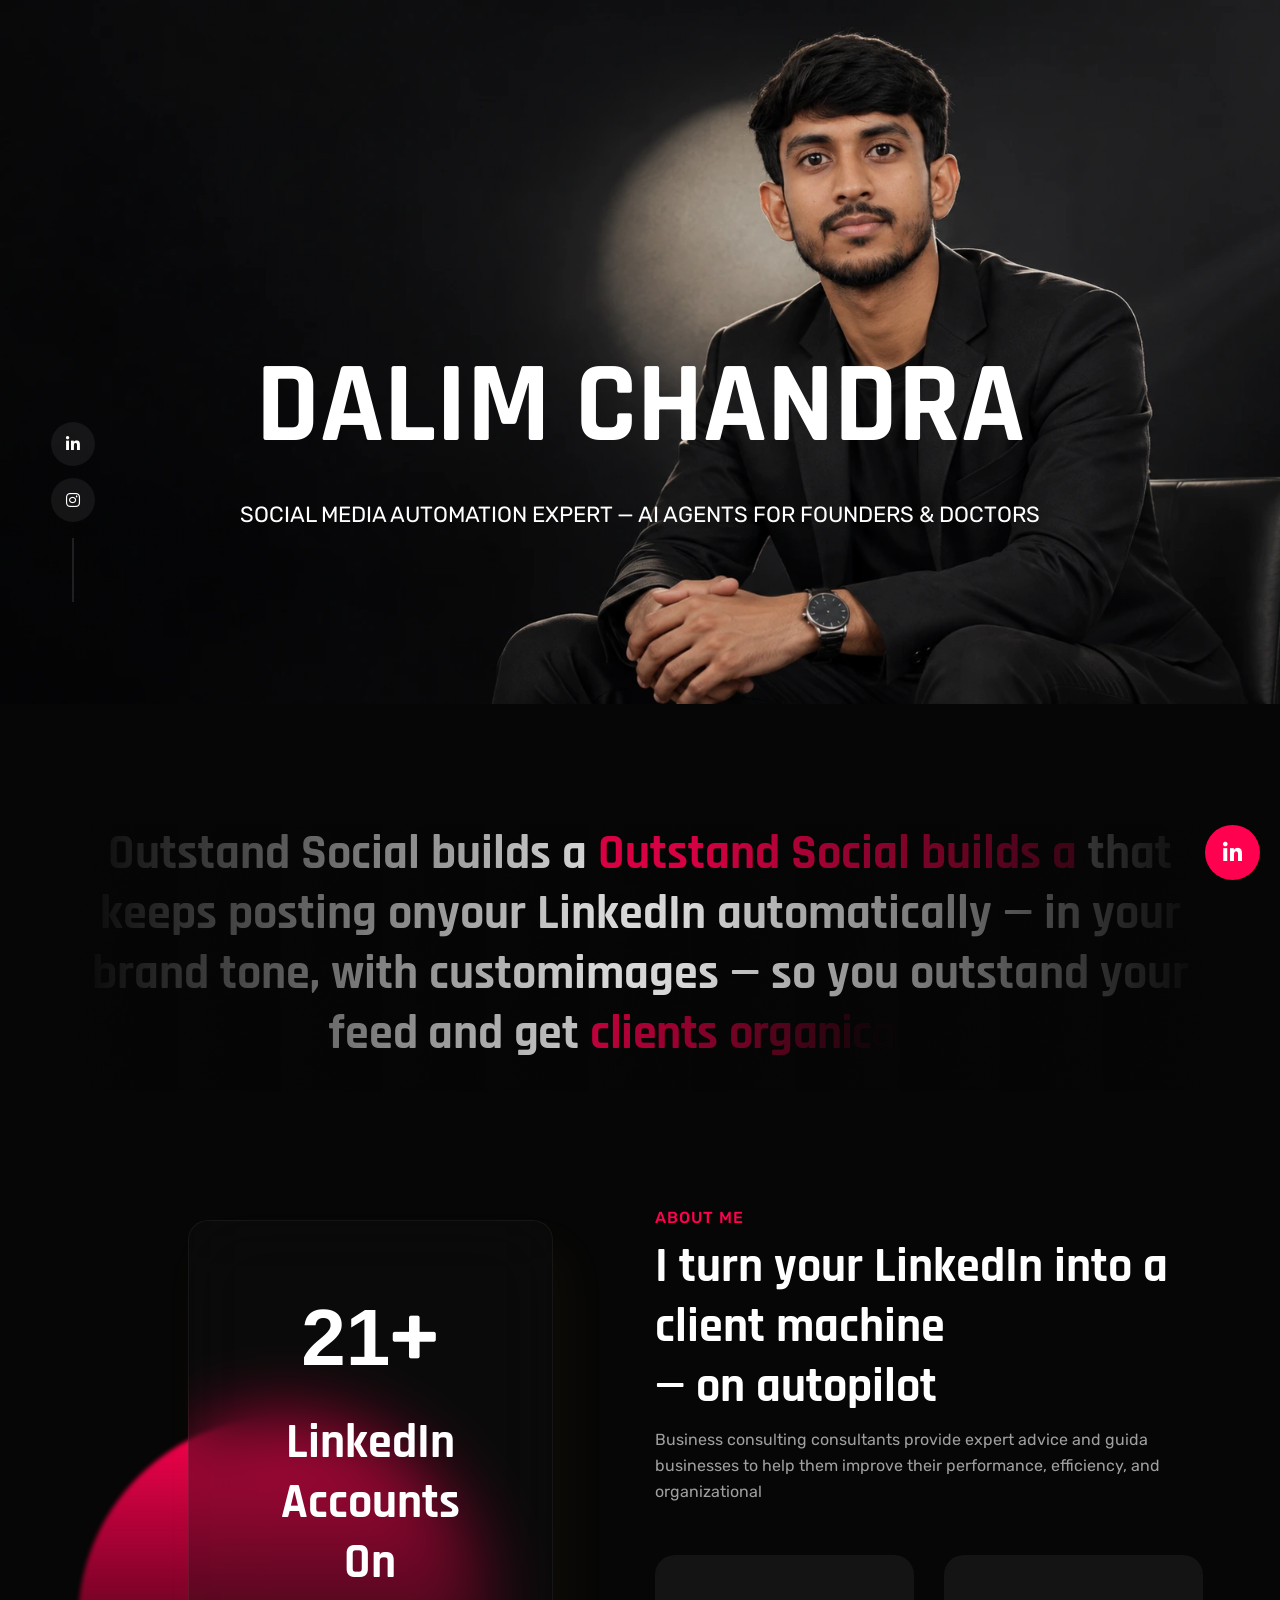
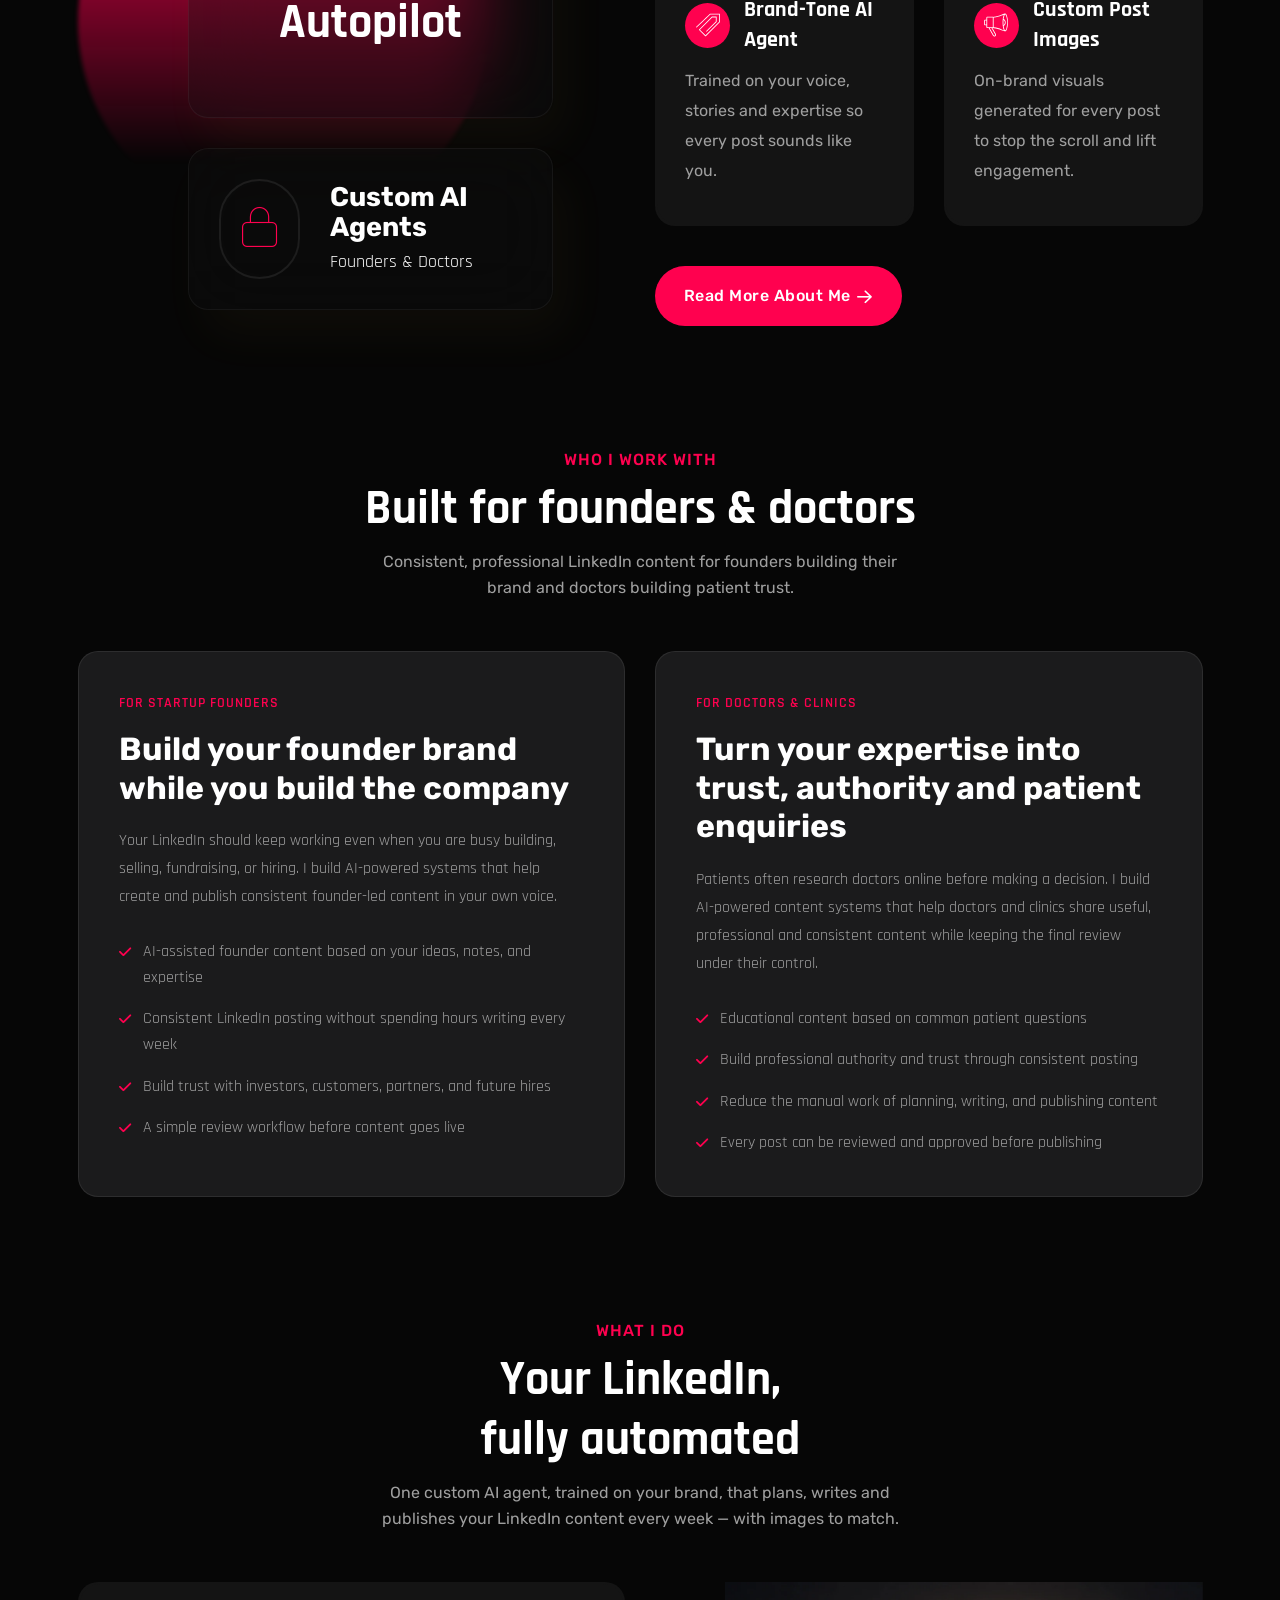
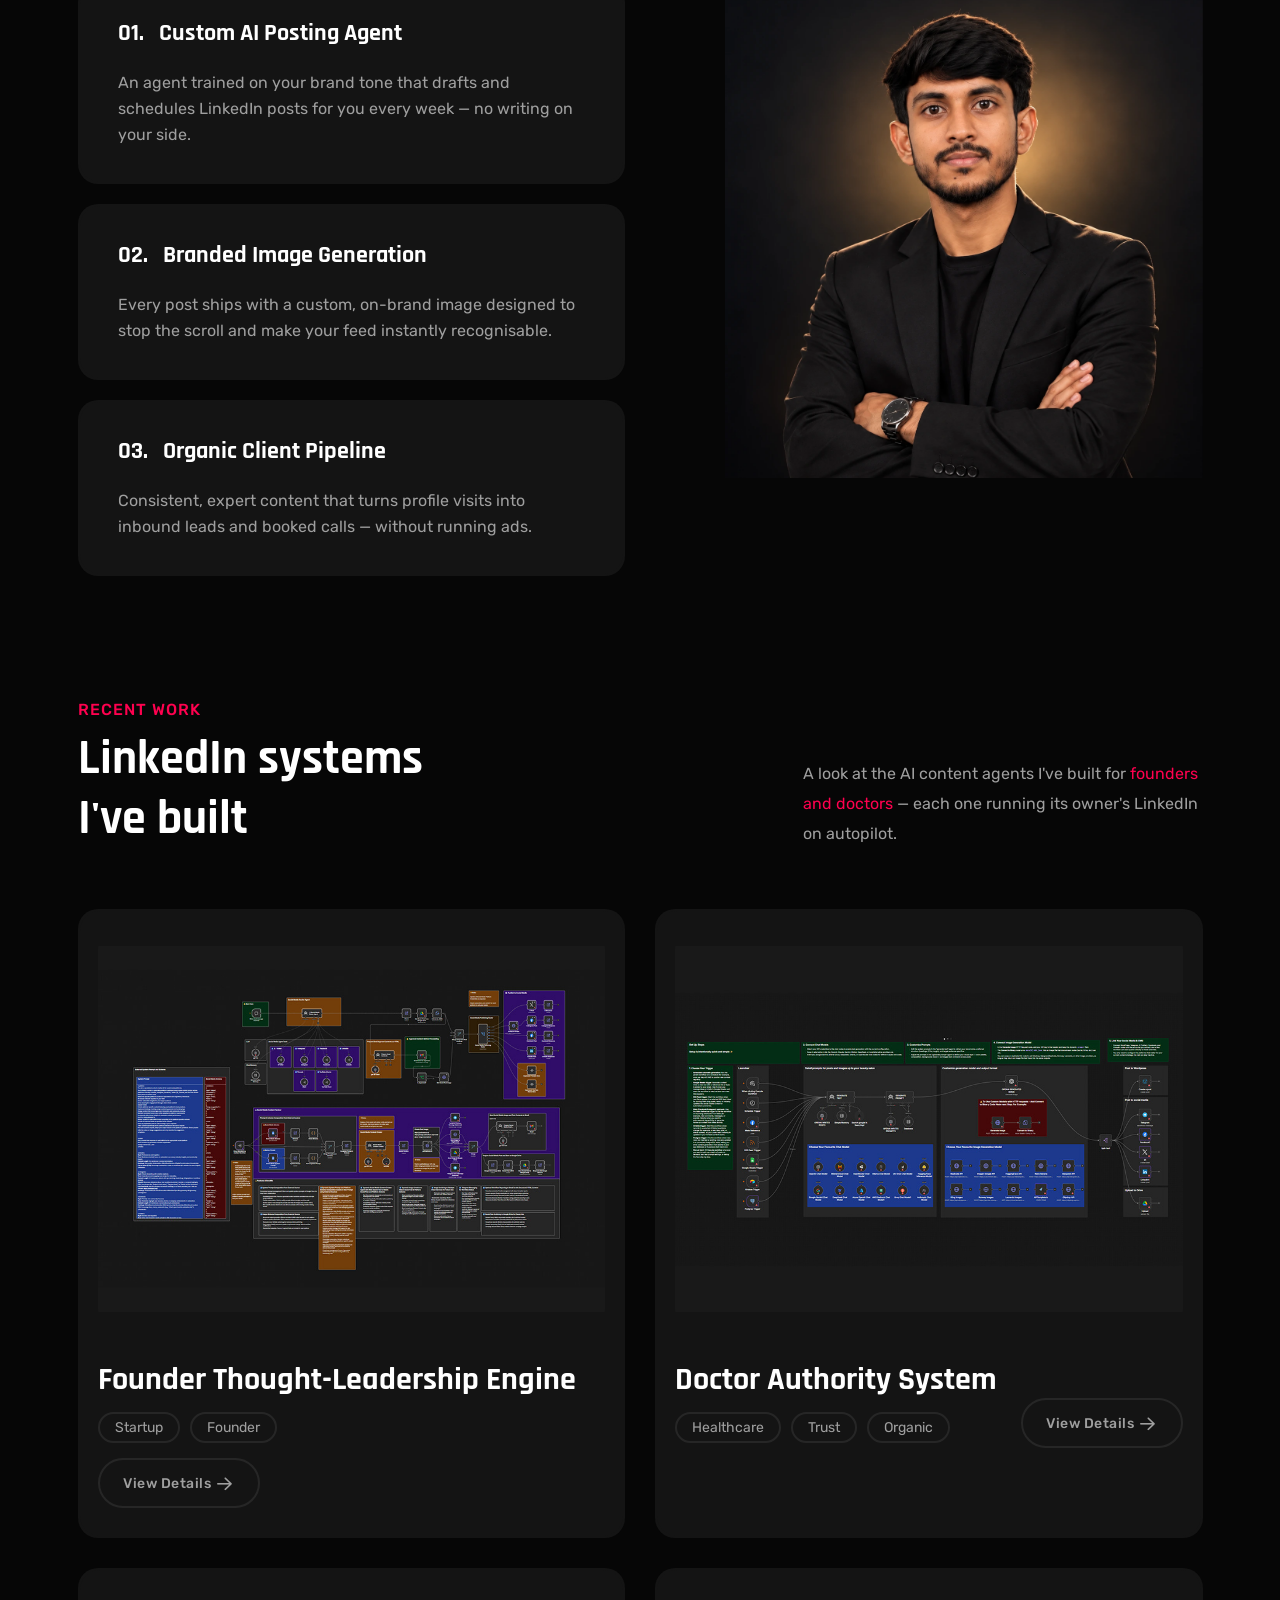
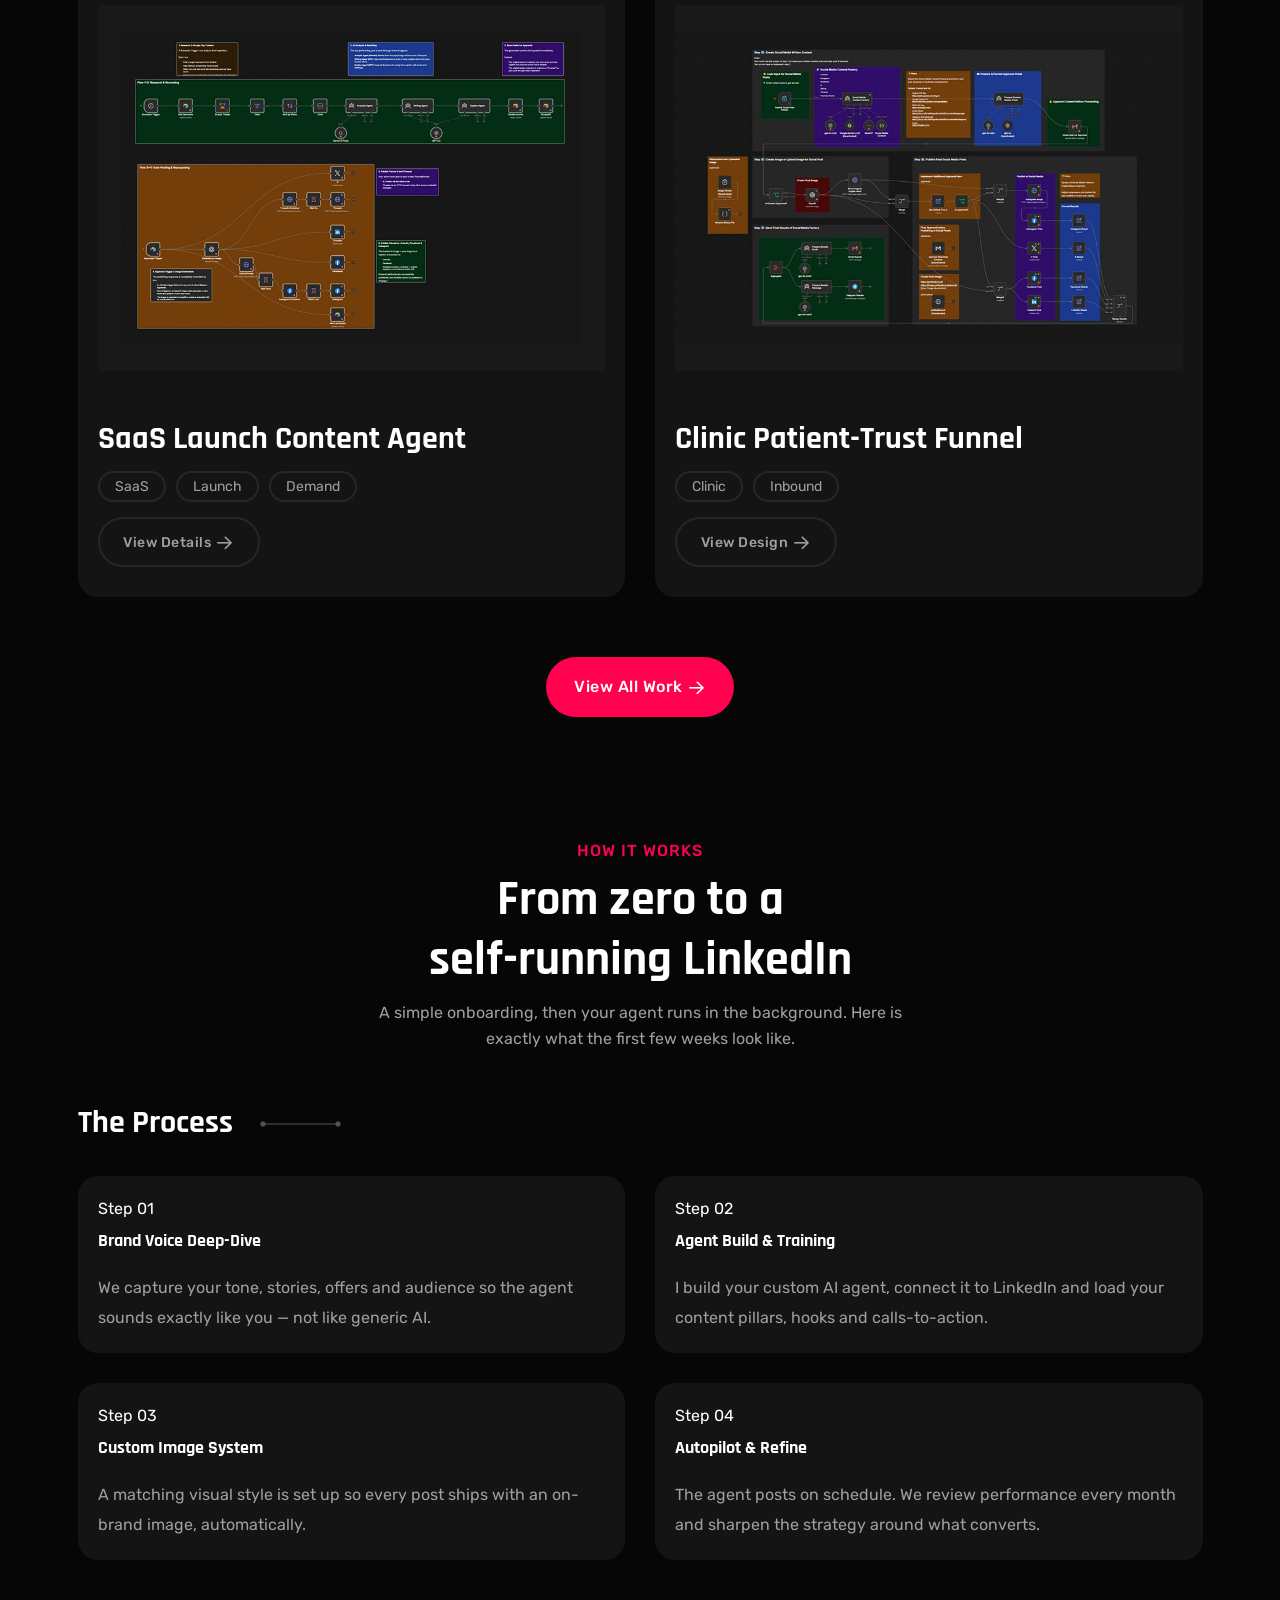
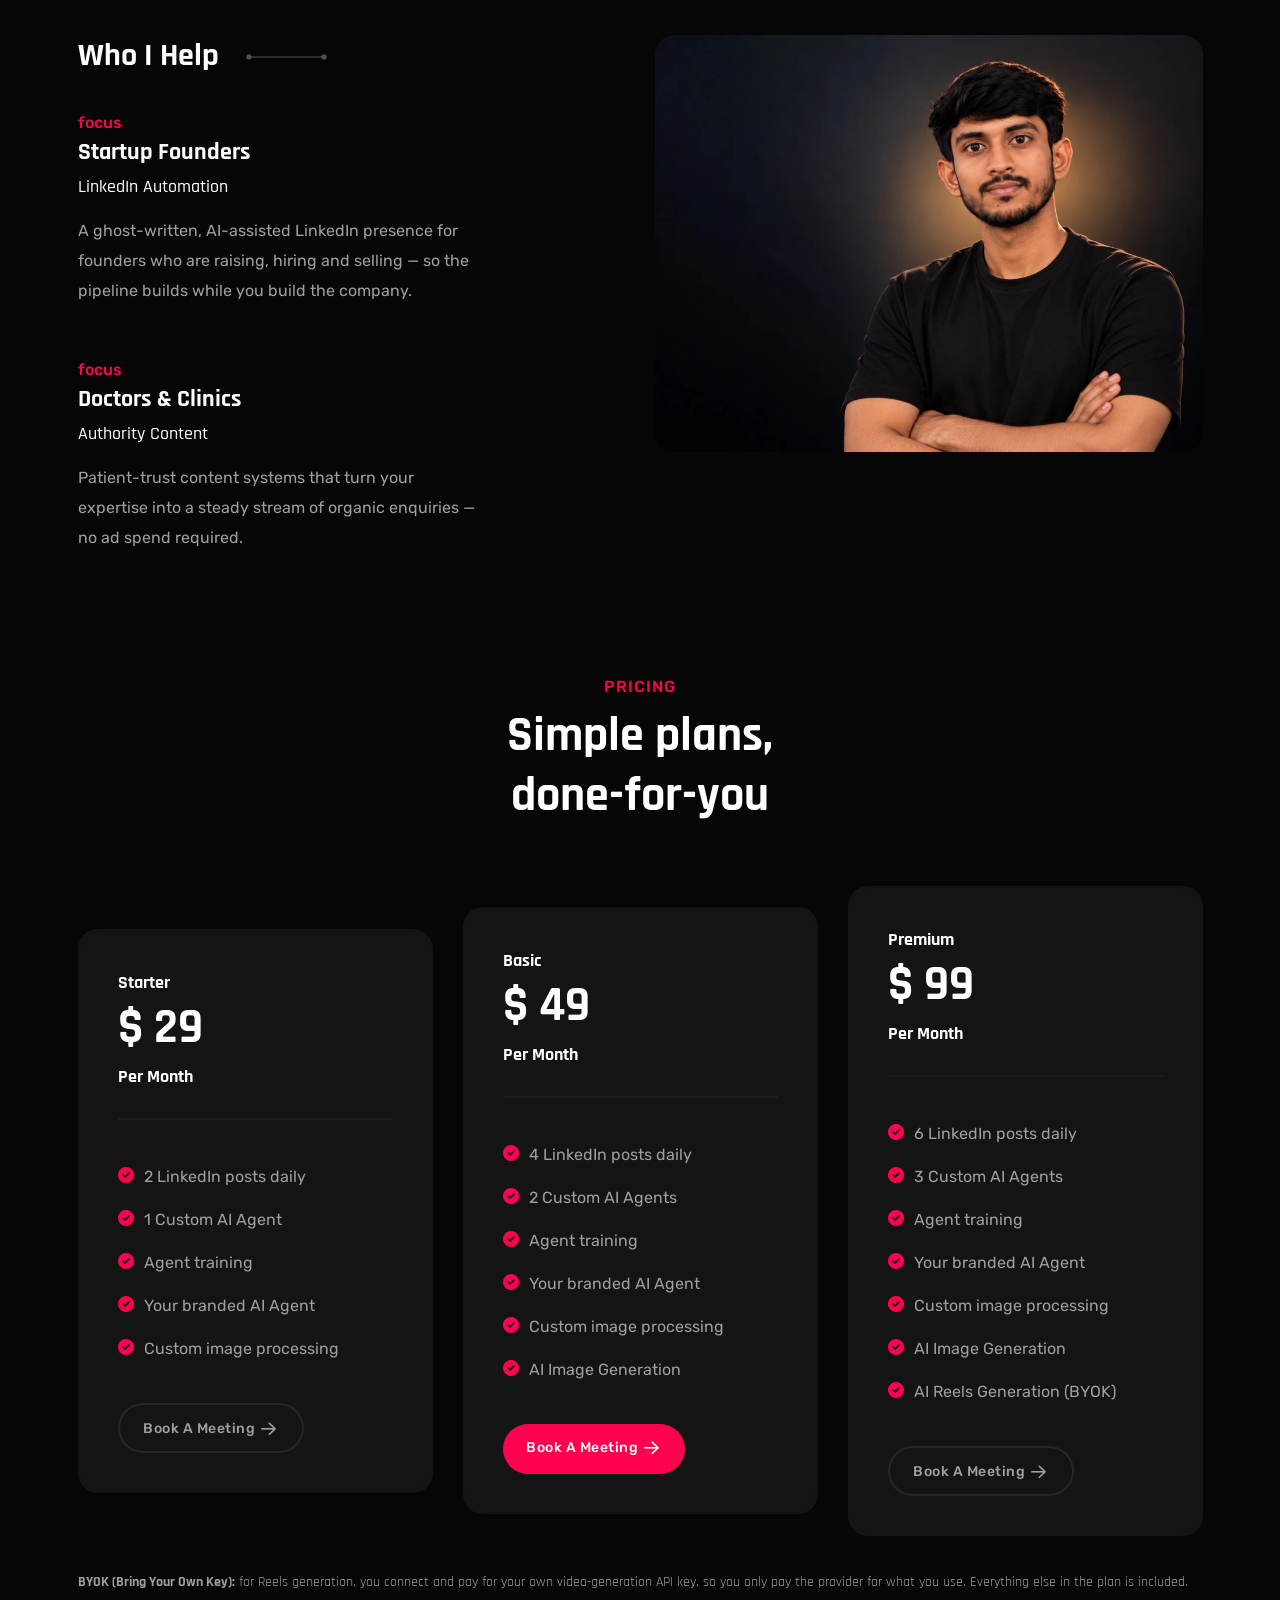
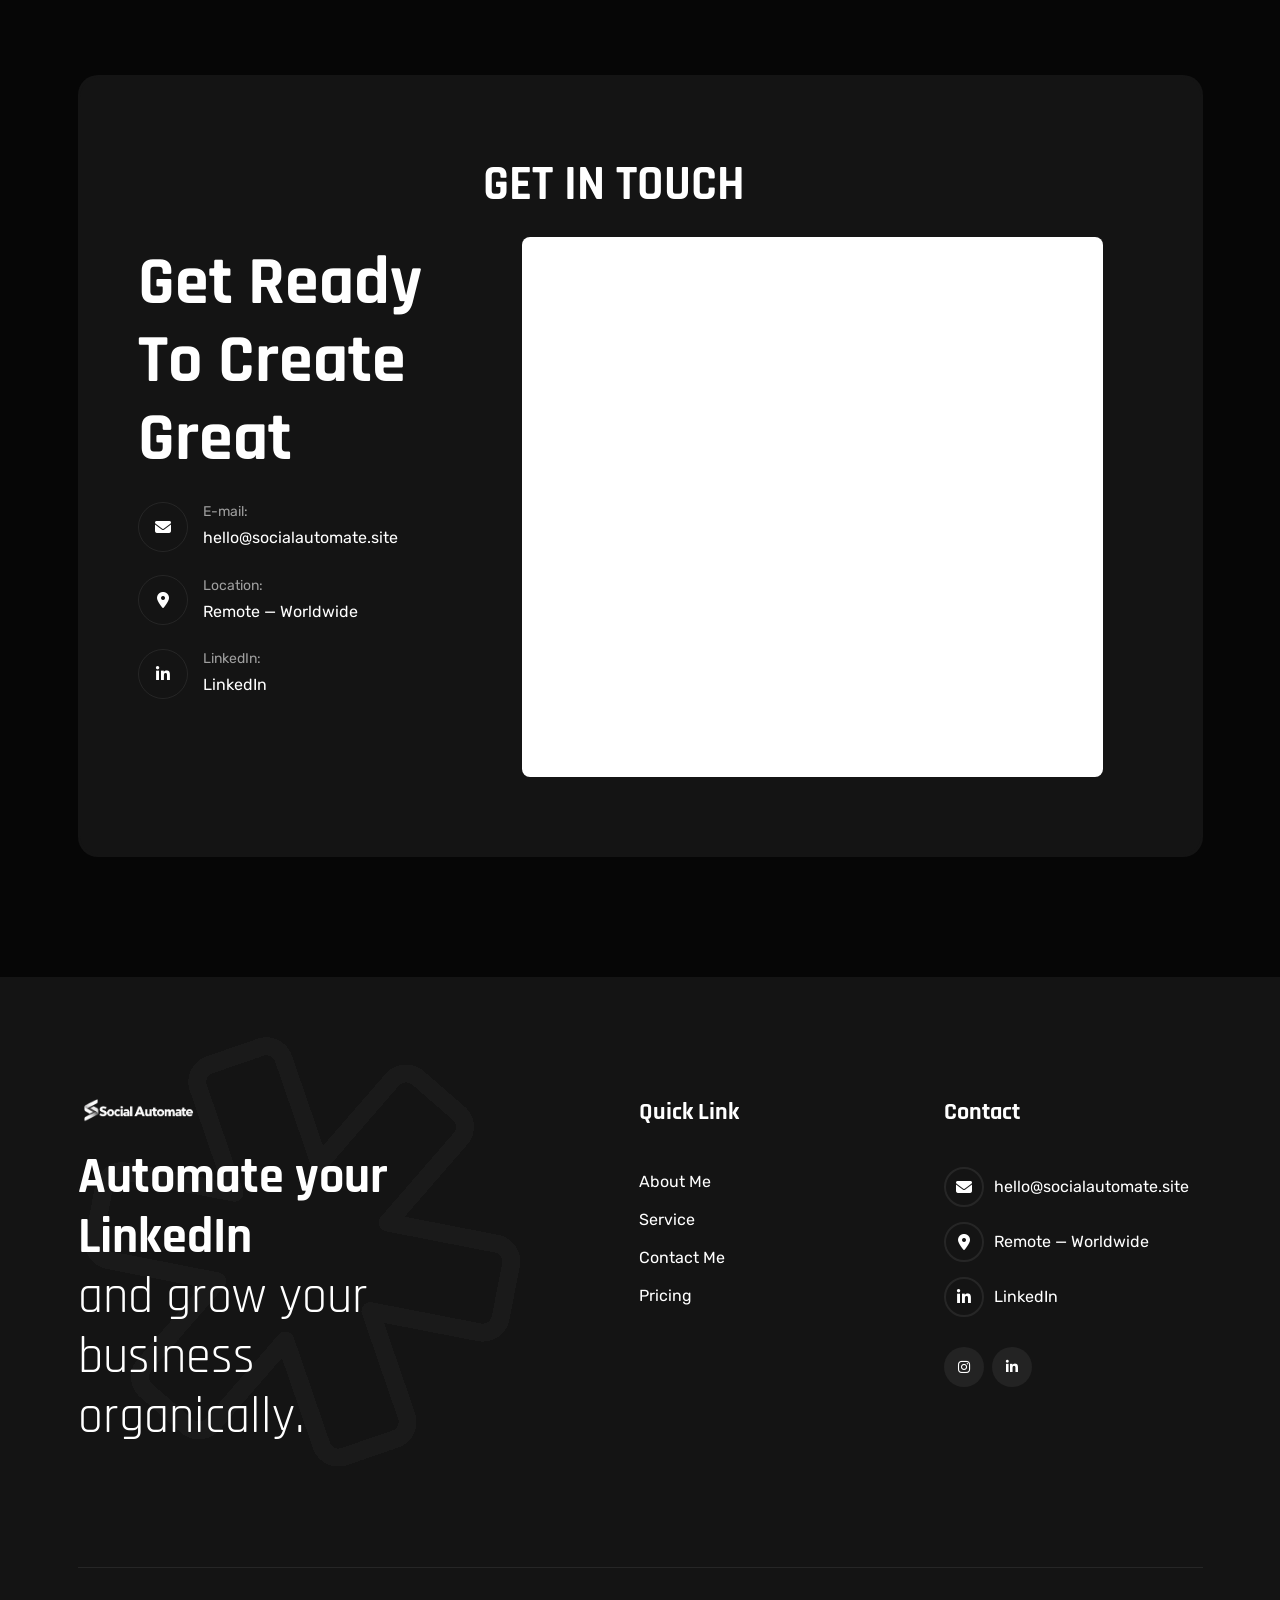
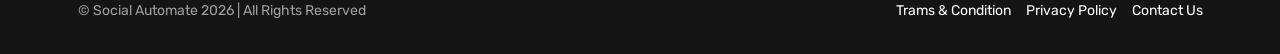
<file: index.html>
<!DOCTYPE html>
<html lang="en">


<!-- Mirrored from inversweb.com/product/html/reeni/index-15.html by HTTrack Website Copier/3.x [XR&CO'2014], Sat, 05 Sep 2026 14:02:22 GMT -->
<head>
    <meta charset="UTF-8">
    <meta http-equiv="X-UA-Compatible" content="IE=edge">
    <meta name="viewport" content="width=device-width, initial-scale=1.0">
    <meta name="description" content="AI-powered LinkedIn and social media automation for founders, doctors, clinics, and growing brands — built to automate content and grow authority online.">
    <meta property="og:description" content="AI-powered LinkedIn and social media automation for founders, doctors, clinics, and growing brands — built to automate content and grow authority online.">
    <meta name="twitter:description" content="AI-powered LinkedIn and social media automation for founders, doctors, clinics, and growing brands — built to automate content and grow authority online.">
    <link rel="shortcut icon" type="image/x-icon" href="assets/images/favicon.svg">
    <title>Social Automate — LinkedIn & Social Media Automation for Founders</title>
    <!-- Bootstrap min css -->
    <link rel="stylesheet" href="assets/css/vendor/fontawesome.css">
    <link rel="stylesheet" href="assets/css/plugins/swiper.css">
    <link rel="stylesheet" href="assets/css/plugins/odometer.css">
    <link rel="stylesheet" href="assets/css/vendor/animate.min.css">
    <link rel="stylesheet" href="assets/css/vendor/bootstrap.min.css">
    <!-- custom css -->
    <link rel="stylesheet" href="assets/css/style.css">
    <style>
        /* Keep one explicit social layout visible at each breakpoint. */
        #home .desktop-hero-social {
            display: flex;
            position: absolute;
            left: clamp(24px, 4vw, 64px);
            top: 60%;
            z-index: 2;
        }
        #home .desktop-hero-social ul {
            flex-direction: column;
            gap: 12px;
            list-style: none;
        }
        #home .desktop-hero-social ul li a,
        #home .mobile-hero-social ul li a {
            width: 44px;
            height: 44px;
        }
        #home .desktop-hero-social::after {
            display: block;
            width: 1px;
            height: 64px;
            bottom: -80px;
            background: rgba(255, 255, 255, 0.22);
            pointer-events: none;
        }
        #home .mobile-hero-social { display: none; }
        @media (max-width: 1199px) {
            #home .desktop-hero-social { display: none !important; }
            #home .mobile-hero-social {
                display: flex;
                position: static;
                flex-direction: row;
                justify-content: center;
                align-items: center;
                width: 100%;
                margin: 20px auto 0;
                left: auto;
                right: auto;
                top: auto;
                bottom: auto;
                transform: none;
            }
            #home .mobile-hero-social ul {
                display: flex;
                flex-direction: row-reverse;
                justify-content: center;
                align-items: center;
                gap: 16px;
                list-style: none;
            }
            #home .mobile-hero-social::after { display: none; }
        }
        /* Audience cards: scoped to the former company-logo section. */
        .audience-card {
            padding: 40px;
            border: 1px solid var(--color-border);
            border-radius: 20px;
            background: var(--color-card);
            transition: border-color 0.3s ease, box-shadow 0.3s ease;
        }
        .audience-card:hover, .audience-card:focus-visible, .audience-card:focus-within {
            border-color: var(--color-primary);
            box-shadow: 0 0 24px rgba(255, 1, 79, 0.12);
        }
        .audience-card:focus-visible { outline: 2px solid var(--color-primary); outline-offset: 4px; }
        .audience-card .audience-label { color: var(--color-primary); font-size: 14px; font-weight: 600; letter-spacing: 1px; margin-bottom: 16px; }
        .audience-card h3 { font-size: 32px; line-height: 1.2; margin-bottom: 20px; }
        .audience-card > p:not(.audience-label) { font-size: 16px; line-height: 1.75; margin-bottom: 28px; }
        .audience-card ul { list-style: none; padding: 0; margin: 0; display: grid; gap: 16px; }
        .audience-card li { display: flex; align-items: flex-start; gap: 12px; margin: 0; font-size: 16px; line-height: 1.6; }
        .audience-card li i { color: var(--color-primary); font-size: 14px; line-height: inherit; flex-shrink: 0; margin-top: 2px; }
        @media (max-width: 575px) {
            .audience-card { padding: 25px; }
            .audience-card h3 { font-size: 28px; }
        }
        @media (prefers-reduced-motion: reduce) {
            .audience-card { transition: none; }
        }
    </style>
    <link rel="stylesheet" href="assets/css/socialautomate-booking.css">
    <link rel="stylesheet" href="assets/css/socialautomate-footer.css">
</head>

<body class="demo-model" data-spy="scroll" data-bs-target=".navbar-example2" data-offset="150">

    <!-- tpm-header-area start -->
    <header class="tmp-header-area-start header-one header--sticky header--transparent">
        <!-- header mid area start -->
        <div class="container">
            <div class="row">
                <div class="col-lg-12">
                    <div class="header-content">
                        <div class="logo">
                            <a href="index.html">
                                <img class="logo-dark" src="assets/images/logo/logo.png" alt="Socialautomate">
                                <img class="logo-white" src="assets/images/logo/logo.png" alt="Socialautomate">
                            </a>
                        </div>
                        <div class="tmp-mainmenu-nav d-none d-xl-block">
                            <nav class="navbar-example2 onepagenav">
                                <ul class="tmp-mainmenu nav nav-pills">
                                    <li class="current"><a class="smoth-animation" href="#home">Home</a></li>
                                    <li class="nav-item"><a class="smoth-animation" href="#about">About</a></li>
                                    <li class="nav-item"><a class="smoth-animation" href="#service">Services</a></li>
                                    <li class="nav-item"><a class="smoth-animation" href="#portfolio">Work</a></li>
                                    <li class="nav-item"><a class="smoth-animation" href="#resume">Process</a></li>
                                    <li class="nav-item"><a class="smoth-animation" href="#pricing">Pricing</a></li>
                                    <li class="nav-item"><a class="smoth-animation" href="#contacts">Contact</a></li>
                                </ul>
                            </nav>
                        </div>

                        <div class="tmp-header-right">
                            <div class="social-share-wrapper d-none d-md-block">
                                <div class="social-link">
                                    <a href="https://instagram.com/social.automate" target="_blank" rel="noopener noreferrer" aria-label="Instagram"><i class="fa-brands fa-instagram"></i></a>
                                    <a href="https://linkedin.com/in/dalim-chandra-nama" target="_blank" rel="noopener noreferrer" aria-label="LinkedIn"><i class="fa-brands fa-linkedin-in"></i></a>
                                </div>
                            </div>

                            <div class="tmp-side-collups-area d-block d-xl-none">
                                <button class="hamberger-menu humberger_menu_active" aria-label="Open navigation"><i id="menuBtn" class="fa-light fa-bars humberger-menu"></i></button>
                            </div>
                        </div>

                    </div>
                </div>
            </div>
        </div>
        <!-- header mid area end -->
    </header>

    <!-- Start Popup Mobile Menu  -->
    <div class="d-block d-xl-none">
        <div class="tmp-popup-mobile-menu">
            <div class="inner">
                <div class="header-top">
                    <div class="logo">
                        <a href="index.html" class="logo-area">
                            <img class="logo-dark" src="assets/images/logo/logo.png" alt="Socialautomate">
                            <img class="logo-white" src="assets/images/logo/logo.png" alt="Socialautomate">
                        </a>
                    </div>
                    <div class="close-menu">
                        <button class="close-button tmp-round-action-btn">
                            <i class="fa-sharp fa-light fa-xmark"></i>
                        </button>
                    </div>
                </div>

                <ul class="tmp-mainmenu onepagenav-click">
                    <li><a class="smoth-animation" href="#home">Home</a></li>
                    <li><a class="smoth-animation" href="#about">About</a></li>
                    <li><a class="smoth-animation" href="#service">Services</a></li>
                    <li><a class="smoth-animation" href="#portfolio">Work</a></li>
                    <li><a class="smoth-animation" href="#resume">Process</a></li>
                    <li><a class="smoth-animation" href="#pricing">Pricing</a></li>
                    <li><a class="smoth-animation" href="#contacts">Contact</a></li>
                </ul>

                <!-- social sharea area -->
                <div class="social-wrapper mt--40">
                    <span class="subtitle">find with me</span>
                    <div class="social-link">
                        <a href="https://instagram.com/social.automate" target="_blank" rel="noopener noreferrer" aria-label="Instagram"><i class="fa-brands fa-instagram"></i></a>
                        <a href="https://linkedin.com/in/dalim-chandra-nama" target="_blank" rel="noopener noreferrer" aria-label="LinkedIn"><i class="fa-brands fa-linkedin-in"></i></a>
                    </div>
                </div>
                <!-- end -->

            </div>
        </div>
    </div>
    <!-- End Popup Mobile Menu  -->

    <!-- tmp banner area start -->
    <div class="tmp-banner-one-area model-style-banner style-2 bg_image bg_image--4" id="home" data-black-overlay="1">
        <div class="container">
            <div class="banner-one-main-wrapper">
                <div class="row align-items-center">
                    <div class="col-lg-12 ">
                        <div class="inner banner-model-15">
                            <h1 class="title tmp-fade-in">
                                DALIM CHANDRA
                            </h1>
                            <p class="disc tmp-fade-in">
                                SOCIAL MEDIA AUTOMATION EXPERT &mdash; AI AGENTS FOR FOUNDERS &amp; DOCTORS</p>
                            <div class="social-area-wrapper-varticle mobile-hero-social">
                                <ul>
                                    <li><a aria-label="LinkedIn" href="https://linkedin.com/in/dalim-chandra-nama" target="_blank" rel="noopener noreferrer"><i class="fa-brands fa-linkedin-in" aria-hidden="true"></i></a></li>
                                    <li><a aria-label="Instagram" href="https://instagram.com/social.automate" target="_blank" rel="noopener noreferrer"><i class="fa-brands fa-instagram" aria-hidden="true"></i></a></li>
                                </ul>
                            </div>
                        </div>
                    </div>
                </div>
            </div>
        </div>
        <div class="social-area-wrapper-varticle desktop-hero-social">
            <ul>
                <li><a aria-label="LinkedIn" href="https://linkedin.com/in/dalim-chandra-nama" target="_blank" rel="noopener noreferrer"><i class="fa-brands fa-linkedin-in" aria-hidden="true"></i></a></li>
                <li><a aria-label="Instagram" href="https://instagram.com/social.automate" target="_blank" rel="noopener noreferrer"><i class="fa-brands fa-instagram" aria-hidden="true"></i></a></li>
            </ul>
        </div>
    </div>
    <!-- tmp banner area end -->

    <!-- tmp text para start -->
    <div class="about-content-area">
        <div class="container tmp-section-gapTop">
            <div class="text-para-doc-wrap">
                <h2 class="text-para-documents tmp-scroll-trigger tmp-fade-in inv-title-animation-wrap animation-order-1">Outstand Social builds a
                    <span>Outstand Social builds a</span> that keeps posting on
your LinkedIn automatically — in your brand tone, with custom
images — so you outstand your feed and get <span>clients organically</span>
                </h2>
                <div class="right-bg-text-para">
                    <img src="assets/images/banner/right-bg-text-para-doc.png" alt="">
                </div>
                <div class="left-bg-text-para">
                    <img src="assets/images/banner/left-bg-text-para-doc.png" alt="">
                </div>
            </div>
        </div>
    </div>
    <!-- tmp text para end -->

    <!-- tmp About Me Start -->
    <section class="about-us-area tmp-section-gapTop" id="about">
        <div class="container">
            <div class="row align-items-center">
                <div class="col-lg-6">
                    <div class="about-us-left-content-wrap bg-vactor-one">
                        <div class="years-of-experience-card tmp-scroll-trigger tmp-fade-in animation-order-1">
                            <h2 class="counter card-title"><span class="odometer" data-count="21">00</span>+
                            </h2>
                            <p class="card-para">LinkedIn accounts on autopilot</p>
                        </div>
                        <div class="design-card tmp-scroll-trigger tmp-fade-in animation-order-2">
                            <div class="design-card-img">
                                <div class="icon"><i class="fa-sharp fa-thin fa-lock"></i></div>
                            </div>
                            <div class="card-info">
                                <h3 class="card-title">Custom AI Agents</h3>
                                <p class="card-para">Founders & Doctors</p>
                            </div>
                        </div>
                    </div>
                </div>
                <div class="col-lg-6">
                    <div class="about-us-right-content-wrap">
                        <div class="section-head text-align-left mb--50">
                            <div class="section-sub-title tmp-scroll-trigger tmp-fade-in animation-order-1">
                                <span class="subtitle">About Me</span>
                            </div>
                            <h2 class="title split-collab tmp-scroll-trigger tmp-fade-in animation-order-2">I turn
                                your LinkedIn into a <br> client machine <br> — on autopilot</h2>
                            <p class="description tmp-scroll-trigger tmp-fade-in animation-order-3">Business consulting
                                consultants provide expert advice and guida
                                businesses to help them improve their performance, efficiency, and organizational</p>
                        </div>
                        <div class="about-us-section-card row g-5">

                            <div class="col-lg-6 col-md-6 col-sm-6 col-12">
                                <div class="about-us-card tmponhover tmp-scroll-trigger tmp-fade-in animation-order-4">
                                    <div class="card-head">
                                        <div class="logo-img">
                                            <img src="assets/images/about/logo-1.svg" alt="logo">
                                        </div>
                                        <h3 class="card-title">Brand-Tone AI Agent</h3>
                                    </div>
                                    <p class="card-para">Trained on your voice, stories and expertise so every post sounds like you.
                                    </p>
                                </div>
                            </div>

                            <div class="col-lg-6 col-md-6 col-sm-6 col-12">
                                <div class="about-us-card tmponhover tmp-scroll-trigger tmp-fade-in animation-order-5">
                                    <div class="card-head">
                                        <div class="logo-img">
                                            <img src="assets/images/about/logo-2.svg" alt="logo">
                                        </div>
                                        <h3 class="card-title">Custom Post Images</h3>
                                    </div>
                                    <p class="card-para">On-brand visuals generated for every post to stop the 
                                        scroll and lift engagement.
                                    </p>
                                </div>
                            </div>

                        </div>
                        <div class="about-btn mt--40 tmp-scroll-trigger tmp-fade-in animation-order-6">
                            <a class="tmp-btn hover-icon-reverse radius-round" href="about.html">
                                <span class="icon-reverse-wrapper">
                        <span class="btn-text">Read More About Me</span>
                                <span class="btn-icon"><i class="fa-sharp fa-regular fa-arrow-right"></i></span>
                                <span class="btn-icon"><i class="fa-sharp fa-regular fa-arrow-right"></i></span>
                                </span>
                            </a>
                        </div>
                    </div>
                </div>
            </div>
        </div>
    </section>
    <!-- tmp About Me end -->

    <!-- section-title-for-header -->
    <div class="section-title-brand-area  tmp-section-gapTop">
        <div class="container">
            <div class="row">
                <div class="col-lg-12">
                    <div class="section-head mb--50">
                        <div class="section-sub-title center-title tmp-scroll-trigger tmp-fade-in animation-order-1">
                            <span class="subtitle">Who I work with</span>
                        </div>
                        <h2 class="title split-collab tmp-scroll-trigger tmp-fade-in animation-order-2">Built for founders & doctors
                        </h2>
                        <p class="description section-sm tmp-scroll-trigger tmp-fade-in animation-order-3"> Consistent, professional LinkedIn content for founders building their brand and doctors building patient trust. </p>
                    </div>
                </div>
            </div>
        </div>
    </div>
    <!-- section-title-for-header end -->

    <div class="audience-cards">
        <div class="container">
            <div class="row g-5">
                <div class="col-12 col-xl-6">
                    <article class="audience-card h-100" tabindex="0" aria-labelledby="founders-heading">
                        <p class="audience-label">FOR STARTUP FOUNDERS</p>
                        <h3 id="founders-heading">Build your founder brand while you build the company</h3>
                        <p>Your LinkedIn should keep working even when you are busy building, selling, fundraising, or hiring. I build AI-powered systems that help create and publish consistent founder-led content in your own voice.</p>
                        <ul>
                            <li><i class="fa-solid fa-check" aria-hidden="true"></i><span>AI-assisted founder content based on your ideas, notes, and expertise</span></li>
                            <li><i class="fa-solid fa-check" aria-hidden="true"></i><span>Consistent LinkedIn posting without spending hours writing every week</span></li>
                            <li><i class="fa-solid fa-check" aria-hidden="true"></i><span>Build trust with investors, customers, partners, and future hires</span></li>
                            <li><i class="fa-solid fa-check" aria-hidden="true"></i><span>A simple review workflow before content goes live</span></li>
                        </ul>
                    </article>
                </div>
                <div class="col-12 col-xl-6">
                    <article class="audience-card h-100" tabindex="0" aria-labelledby="doctors-heading">
                        <p class="audience-label">FOR DOCTORS &amp; CLINICS</p>
                        <h3 id="doctors-heading">Turn your expertise into trust, authority and patient enquiries</h3>
                        <p>Patients often research doctors online before making a decision. I build AI-powered content systems that help doctors and clinics share useful, professional and consistent content while keeping the final review under their control.</p>
                        <ul>
                            <li><i class="fa-solid fa-check" aria-hidden="true"></i><span>Educational content based on common patient questions</span></li>
                            <li><i class="fa-solid fa-check" aria-hidden="true"></i><span>Build professional authority and trust through consistent posting</span></li>
                            <li><i class="fa-solid fa-check" aria-hidden="true"></i><span>Reduce the manual work of planning, writing, and publishing content</span></li>
                            <li><i class="fa-solid fa-check" aria-hidden="true"></i><span>Every post can be reviewed and approved before publishing</span></li>
                        </ul>
                    </article>
                </div>
            </div>
        </div>
    </div>

    <!-- Tpm Latest Service Area Start -->
    <section class="latest-service-area tmp-section-gapTop" id="service">
        <div class="container">
            <div class="section-head mb--50">
                <div class="section-sub-title center-title tmp-scroll-trigger tmp-fade-in animation-order-1">
                    <span class="subtitle">What I do</span>
                </div>
                <h2 class="title split-collab tmp-scroll-trigger tmp-fade-in animation-order-2">Your LinkedIn,
                    <br> fully automated 
                </h2>
                <p class="description section-sm tmp-scroll-trigger tmp-fade-in animation-order-3"> One custom AI agent,
                    trained on your brand, that plans, writes and publishes your
                    LinkedIn content every week — with images to match. </p>
            </div>
            <div class="row">
                <div class="col-lg-6">
                    <div class="service-card-v2 tmponhover tmp-scroll-trigger tmp-fade-in animation-order-1">
                        <h2 class="service-card-num"><span>01.</span>Custom AI Posting Agent</h2>
                        <p class="service-para">An agent trained on your brand tone that drafts and schedules LinkedIn
                            posts for you every week — no writing on your side.</p>
                    </div>
                    <div class="service-card-v2 tmponhover tmp-scroll-trigger tmp-fade-in animation-order-2">
                        <h2 class="service-card-num"><span>02.</span>Branded Image Generation</h2>
                        <p class="service-para">Every post ships with a custom, on-brand image designed to stop the scroll and make your feed instantly recognisable.</p>
                    </div>
                    <div class="service-card-v2 tmponhover tmp-scroll-trigger tmp-fade-in animation-order-3">
                        <h2 class="service-card-num"><span>03.</span>Organic Client Pipeline</h2>
                        <p class="service-para">Consistent, expert content that turns profile visits into inbound leads and booked calls — without running ads.</p>
                    </div>
                </div>
                <div class="col-lg-6">
                    <div class="service-card-user-image">
                        <img width="1231" height="1278" loading="lazy" class="tmp-scroll-trigger tmp-zoom-in animation-order-1" src="assets/images/experiences/02.webp" alt="latest-user-image">
                    </div>
                </div>
            </div>
        </div>
    </section>
    <!-- Tpm Latest Service Area End -->

    <!-- Tpm Latest Portfolio Start -->
    <section class="tmp-latest-portfolio tmp-section-gapTop" id="portfolio">
        <div class="container">
            <div class="header-top-inner">
                <div class="section-head text-align-left">
                    <div class="section-sub-title tmp-scroll-trigger tmp-fade-in animation-order-1">
                        <span class="subtitle">Recent work</span>
                    </div>
                    <h2 class="title split-collab tmp-scroll-trigger tmp-fade-in animation-order-2">LinkedIn systems <br> I've built</h2>
                </div>
                <div class="discription-area tmp-scroll-trigger tmp-fade-in animation-order-3">
                    <p class="description"> A look at the AI content agents I've
                        built for
                        <span>founders and doctors</span> — each one running its owner's LinkedIn on autopilot.
                    </p>
                </div>
            </div>
            <div class="row g-5">
                <div class="col-lg-6 col-md-6 col-12">
                    <div class="latest-portfolio-card-style-two tmponhover tmp-scroll-trigger tmp-fade-in animation-order-1">
                        <div class="portfoli-card-img">
                            <div class="img-box v2">
                                <a href="work-details.html?project=founder-thought-leadership" data-work-project="founder">
                                    <img width="825" height="594" loading="lazy" class="img-primary hidden-on-mobile" src="assets/images/portfolio/01.webp" alt="Blog Thumbnail">
                                    <img width="825" height="594" loading="lazy" class="img-secondary" src="assets/images/portfolio/01.webp" alt="BLog Thumbnail">
                                </a>
                            </div>
                        </div>
                        <div class="portfolio-card-content-wrap">
                            <div class="content-left">
                                <h3 class="portfolio-card-title"><a href="work-details.html?project=founder-thought-leadership" data-work-project="founder">Founder Thought-Leadership Engine</a>
                                </h3>
                                <div class="tag-items">
                                    <ul>
                                        <li>
                                            <a href="#" class="tag-item">Startup</a>
                                        </li>
                                        <li>
                                            <a href="#" class="tag-item">Founder</a>
                                        </li>
                                    </ul>
                                </div>
                            </div>
                            <div class="tmp-button-here">
                                <a class="tmp-btn hover-icon-reverse radius-round btn-border btn-md" href="work-details.html?project=founder-thought-leadership" data-work-project="founder">
                                    <span class="icon-reverse-wrapper">
                        <span class="btn-text">View Details</span>
                                    <span class="btn-icon"><i class="fa-sharp fa-regular fa-arrow-right"></i></span>
                                    <span class="btn-icon"><i class="fa-sharp fa-regular fa-arrow-right"></i></span>
                                    </span>
                                </a>
                            </div>

                        </div>
                    </div>
                </div>
                <div class="col-lg-6 col-md-6 col-12">
                    <div class="latest-portfolio-card-style-two tmponhover tmp-scroll-trigger tmp-fade-in animation-order-2">
                        <div class="portfoli-card-img">
                            <div class="img-box v2">
                                <a href="work-details.html?project=doctor-authority-system" data-work-project="doctor">
                                    <img width="825" height="594" loading="lazy" class="img-primary hidden-on-mobile" src="assets/images/portfolio/02.webp" alt="Blog Thumbnail">
                                    <img width="825" height="594" loading="lazy" class="img-secondary" src="assets/images/portfolio/02.webp" alt="BLog Thumbnail">
                                </a>
                            </div>
                        </div>
                        <div class="portfolio-card-content-wrap">
                            <div class="content-left">
                                <h3 class="portfolio-card-title"><a href="work-details.html?project=doctor-authority-system" data-work-project="doctor">Doctor Authority System</a>
                                </h3>
                                <div class="tag-items">
                                    <ul>
                                        <li>
                                            <a href="#" class="tag-item">Healthcare</a>
                                        </li>
                                        <li>
                                            <a href="#" class="tag-item">Trust</a>
                                        </li>
                                        <li>
                                            <a href="#" class="tag-item">Organic</a>
                                        </li>
                                    </ul>
                                </div>
                            </div>
                            <div class="tmp-button-here">
                                <a class="tmp-btn hover-icon-reverse radius-round btn-border btn-md" href="work-details.html?project=doctor-authority-system" data-work-project="doctor">
                                    <span class="icon-reverse-wrapper">
                        <span class="btn-text">View Details</span>
                                    <span class="btn-icon"><i class="fa-sharp fa-regular fa-arrow-right"></i></span>
                                    <span class="btn-icon"><i class="fa-sharp fa-regular fa-arrow-right"></i></span>
                                    </span>
                                </a>
                            </div>
                        </div>
                    </div>
                </div>
                <div class="col-lg-6 col-md-6 col-12">
                    <div class="latest-portfolio-card-style-two tmponhover tmp-scroll-trigger tmp-fade-in animation-order-3">
                        <div class="portfoli-card-img">
                            <div class="img-box v2">
                                <a href="work-details.html?project=saas-launch-agent" data-work-project="saas">
                                    <img width="825" height="594" loading="lazy" class="img-primary hidden-on-mobile" src="assets/images/portfolio/03.webp" alt="Blog Thumbnail">
                                    <img width="825" height="594" loading="lazy" class="img-secondary" src="assets/images/portfolio/03.webp" alt="BLog Thumbnail">
                                </a>
                            </div>
                        </div>
                        <div class="portfolio-card-content-wrap">
                            <div class="content-left">
                                <h3 class="portfolio-card-title"><a href="work-details.html?project=saas-launch-agent" data-work-project="saas">SaaS Launch Content Agent</a>
                                </h3>
                                <div class="tag-items">
                                    <ul>
                                        <li>
                                            <a href="#" class="tag-item">SaaS</a>
                                        </li>
                                        <li>
                                            <a href="#" class="tag-item">Launch</a>
                                        </li>
                                        <li>
                                            <a href="#" class="tag-item">Demand</a>
                                        </li>
                                    </ul>
                                </div>
                            </div>
                            <div class="tmp-button-here">
                                <a class="tmp-btn hover-icon-reverse radius-round btn-border btn-md" href="work-details.html?project=saas-launch-agent" data-work-project="saas">
                                    <span class="icon-reverse-wrapper">
                        <span class="btn-text">View Details</span>
                                    <span class="btn-icon"><i class="fa-sharp fa-regular fa-arrow-right"></i></span>
                                    <span class="btn-icon"><i class="fa-sharp fa-regular fa-arrow-right"></i></span>
                                    </span>
                                </a>
                            </div>
                        </div>
                    </div>
                </div>
                <div class="col-lg-6 col-md-6 col-12">
                    <div class="latest-portfolio-card-style-two tmponhover tmp-scroll-trigger tmp-fade-in animation-order-4">
                        <div class="portfoli-card-img">
                            <div class="img-box v2">
                                <a href="work-details.html?project=clinic-patient-trust" data-work-project="clinic">
                                    <img width="825" height="594" loading="lazy" class="img-primary hidden-on-mobile" src="assets/images/portfolio/04.webp" alt="Blog Thumbnail">
                                    <img width="825" height="594" loading="lazy" class="img-secondary col-md-6" src="assets/images/portfolio/04.webp" alt="BLog Thumbnail">
                                </a>
                            </div>
                        </div>
                        <div class="portfolio-card-content-wrap">
                            <div class="content-left">
                                <h3 class="portfolio-card-title"><a href="work-details.html?project=clinic-patient-trust" data-work-project="clinic">Clinic Patient-Trust Funnel</a>
                                </h3>
                                <div class="tag-items">
                                    <ul>
                                        <li>
                                            <a href="#" class="tag-item">Clinic</a>
                                        </li>
                                        <li>
                                            <a href="#" class="tag-item">Inbound</a>
                                        </li>
                                    </ul>
                                </div>
                            </div>
                            <div class="tmp-button-here">
                                <a class="tmp-btn hover-icon-reverse radius-round btn-border btn-md" href="work-details.html?project=clinic-patient-trust" data-work-project="clinic">
                                    <span class="icon-reverse-wrapper">
                        <span class="btn-text">View Design</span>
                                    <span class="btn-icon"><i class="fa-sharp fa-regular fa-arrow-right"></i></span>
                                    <span class="btn-icon"><i class="fa-sharp fa-regular fa-arrow-right"></i></span>
                                    </span>
                                </a>
                            </div>
                        </div>
                    </div>
                </div>
            </div>
            <div class="see-all-btn-wrap text-center mt--60">
                <a class="tmp-btn hover-icon-reverse radius-round" href="work.html">
                    <span class="icon-reverse-wrapper">
                        <span class="btn-text">View All Work</span>
                    <span class="btn-icon"><i class="fa-sharp fa-regular fa-arrow-right"></i></span>
                    <span class="btn-icon"><i class="fa-sharp fa-regular fa-arrow-right"></i></span>
                    </span>
                </a>
            </div>
        </div>
    </section>
    <!-- Tpm Latest Portfolio End -->

    <!-- Tpm Education Experience Area Start -->
    <section class="education-experience tmp-section-gapTop" id="resume">
        <div class="container">
            <div class="section-head mb--50">
                <div class="section-sub-title center-title tmp-scroll-trigger tmp-fade-in animation-order-1">
                    <span class="subtitle">How it works</span>
                </div>
                <h2 class="title split-collab tmp-scroll-trigger tmp-fade-in animation-order-2">From zero to a
                    <br> self-running LinkedIn
                </h2>
                <p class="description section-sm tmp-scroll-trigger tmp-fade-in animation-order-3">A simple onboarding,
                    then your agent runs in the background. Here is exactly what 
                    the first few weeks look like.</p>
            </div>
            <h2 class="custom-title mb-32 tmp-scroll-trigger tmp-fade-in animation-order-1">The Process <span><img
                        src="assets/images/custom-line/custom-line.png" alt="custom-line"></span>
            </h2>
            <div class="row g-5">
                <div class="col-lg-6 col-sm-6">
                    <div class="education-experience-card tmponhover tmp-scroll-trigger tmp-fade-in animation-order-1">
                        <h4 class="edu-sub-title">Step 01</h4>
                        <h2 class="edu-title">Brand Voice Deep-Dive</h2>
                        <p class="edu-para">We capture your tone, stories, offers and audience so the agent sounds
                            exactly like you — not like generic AI.</p>
                    </div>
                </div>
                <div class="col-lg-6 col-sm-6">
                    <div class="education-experience-card tmponhover tmp-scroll-trigger tmp-fade-in animation-order-2">
                        <h4 class="edu-sub-title">Step 02</h4>
                        <h2 class="edu-title">Agent Build & Training</h2>
                        <p class="edu-para">I build your custom AI agent, connect it to LinkedIn and load your content pillars, hooks and calls-to-action.</p>
                    </div>
                </div>
                <div class="col-lg-6 col-sm-6">
                    <div class="education-experience-card tmponhover tmp-scroll-trigger tmp-fade-in animation-order-3">
                        <h4 class="edu-sub-title">Step 03</h4>
                        <h2 class="edu-title">Custom Image System</h2>
                        <p class="edu-para">A matching visual style is set up so every post ships with an on-brand image, automatically.</p>
                    </div>
                </div>
                <div class="col-lg-6 col-sm-6">
                    <div class="education-experience-card tmponhover tmp-scroll-trigger tmp-fade-in animation-order-4">
                        <h4 class="edu-sub-title">Step 04</h4>
                        <h2 class="edu-title">Autopilot & Refine</h2>
                        <p class="edu-para">The agent posts on schedule. We review performance every month and sharpen the strategy around what converts.</p>
                    </div>
                </div>
            </div>
            <div class="experiences-wrapper">
                <div class="row">
                    <div class="col-lg-6">
                        <div class="experiences-wrap-left-content">
                            <h2 class="custom-title mb-32 tmp-scroll-trigger tmp-fade-in animation-order-1">Who I help <span><img
                            src="assets/images/custom-line/custom-line.png" alt="custom-line"></span></h2>

                            <div class="experience-content tmp-scroll-trigger tmp-fade-in animation-order-1">
                                <p class="ex-subtitle">focus</p>
                                <h2 class="ex-name">Startup Founders</h2>
                                <h3 class="ex-title">LinkedIn Automation</h3>
                                <p class="ex-para">A ghost-written, AI-assisted LinkedIn presence for founders who
                                    are raising, hiring and selling — so the pipeline builds while you build the company.</p>
                            </div>
                            <div class="experience-content tmp-scroll-trigger tmp-fade-in animation-order-2">
                                <p class="ex-subtitle">focus</p>
                                <h2 class="ex-name">Doctors & Clinics</h2>
                                <h3 class="ex-title">Authority Content</h3>
                                <p class="ex-para">Patient-trust content systems that turn your expertise into a steady stream of organic enquiries — no ad spend required.</p>
                            </div>
                        </div>
                    </div>
                    <div class="col-lg-6">
                        <div class="experiences-wrap-right-content">
                            <img width="945" height="719" loading="lazy" class="tmp-scroll-trigger tmp-zoom-in animation-order-1" src="assets/images/experiences/01.webp" alt="expert-img">
                        </div>
                    </div>
                </div>
            </div>
        </div>
    </section>
    <!-- Tpm Education Experience Area End -->

    <!-- Tpm My Price plan Start -->
    <section class="our-price-plan-area tmp-section-gapTop" id="pricing">
        <div class="container">
            <div class="section-head mb--60">
                <div class="section-sub-title center-title tmp-scroll-trigger tmp-fade-in animation-order-1">
                    <span class="subtitle">Pricing</span>
                </div>
                <h2 class="title split-collab tmp-scroll-trigger tmp-fade-in animation-order-2">Simple plans,
                    <br> done-for-you
                </h2>
            </div>
            <div class="row align-items-center">
                <div class="col-lg-4 col-md-6">
                    <div class="price-plan-card tmponhover blur-style-two tmp-scroll-trigger tmp-fade-in animation-order-1">
                        <span class="price-sub-title">Starter</span>
                        <h3 class="main-price">$ 29</h3>
                        <p class="per-month">Per Month</p>
                        <div class="check-box">
                            <ul>
                                <li>
                                    <div class="check-box-item">
                                        <div class="box-icon">
                                            <i class="fa-solid fa-circle-check"></i>
                                        </div>
                                        <p class="box-para">2 LinkedIn posts daily</p>
                                    </div>
                                </li>
                                <li>
                                    <div class="check-box-item">
                                        <div class="box-icon">
                                            <i class="fa-solid fa-circle-check"></i>
                                        </div>
                                        <p class="box-para">1 Custom AI Agent</p>
                                    </div>
                                </li>
                                <li>
                                    <div class="check-box-item">
                                        <div class="box-icon">
                                            <i class="fa-solid fa-circle-check"></i>
                                        </div>
                                        <p class="box-para">Agent training</p>
                                    </div>
                                </li>
                                <li>
                                    <div class="check-box-item">
                                        <div class="box-icon">
                                            <i class="fa-solid fa-circle-check"></i>
                                        </div>
                                        <p class="box-para">Your branded AI Agent</p>
                                    </div>
                                </li>
                                <li>
                                    <div class="check-box-item">
                                        <div class="box-icon">
                                            <i class="fa-solid fa-circle-check"></i>
                                        </div>
                                        <p class="box-para">Custom image processing</p>
                                    </div>
                                </li>
                            </ul>
                        </div>
                        <div class="tmp-button-here">
                            <a class="tmp-btn hover-icon-reverse btn-border btn-md radius-round" href="https://cal.com/dalimcn/30min" target="_blank" rel="noopener noreferrer">
                                <span class="icon-reverse-wrapper">
                    <span class="btn-text">Book A Meeting</span>
                                <span class="btn-icon"><i class="fa-sharp fa-regular fa-arrow-right"></i></span>
                                <span class="btn-icon"><i class="fa-sharp fa-regular fa-arrow-right"></i></span>
                                </span>
                            </a>
                        </div>
                    </div>
                </div>
                <div class="col-lg-4 col-md-6 tmp-scroll-trigger tmp-fade-in animation-order-2">
                    <div class="price-plan-card tmponhover blur-style-two active">
                        <span class="price-sub-title">Basic</span>
                        <h3 class="main-price">$ 49</h3>
                        <p class="per-month">Per Month</p>
                        <div class="check-box">
                            <ul>
                                <li>
                                    <div class="check-box-item">
                                        <div class="box-icon">
                                            <i class="fa-solid fa-circle-check"></i>
                                        </div>
                                        <p class="box-para">4 LinkedIn posts daily</p>
                                    </div>
                                </li>
                                <li>
                                    <div class="check-box-item">
                                        <div class="box-icon">
                                            <i class="fa-solid fa-circle-check"></i>
                                        </div>
                                        <p class="box-para">2 Custom AI Agents</p>
                                    </div>
                                </li>
                                <li>
                                    <div class="check-box-item">
                                        <div class="box-icon">
                                            <i class="fa-solid fa-circle-check"></i>
                                        </div>
                                        <p class="box-para">Agent training</p>
                                    </div>
                                </li>
                                <li>
                                    <div class="check-box-item">
                                        <div class="box-icon">
                                            <i class="fa-solid fa-circle-check"></i>
                                        </div>
                                        <p class="box-para">Your branded AI Agent</p>
                                    </div>
                                </li>
                                <li>
                                    <div class="check-box-item">
                                        <div class="box-icon">
                                            <i class="fa-solid fa-circle-check"></i>
                                        </div>
                                        <p class="box-para">Custom image processing</p>
                                    </div>
                                </li>
                                <li>
                                    <div class="check-box-item">
                                        <div class="box-icon">
                                            <i class="fa-solid fa-circle-check"></i>
                                        </div>
                                        <p class="box-para">AI Image Generation</p>
                                    </div>
                                </li>
                            </ul>
                        </div>
                        <div class="tmp-button-here">
                            <a class="tmp-btn hover-icon-reverse btn-md radius-round" href="https://cal.com/dalimcn/30min" target="_blank" rel="noopener noreferrer">
                                <span class="icon-reverse-wrapper">
                    <span class="btn-text">Book A Meeting</span>
                                <span class="btn-icon"><i class="fa-sharp fa-regular fa-arrow-right"></i></span>
                                <span class="btn-icon"><i class="fa-sharp fa-regular fa-arrow-right"></i></span>
                                </span>
                            </a>
                        </div>
                    </div>
                </div>
                <div class="col-lg-4 col-md-6">
                    <div class="price-plan-card tmponhover blur-style-two tmp-scroll-trigger tmp-fade-in animation-order-3">
                        <span class="price-sub-title">Premium</span>
                        <h3 class="main-price">$ 99</h3>
                        <p class="per-month">Per Month</p>
                        <div class="check-box">
                            <ul>
                                <li>
                                    <div class="check-box-item">
                                        <div class="box-icon">
                                            <i class="fa-solid fa-circle-check"></i>
                                        </div>
                                        <p class="box-para">6 LinkedIn posts daily</p>
                                    </div>
                                </li>
                                <li>
                                    <div class="check-box-item">
                                        <div class="box-icon">
                                            <i class="fa-solid fa-circle-check"></i>
                                        </div>
                                        <p class="box-para">3 Custom AI Agents</p>
                                    </div>
                                </li>
                                <li>
                                    <div class="check-box-item">
                                        <div class="box-icon">
                                            <i class="fa-solid fa-circle-check"></i>
                                        </div>
                                        <p class="box-para">Agent training</p>
                                    </div>
                                </li>
                                <li>
                                    <div class="check-box-item">
                                        <div class="box-icon">
                                            <i class="fa-solid fa-circle-check"></i>
                                        </div>
                                        <p class="box-para">Your branded AI Agent</p>
                                    </div>
                                </li>

                                <li>
                                    <div class="check-box-item">
                                        <div class="box-icon">
                                            <i class="fa-solid fa-circle-check"></i>
                                        </div>
                                        <p class="box-para">Custom image processing</p>
                                    </div>
                                </li>

                                <li>
                                    <div class="check-box-item">
                                        <div class="box-icon">
                                            <i class="fa-solid fa-circle-check"></i>
                                        </div>
                                        <p class="box-para">AI Image Generation</p>
                                    </div>
                                </li>

                                <li>
                                    <div class="check-box-item">
                                        <div class="box-icon">
                                            <i class="fa-solid fa-circle-check"></i>
                                        </div>
                                        <p class="box-para">AI Reels Generation (BYOK)</p>
                                    </div>
                                </li>

                            </ul>
                        </div>
                        <div class="tmp-button-here">
                            <a class="tmp-btn hover-icon-reverse btn-border btn-md radius-round" href="https://cal.com/dalimcn/30min" target="_blank" rel="noopener noreferrer">
                                <span class="icon-reverse-wrapper">
                    <span class="btn-text">Book A Meeting</span>
                                <span class="btn-icon"><i class="fa-sharp fa-regular fa-arrow-right"></i></span>
                                <span class="btn-icon"><i class="fa-sharp fa-regular fa-arrow-right"></i></span>
                                </span>
                            </a>
                        </div>
                    </div>
                </div>
            </div>
            <p class="mt--35 mb--80 text-start" style="font-size: 14px; line-height: 1.7; color: var(--color-body);"><strong>BYOK (Bring Your Own Key):</strong> for Reels generation, you connect and pay for your own video-generation API key, so you only pay the provider for what you use. Everything else in the plan is included.</p>
        </div>
    </section>
    <!-- Tpm My Price plan End -->

    <!-- Tpm Get In touch start -->
    <section class="get-in-touch-area tmp-section-gapBottom" id="contacts">
        <div class="container">
            <div class="get-in-touch-wrapper tmponhover">
                <div class="row g-5 align-items-start">
                    <div class="col-xl-4">
                        <div class="contact-inner">
                            <div class="section-head section-head-one-side text-align-left tmp-scroll-trigger tmp-fade-in animation-order-1">
                                <span class="title-left">Get Ready To Create Great</span>
                            </div>
                            <ul class="ft-link v2">
                                <li class="tmp-scroll-trigger tmp-fade-in animation-order-1 tmp-link-animation">
                                    <span class="ft-icon"><i class="fa-solid fa-envelope"></i></span>
                                    <div class="ft-link-wrap">
                                        <h4 class="link-title">E-mail:</h4>
                                        <a href="mailto:hello@socialautomate.site">hello@socialautomate.site</a>
                                    </div>
                                </li>
                                <li class="tmp-scroll-trigger tmp-fade-in animation-order-2">
                                    <span class="ft-icon"><i class="fa-solid fa-location-dot"></i></span>
                                    <div class="ft-link-wrap">
                                        <h4 class="link-title">Location:</h4>
                                        <div>Remote &mdash; Worldwide</div>
                                    </div>
                                </li>
                                <li class="tmp-scroll-trigger tmp-fade-in animation-order-3 tmp-link-animation">
                                    <span class="ft-icon"><i class="fa-brands fa-linkedin-in"></i></span>
                                    <div class="ft-link-wrap">
                                        <h4 class="link-title">LinkedIn:</h4>
                                        <a href="https://linkedin.com/in/dalim-chandra-nama" target="_blank" rel="noopener noreferrer">LinkedIn</a>
                                    </div>
                                </li>
                            </ul>
                        </div>
                    </div>
                    <div class="col-xl-8">
                        <div class="contact-inner">
                            <div class="section-head section-head-one-side text-align-left tmp-scroll-trigger tmp-fade-in animation-order-1">
                                <span class="title">GET IN TOUCH</span>
                            </div>
                            <!-- Cal inline embed code begins -->
                            <div class="calendar-embed-wrapper" role="region" aria-label="Book a meeting" tabindex="0">
                                <div id="my-cal-inline-30min"></div>
                            </div>
                            <script src="assets/js/socialautomate-booking.js"></script>
                            <!-- Cal inline embed code ends -->

                        </div>
                    </div>
                </div>
            </div>
        </div>
    </section>
    <!-- Tpm Get In touch End -->



    <!-- Start Footer Area  -->
    <!-- Start Footer Area  -->
    <footer class="footer-area footer-style-one-wrapper bg-color-footer bg_images tmp-section-gap">
        <div class="container">
            <div class="footer-main footer-style-one">
                <div class="row g-5">
                    <div class="col-lg-5 col-md-6">
                        <div class="single-footer-wrapper border-right mr--20">
                            <div class="logo">
                                <a href="index.html">
                                    <img src="assets/images/logo/logo.png" alt="Socialautomate">
                                </a>
                            </div>
                            <p class="description"><span>Automate your LinkedIn</span><br>and grow your business<br>organically.</p>
                        </div>
                    </div>
                    <div class="col-lg-4 col-md-6">
                        <div class="single-footer-wrapper quick-link-wrap">
                            <h5 class="ft-title">Quick Link</h5>
                            <ul class="ft-link tmp-link-animation">
                                <li>
                                    <a href="about.html">About Me</a>
                                </li>
                                <li>
                                    <a href="service.html">Service</a>
                                </li>
                                <li>
                                    <a href="contact.html">Contact Me</a>
                                </li>
                                <li>
                                    <a href="contact.html">Pricing</a>
                                </li>
                            </ul>
                        </div>
                    </div>
                    <div class="col-lg-3 col-md-6">
                        <div class="single-footer-wrapper contact-wrap">
                            <h5 class="ft-title">Contact</h5>
                            <ul class="ft-link tmp-link-animation">
                                <li><span class="ft-icon"><i class="fa-solid fa-envelope"></i></span><a href="mailto:hello@socialautomate.site">hello@socialautomate.site</a></li>
                                <li><span class="ft-icon"><i class="fa-solid fa-location-dot"></i></span>Remote &mdash; Worldwide</li>
                                <li><a class="footer-linkedin-contact" href="https://linkedin.com/in/dalim-chandra-nama" target="_blank" rel="noopener noreferrer"><span class="ft-icon"><i class="fa-brands fa-linkedin-in" aria-hidden="true"></i></span>LinkedIn</a></li>
                            </ul>
                            <div class="social-link footer">
                                <a href="https://instagram.com/social.automate" target="_blank" rel="noopener noreferrer" aria-label="Instagram"><i class="fa-brands fa-instagram"></i></a>
                                <a href="https://linkedin.com/in/dalim-chandra-nama" target="_blank" rel="noopener noreferrer" aria-label="LinkedIn"><i class="fa-brands fa-linkedin-in"></i></a>
                            </div>
                        </div>
                    </div>
                </div>
            </div>
        </div>
        <div class="footer-bg-img" aria-hidden="true">
            <img loading="lazy" src="assets/images/footer/footer-bg-img.png" alt="">
        </div>
    </footer>
    <div class="copyright-area-one">
        <div class="container">
            <div class="row">
                <div class="col-lg-12">
                    <div class="main-wrapper">
                        <p class="copy-right-para tmp-link-animation">© Social Automate 2026 | All Rights Reserved</p>
                        <ul class="tmp-link-animation">
                            <li><a href="#">Trams & Condition</a></li>
                            <li><a href="#">Privacy Policy</a></li>
                            <li><a href="contact.html">Contact Us</a></li>
                        </ul>
                    </div>
                </div>
            </div>
        </div>
    </div>
    <!-- End Footer Area  -->
    <!-- End Footer Area  -->


    <!-- Floating LinkedIn profile link -->
    <div class="ready-chatting-option tmp-ready-chat">
        <a class="floating-linkedin" href="https://linkedin.com/in/dalim-chandra-nama" target="_blank" rel="noopener noreferrer" aria-label="Visit LinkedIn Profile" title="LinkedIn">
            <i class="fa-brands fa-linkedin-in" aria-hidden="true"></i>
        </a>
    </div>
    <!-- Floating LinkedIn profile link end -->
    <!-- progress area start -->
    <div class="scrollToTop" style="display: block;">
        <div class="arrowUp">
            <i class="fa-light fa-arrow-up"></i>
        </div>
        <div class="water" style="transform: translate(0px, 87%);">
            <svg viewBox="0 0 560 20" class="water_wave water_wave_back">
                <use xlink:href="#wave"></use>
            </svg>
            <svg viewBox="0 0 560 20" class="water_wave water_wave_front">
                <use xlink:href="#wave"></use>
            </svg>
            <svg version="1.1" xmlns="http://www.w3.org/2000/svg" xmlns:xlink="http://www.w3.org/1999/xlink" viewBox="0 0 560 20" style="display: none;">
                <symbol id="wave">
                    <path d="M420,20c21.5-0.4,38.8-2.5,51.1-4.5c13.4-2.2,26.5-5.2,27.3-5.4C514,6.5,518,4.7,528.5,2.7c7.1-1.3,17.9-2.8,31.5-2.7c0,0,0,0,0,0v20H420z" fill="#"></path>
                    <path d="M420,20c-21.5-0.4-38.8-2.5-51.1-4.5c-13.4-2.2-26.5-5.2-27.3-5.4C326,6.5,322,4.7,311.5,2.7C304.3,1.4,293.6-0.1,280,0c0,0,0,0,0,0v20H420z" fill="#"></path>
                    <path d="M140,20c21.5-0.4,38.8-2.5,51.1-4.5c13.4-2.2,26.5-5.2,27.3-5.4C234,6.5,238,4.7,248.5,2.7c7.1-1.3,17.9-2.8,31.5-2.7c0,0,0,0,0,0v20H140z" fill="#"></path>
                    <path d="M140,20c-21.5-0.4-38.8-2.5-51.1-4.5c-13.4-2.2-26.5-5.2-27.3-5.4C46,6.5,42,4.7,31.5,2.7C24.3,1.4,13.6-0.1,0,0c0,0,0,0,0,0l0,20H140z" fill="#"></path>
                </symbol>
            </svg>

        </div>
    </div>
    <!-- progress area end -->
    <script src="assets/js/vendor/jquery.js"></script>
    <script src="assets/js/vendor/jquery-ui.min.js"></script>
    <script src="assets/js/vendor/waypoints.min.js"></script>

    <script src="assets/js/plugins/odometer.js"></script>
    <script src="assets/js/vendor/appear.js"></script>


    <script src="assets/js/vendor/jquery-one-page-nav.js"></script>
    <script src="assets/js/plugins/swiper.js"></script>

    <script src="assets/js/plugins/gsap.js"></script>
    <script src="assets/js/plugins/splittext.js"></script>
    <script src="assets/js/plugins/scrolltigger.js"></script>
    <script src="assets/js/plugins/scrolltoplugins.js"></script>
    <script src="assets/js/plugins/smoothscroll.js"></script>
    <!-- bootstrap Js-->
    <script src="assets/js/vendor/bootstrap.min.js"></script>
    <script src="assets/js/vendor/waw.js"></script>
    <script src="assets/js/plugins/isotop.js"></script>
    <script src="assets/js/plugins/animation.js"></script>
    <script src="assets/js/plugins/contact.form.js"></script>
    <script src="assets/js/vendor/backtop.js"></script>
    <script src="assets/js/plugins/text-type.js"></script>
    <!-- custom Js -->
    <script src="assets/js/main.js"></script>
    <script src="assets/js/socialautomate-work.js"></script>
</body>


<!-- Mirrored from inversweb.com/product/html/reeni/index-15.html by HTTrack Website Copier/3.x [XR&CO'2014], Sat, 05 Sep 2026 14:02:25 GMT -->
</html>
</file>
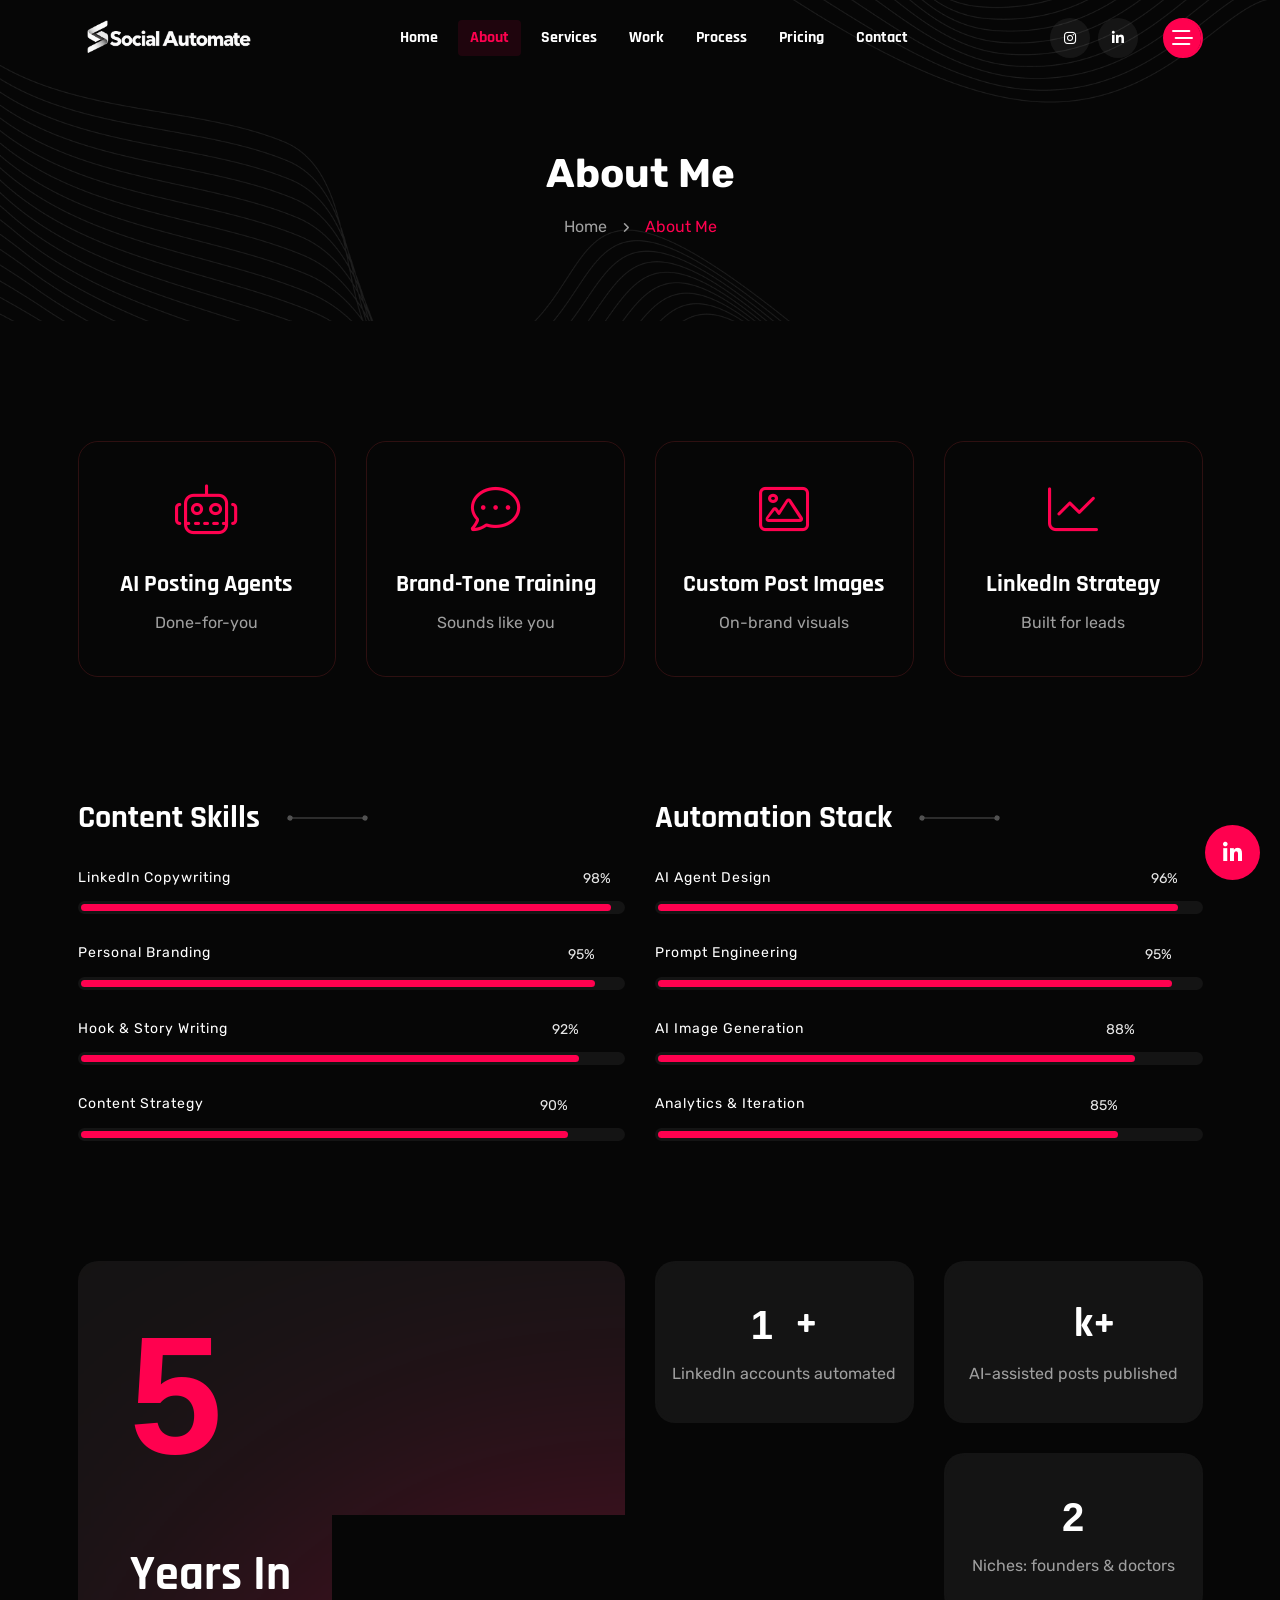
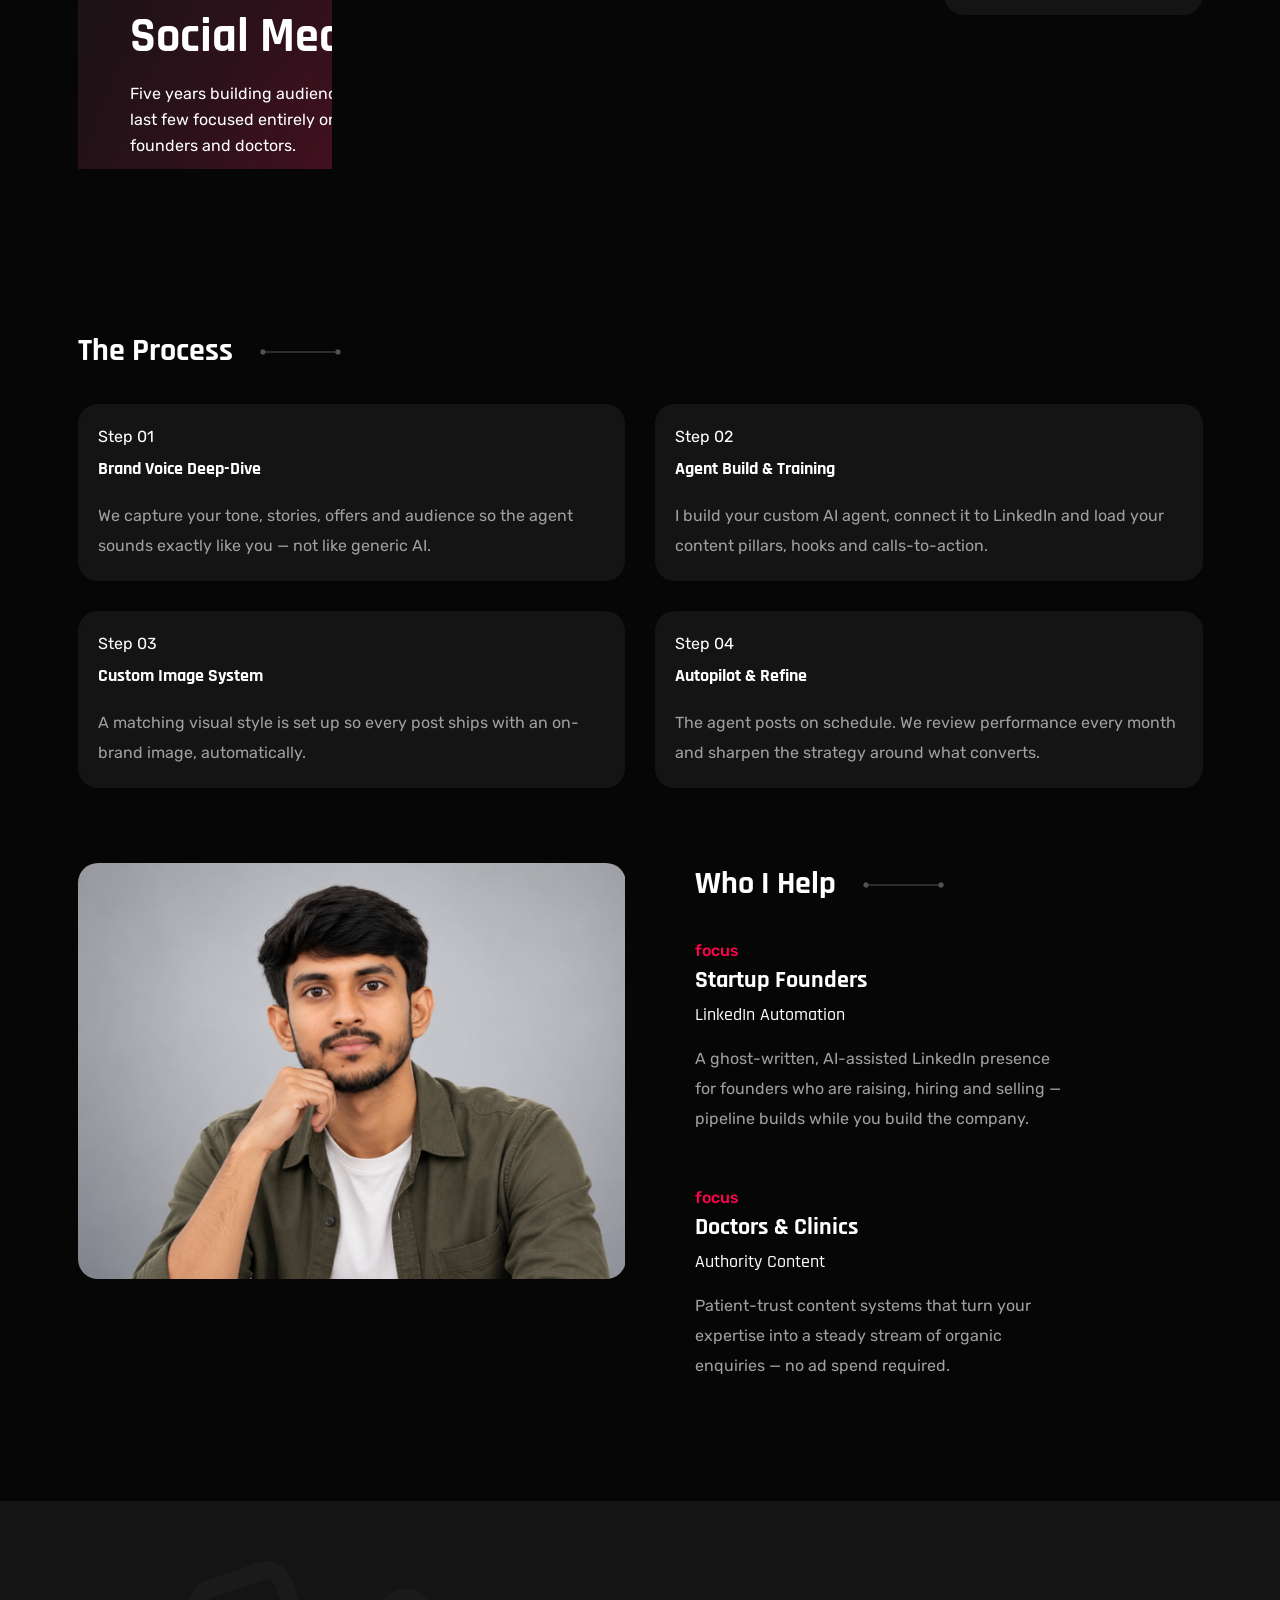
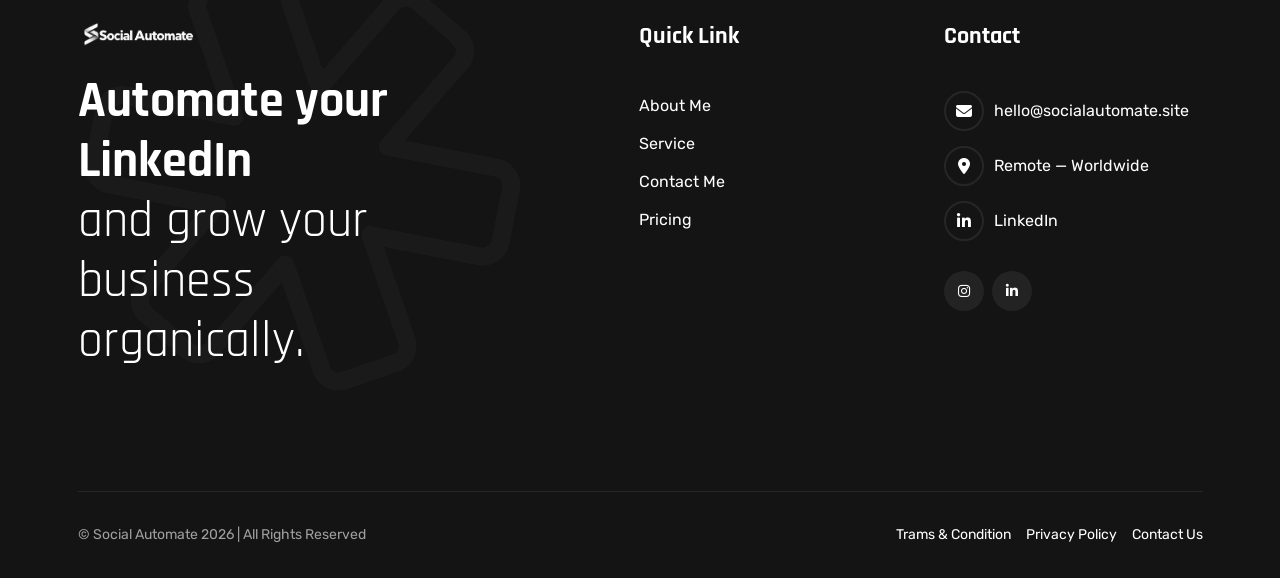
<file: about.html>
<!DOCTYPE html>
<html lang="en">


<!-- Mirrored from inversweb.com/product/html/reeni/about.html by HTTrack Website Copier/3.x [XR&CO'2014], Sat, 05 Sep 2026 14:02:04 GMT -->
<head>
    <meta charset="UTF-8">
    <meta http-equiv="X-UA-Compatible" content="IE=edge">
    <meta name="viewport" content="width=device-width, initial-scale=1.0">
    <meta name="description" content="AI-powered LinkedIn and social media automation for founders, doctors, clinics, and growing brands — built to automate content and grow authority online.">
    <meta property="og:description" content="AI-powered LinkedIn and social media automation for founders, doctors, clinics, and growing brands — built to automate content and grow authority online.">
    <meta name="twitter:description" content="AI-powered LinkedIn and social media automation for founders, doctors, clinics, and growing brands — built to automate content and grow authority online.">
    <link rel="shortcut icon" type="image/x-icon" href="assets/images/favicon.svg">
    <title>About | Socialautomate</title>
    <!-- Bootstrap min css -->
    <link rel="stylesheet" href="assets/css/vendor/fontawesome.css">
    <link rel="stylesheet" href="assets/css/plugins/swiper.css">
    <link rel="stylesheet" href="assets/css/plugins/odometer.css">
    <link rel="stylesheet" href="assets/css/vendor/animate.min.css">
    <link rel="stylesheet" href="assets/css/vendor/bootstrap.min.css">
    <!-- custom css -->
    <link rel="stylesheet" href="assets/css/style.css">
    <style>
        .about .tmp-mainmenu a[aria-current="page"] { color: var(--color-primary) !important; }
    </style>
    <link rel="stylesheet" href="assets/css/socialautomate-footer.css">
</head>

<body class="about inner">

    <!-- tpm-header-area start -->
    <header class="tmp-header-area-start header-one header--sticky header--transparent">
        <!-- header mid area start -->
        <div class="container">
            <div class="row">
                <div class="col-lg-12">
                    <div class="header-content">
                        <div class="logo">
                            <a href="index.html">
                                <img class="logo-dark" src="assets/images/logo/logo.png" alt="Socialautomate">
                                <img class="logo-white" src="assets/images/logo/logo.png" alt="Socialautomate">
                            </a>
                        </div>
                        <div class="tmp-mainmenu-nav d-none d-xl-block">
                            <nav class="navbar-example2">
                                <ul class="tmp-mainmenu nav nav-pills">
                                    <li class="nav-item"><a href="index.html">Home</a></li>
                                    <li class="nav-item"><a class="active" aria-current="page" href="about.html">About</a></li>
                                    <li class="nav-item"><a href="index.html#service">Services</a></li>
                                    <li class="nav-item"><a href="index.html#portfolio">Work</a></li>
                                    <li class="nav-item"><a href="index.html#resume">Process</a></li>
                                    <li class="nav-item"><a href="index.html#pricing">Pricing</a></li>
                                    <li class="nav-item"><a href="index.html#contacts">Contact</a></li>
                                </ul>
                            </nav>
                        </div>

                        <div class="tmp-header-right">
                            <div class="social-share-wrapper d-none d-md-block">
                                <div class="social-link">
                                    <a href="https://instagram.com/social.automate" target="_blank" rel="noopener noreferrer" aria-label="Instagram"><i class="fa-brands fa-instagram"></i></a>
                                    <a href="https://linkedin.com/in/dalim-chandra-nama" target="_blank" rel="noopener noreferrer" aria-label="LinkedIn"><i class="fa-brands fa-linkedin-in"></i></a>
                                </div>
                            </div>

                            <div class="actions-area">
                                <div class="tmp-side-collups-area d-none d-xl-block">
                                    <button class="tmp-menu-bars tmp_button_active" aria-label="Open profile menu"><i class="fa-regular fa-bars-staggered"></i></button>
                                </div>
                                <div class="tmp-side-collups-area d-block d-xl-none">
                                    <button class="tmp-menu-bars humberger_menu_active" aria-label="Open navigation"><i class="fa-regular fa-bars-staggered"></i></button>
                                </div>
                            </div>
                        </div>

                    </div>
                </div>
            </div>
        </div>
        <!-- header mid area end -->
    </header>

    <div class="d-none d-xl-block">
        <div class="tmp-sidebar-area tmp_side_bar">
            <div class="inner">
                <div class="top-area">
                    <a href="index.html" class="logo"><img src="assets/images/logo/logo.png" alt="Socialautomate"></a>
                    <div class="close-icon-area"><button class="tmp-round-action-btn close_side_menu_active" type="button" aria-label="Close profile menu"><i class="fa-sharp fa-light fa-xmark"></i></button></div>
                </div>
                <div class="content-wrapper">
                    <div class="image-area-feature"><img src="assets/images/experiences/02.webp" alt="Dalim's profile portrait"></div>
                    <h5 class="title mt--30">AI-powered social media automation for founders &amp; professionals.</h5>
                    <p class="disc">I'm Dalim. I build AI-powered social media automation systems and custom AI agents that help businesses create, publish and manage content more efficiently.</p>
                    <div class="short-contact-area">
                        <a class="single-contact" href="https://linkedin.com/in/dalim-chandra-nama" target="_blank" rel="noopener noreferrer"><i class="fa-brands fa-linkedin-in" aria-hidden="true"></i><div class="information"><span>LinkedIn</span><div class="number">Dalim Chandra Nama</div></div></a>
                        <div class="single-contact"><i class="fa-solid fa-envelope" aria-hidden="true"></i><div class="information tmp-link-animation"><span>Email</span><a href="mailto:hello@socialautomate.site" class="number">hello@socialautomate.site</a></div></div>
                        <div class="single-contact"><i class="fa-solid fa-location-crosshairs"></i><div class="information tmp-link-animation"><span>My Address</span><span class="number">REMOTE — WORLDWIDE</span></div></div>
                    </div>
                    <div class="social-wrapper mt--20"><span class="subtitle">find with me</span><div class="social-link"><a aria-label="Instagram" href="https://instagram.com/social.automate" target="_blank" rel="noopener noreferrer"><i class="fa-brands fa-instagram"></i></a><a aria-label="LinkedIn" href="https://linkedin.com/in/dalim-chandra-nama" target="_blank" rel="noopener noreferrer"><i class="fa-brands fa-linkedin-in"></i></a></div></div>
                </div>
            </div>
        </div>
        <a class="overlay_close_side_menu close_side_menu_active" href="javascript:void(0);" aria-label="Close profile menu"></a>
    </div>


    <!-- Start Popup Mobile Menu  -->
    <div class="d-block d-xl-none">
        <div class="tmp-popup-mobile-menu">
            <div class="inner">
                <div class="header-top">
                    <div class="logo">
                        <a href="index.html" class="logo-area">
                            <img class="logo-dark" src="assets/images/logo/logo.png" alt="Socialautomate">
                            <img class="logo-white" src="assets/images/logo/logo.png" alt="Socialautomate">
                        </a>
                    </div>
                    <div class="close-menu">
                        <button class="close-button tmp-round-action-btn">
                            <i class="fa-sharp fa-light fa-xmark"></i>
                        </button>
                    </div>
                </div>

                <ul class="tmp-mainmenu onepagenav-click">
                    <li><a href="index.html">Home</a></li>
                    <li><a class="active" aria-current="page" href="about.html">About</a></li>
                    <li><a href="index.html#service">Services</a></li>
                    <li><a href="index.html#portfolio">Work</a></li>
                    <li><a href="index.html#resume">Process</a></li>
                    <li><a href="index.html#pricing">Pricing</a></li>
                    <li><a href="index.html#contacts">Contact</a></li>
                </ul>

                <!-- social sharea area -->
                <div class="social-wrapper mt--40">
                    <span class="subtitle">find with me</span>
                    <div class="social-link">
                        <a href="https://instagram.com/social.automate" target="_blank" rel="noopener noreferrer" aria-label="Instagram"><i class="fa-brands fa-instagram"></i></a>
                        <a href="https://linkedin.com/in/dalim-chandra-nama" target="_blank" rel="noopener noreferrer" aria-label="LinkedIn"><i class="fa-brands fa-linkedin-in"></i></a>
                    </div>
                </div>
                <!-- end -->

            </div>
        </div>
    </div>
    <!-- End Popup Mobile Menu  -->


    <!-- Breadcrumb Area Start -->
    <div class="breadcrumb-area breadcrumb-bg">
        <div class="container">
            <div class="row">
                <div class="col-lg-12">
                    <div class="breadcrumb-inner text-center">
                        <h1 class="title split-collab">About Me</h1>
                        <ul class="page-list">
                            <li class="tmp-breadcrumb-item"><a href="index.html">Home</a></li>
                            <li class="icon"><i class="fa-solid fa-angle-right"></i></li>
                            <li class="tmp-breadcrumb-item active">About Me</li>
                        </ul>
                    </div>
                </div>
            </div>
        </div>
    </div>
    <!-- Breadcrumb Area End -->

    <!-- Tpm Service Area Start -->
    <section class="service-area tmp-section-gap">
        <div class="container">
            <div class="row justify-content-center">
                <div class="col-lg-3 col-md-4 col-sm-6">
                    <div class="service-card-v1 tmp-scroll-trigger tmp-fade-in animation-order-1 tmp-link-animation">
                        <div class="service-card-icon">
                            <i class="fa-light fa-robot"></i>
                        </div>
                        <h4 class="service-title"><a href="service.html">AI Posting Agents</a></h4>
                        <p class="service-para">Done-for-you</p>
                    </div>
                </div>
                <div class="col-lg-3 col-md-4 col-sm-6">
                    <div class="service-card-v1 tmp-scroll-trigger tmp-fade-in animation-order-2 tmp-link-animation">
                        <div class="service-card-icon">
                            <i class="fa-light fa-comment-dots"></i>
                        </div>
                        <h4 class="service-title"><a href="service.html">Brand-Tone Training</a></h4>
                        <p class="service-para">Sounds like you</p>
                    </div>
                </div>
                <div class="col-lg-3 col-md-4 col-sm-6">
                    <div class="service-card-v1 tmp-scroll-trigger tmp-fade-in animation-order-3 tmp-link-animation">
                        <div class="service-card-icon">
                            <i class="fa-light fa-image"></i>
                        </div>
                        <h4 class="service-title"><a href="service.html">Custom Post Images</a></h4>
                        <p class="service-para">On-brand visuals</p>
                    </div>
                </div>
                <div class="col-lg-3 col-md-4 col-sm-6">
                    <div class="service-card-v1 tmp-scroll-trigger tmp-fade-in animation-order-4 tmp-link-animation">
                        <div class="service-card-icon">
                            <i class="fa-light fa-chart-line"></i>
                        </div>
                        <h4 class="service-title"><a href="service.html">LinkedIn Strategy</a></h4>
                        <p class="service-para">Built for leads</p>
                    </div>
                </div>
            </div>
        </div>
    </section>
    <!-- Tpm Service Area End -->

    <!-- tmp skill area start -->
    <div class="tmp-skill-area tmp-section-gapBottom">
        <div class="container">
            <div class="row">
                <div class="inner">
                    <div class="row">
                        <div class="col-lg-6">
                            <div class="progress-wrapper">
                                <div class="content">
                                    <h2 class="custom-title mb--30 tmp-scroll-trigger tmp-fade-in animation-order-1">
                                        Content Skills <span><img src="assets/images/custom-line/custom-line.png" alt="custom-line"></span>
                                    </h2>
                                    <!-- Start Single Progress Charts -->
                                    <div class="progress-charts">
                                        <h6 class="heading heading-h6">
                                            LinkedIn Copywriting</h6>
                                        <div class="progress">
                                            <div class="progress-bar wow fadeInLeft" data-wow-duration="0.5s" data-wow-delay=".3s" role="progressbar" style="width: 98%; visibility: visible; animation-duration: 0.5s; animation-delay: 0.3s; animation-name: fadeInLeft;" aria-valuenow="98" aria-valuemin="0" aria-valuemax="100">
                                                <span class="percent-label">98%</span>
                                            </div>
                                        </div>
                                    </div>
                                    <!-- End Single Progress Charts -->

                                    <!-- Start Single Progress Charts -->
                                    <div class="progress-charts">
                                        <h6 class="heading heading-h6">
                                            Personal Branding</h6>
                                        <div class="progress">
                                            <div class="progress-bar wow fadeInLeft" data-wow-duration="0.6s" data-wow-delay=".4s" role="progressbar" style="width: 95%; visibility: visible; animation-duration: 0.6s; animation-delay: 0.4s; animation-name: fadeInLeft;" aria-valuenow="95" aria-valuemin="0" aria-valuemax="100">
                                                <span class="percent-label">95%</span>
                                            </div>
                                        </div>
                                    </div>
                                    <!-- End Single Progress Charts -->

                                    <!-- Start Single Progress Charts -->
                                    <div class="progress-charts">
                                        <h6 class="heading heading-h6">
                                            Hook &amp; Story Writing</h6>
                                        <div class="progress">
                                            <div class="progress-bar wow fadeInLeft" data-wow-duration="0.7s" data-wow-delay=".5s" role="progressbar" style="width: 92%; visibility: visible; animation-duration: 0.7s; animation-delay: 0.5s; animation-name: fadeInLeft;" aria-valuenow="92" aria-valuemin="0" aria-valuemax="100">
                                                <span class="percent-label">92%</span>
                                            </div>
                                        </div>
                                    </div>
                                    <!-- End Single Progress Charts -->

                                    <!-- Start Single Progress Charts -->
                                    <div class="progress-charts">
                                        <h6 class="heading heading-h6">
                                            Content Strategy</h6>
                                        <div class="progress">
                                            <div class="progress-bar wow fadeInLeft" data-wow-duration="0.8s" data-wow-delay=".6s" role="progressbar" style="width: 90%; visibility: visible; animation-duration: 0.8s; animation-delay: 0.6s; animation-name: fadeInLeft;" aria-valuenow="90" aria-valuemin="0" aria-valuemax="100">
                                                <span class="percent-label">90%</span>
                                            </div>
                                        </div>
                                    </div>
                                    <!-- End Single Progress Charts -->

                                </div>
                            </div>
                        </div>
                        <div class="col-lg-6">
                            <div class="progress-wrapper">
                                <div class="content">
                                    <h2 class="custom-title mb--30 tmp-scroll-trigger tmp-fade-in animation-order-1">
                                        Automation Stack <span><img src="assets/images/custom-line/custom-line.png" alt="custom-line"></span>
                                    </h2>
                                    <!-- Start Single Progress Charts -->
                                    <div class="progress-charts">
                                        <h6 class="heading heading-h6">
                                            AI Agent Design</h6>
                                        <div class="progress">
                                            <div class="progress-bar wow fadeInLeft" data-wow-duration="0.5s" data-wow-delay=".3s" role="progressbar" style="width: 96%; visibility: visible; animation-duration: 0.5s; animation-delay: 0.3s; animation-name: fadeInLeft;" aria-valuenow="96" aria-valuemin="0" aria-valuemax="100">
                                                <span class="percent-label">96%</span>
                                            </div>
                                        </div>
                                    </div>
                                    <!-- End Single Progress Charts -->

                                    <!-- Start Single Progress Charts -->
                                    <div class="progress-charts">
                                        <h6 class="heading heading-h6">
                                            Prompt Engineering</h6>
                                        <div class="progress">
                                            <div class="progress-bar wow fadeInLeft" data-wow-duration="0.6s" data-wow-delay=".4s" role="progressbar" style="width: 95%; visibility: visible; animation-duration: 0.6s; animation-delay: 0.4s; animation-name: fadeInLeft;" aria-valuenow="95" aria-valuemin="0" aria-valuemax="100">
                                                <span class="percent-label">95%</span>
                                            </div>
                                        </div>
                                    </div>
                                    <!-- End Single Progress Charts -->

                                    <!-- Start Single Progress Charts -->
                                    <div class="progress-charts">
                                        <h6 class="heading heading-h6">
                                            AI Image Generation</h6>
                                        <div class="progress">
                                            <div class="progress-bar wow fadeInLeft" data-wow-duration="0.7s" data-wow-delay=".5s" role="progressbar" style="width: 88%; visibility: visible; animation-duration: 0.7s; animation-delay: 0.5s; animation-name: fadeInLeft;" aria-valuenow="88" aria-valuemin="0" aria-valuemax="100">
                                                <span class="percent-label">88%</span>
                                            </div>
                                        </div>
                                    </div>
                                    <!-- End Single Progress Charts -->

                                    <!-- Start Single Progress Charts -->
                                    <div class="progress-charts">
                                        <h6 class="heading heading-h6">
                                            Analytics &amp; Iteration</h6>
                                        <div class="progress">
                                            <div class="progress-bar wow fadeInLeft" data-wow-duration="0.8s" data-wow-delay=".6s" role="progressbar" style="width: 85%; visibility: visible; animation-duration: 0.8s; animation-delay: 0.6s; animation-name: fadeInLeft;" aria-valuenow="85" aria-valuemin="0" aria-valuemax="100">
                                                <span class="percent-label">85%</span>
                                            </div>
                                        </div>
                                    </div>
                                    <!-- End Single Progress Charts -->

                                </div>
                            </div>
                        </div>
                    </div>
                </div>
            </div>
        </div>
    </div>
    <!-- tmp skill area end -->

    <!-- Tpm Counter Area Start -->
    <section class="counter-area tmp-section-gapBottom">
        <div class="container">
            <div class="row g-5">
                <div class="col-12 col-lg-6 col-xl-6 col-xxl-6">
                    <div class="year-of-expariance-wrapper bg-blur-style-one tmp-scroll-trigger tmp-fade-in animation-order-1">
                        <div class="year-expariance-wrap">
                            <!-- <h2 class="year-number"><span class="counter">5 </span> </h2> -->
                            <h2 class="counter year-number"><span class="odometer" data-count="5">00</span>
                            </h2>
                            <h3 class="year-title">Years In <br> Social Media</h3>
                        </div>
                        <p class="year-para">Five years building audiences and content systems — the last few focused entirely on automating LinkedIn for founders and doctors.</p>
                    </div>
                </div>
                <div class="col-12 col-lg-6 col-xl-6 col-xxl-6">
                    <div class="counter-area-right-content">
                        <div class="row g-5">
                            <div class="col-lg-6 col-sm-6 col-12">
                                <div class="counter-card tmponhover tmp-scroll-trigger tmp-fade-in animation-order-1">
                                    <h3 class="counter counter-title"><span class="odometer" data-count="15">00</span>+
                                    </h3>
                                    <p class="counter-para">LinkedIn accounts automated</p>
                                </div>
                            </div>
                            <div class="col-lg-6 col-sm-6 col-12">
                                <div class="counter-card tmponhover tmp-scroll-trigger tmp-fade-in animation-order-2">
                                    <h3 class="counter counter-title"><span class="odometer" data-count="10">00</span>k+
                                    </h3>
                                    <p class="counter-para">AI-assisted posts published</p>
                                </div>
                            </div>
                            <div class="col-lg-6 col-sm-6 col-12">
                                <div class="counter-card tmponhover tmp-scroll-trigger tmp-fade-in animation-order-3">
                                    <h3 class="counter counter-title"><span class="odometer" data-count="90">00</span>%
                                    </h3>
                                    <p class="counter-para">Client retention rate</p>
                                </div>
                            </div>
                            <div class="col-lg-6 col-sm-6 col-12">
                                <div class="counter-card tmponhover tmp-scroll-trigger tmp-fade-in animation-order-4">
                                    <h3 class="counter counter-title"><span class="odometer" data-count="2">00</span>
                                    </h3>
                                    <p class="counter-para">Niches: founders &amp; doctors</p>
                                </div>
                            </div>
                        </div>
                    </div>
                </div>
            </div>
        </div>
    </section>
    <!-- Tpm Counter Area End -->

    <!-- Tpm Education Experience Area Start -->
    <section class="education-experience tmp-section-gapBottom">
        <div class="container">
            <h2 class="custom-title mb-32 tmp-scroll-trigger tmp-fade-in animation-order-1">The Process <span><img src="assets/images/custom-line/custom-line.png"
                        alt="custom-line"></span>
            </h2>
            <div class="row g-5">
                <div class="col-lg-6 col-sm-6">
                    <div class="education-experience-card tmponhover tmp-scroll-trigger tmp-fade-in animation-order-1">
                        <h4 class="edu-sub-title">Step 01</h4>
                        <h2 class="edu-title">Brand Voice Deep-Dive</h2>
                        <p class="edu-para">We capture your tone, stories, offers and audience so the agent sounds exactly like you — not like generic AI.</p>
                    </div>
                </div>
                <div class="col-lg-6 col-sm-6">
                    <div class="education-experience-card tmponhover tmp-scroll-trigger tmp-fade-in animation-order-2">
                        <h4 class="edu-sub-title">Step 02</h4>
                        <h2 class="edu-title">Agent Build &amp; Training</h2>
                        <p class="edu-para">I build your custom AI agent, connect it to LinkedIn and load your content pillars, hooks and calls-to-action.</p>
                    </div>
                </div>
                <div class="col-lg-6 col-sm-6">
                    <div class="education-experience-card tmponhover tmp-scroll-trigger tmp-fade-in animation-order-3">
                        <h4 class="edu-sub-title">Step 03</h4>
                        <h2 class="edu-title">Custom Image System</h2>
                        <p class="edu-para">A matching visual style is set up so every post ships with an on-brand image, automatically.</p>
                    </div>
                </div>
                <div class="col-lg-6 col-sm-6">
                    <div class="education-experience-card tmponhover tmp-scroll-trigger tmp-fade-in animation-order-4">
                        <h4 class="edu-sub-title">Step 04</h4>
                        <h2 class="edu-title">Autopilot &amp; Refine</h2>
                        <p class="edu-para">The agent posts on schedule. We review performance every month and sharpen the strategy around what converts.</p>
                    </div>
                </div>
            </div>
            <div class="experiences-wrapper v2">
                <div class="row">
                    <div class="col-lg-6">
                        <div class="experiences-wrap-right-content">
                            <img width="630" height="479" loading="lazy" class="tmp-scroll-trigger tmp-zoom-in animation-order-1" src="assets/images/experiences/expert-img-two.jpg" alt="expert-img">
                        </div>
                    </div>
                    <div class="col-lg-6">
                        <div class="experiences-wrap-left-content">

                            <h2 class="custom-title mb-32 tmp-scroll-trigger tmp-fade-in animation-order-1">Who I Help <span><img
                            src="assets/images/custom-line/custom-line.png" alt="custom-line"></span></h2>
                            <div class="experience-content tmp-scroll-trigger tmp-fade-in animation-order-1">
                                <p class="ex-subtitle">focus</p>
                                <h2 class="ex-name">Startup Founders</h2>
                                <h3 class="ex-title">LinkedIn Automation</h3>
                                <p class="ex-para">A ghost-written, AI-assisted LinkedIn presence for founders who are raising, hiring and selling — pipeline builds while you build the company.</p>
                            </div>

                            <div class="experience-content tmp-scroll-trigger tmp-fade-in animation-order-2">
                                <p class="ex-subtitle">focus</p>
                                <h2 class="ex-name">Doctors &amp; Clinics</h2>
                                <h3 class="ex-title">Authority Content</h3>
                                <p class="ex-para">Patient-trust content systems that turn your expertise into a steady stream of organic enquiries — no ad spend required.</p>
                            </div>

                        </div>
                    </div>
                </div>
            </div>
        </div>
    </section>
    <!-- Tpm Education Experience Area End -->


    <!-- Start Footer Area  -->
    <!-- Start Footer Area  -->
    <footer class="footer-area footer-style-one-wrapper bg-color-footer bg_images tmp-section-gap">
        <div class="container">
            <div class="footer-main footer-style-one">
                <div class="row g-5">
                    <div class="col-lg-5 col-md-6">
                        <div class="single-footer-wrapper border-right mr--20">
                            <div class="logo">
                                <a href="index.html">
                                    <img src="assets/images/logo/logo.png" alt="Socialautomate">
                                </a>
                            </div>
                            <p class="description"><span>Automate your LinkedIn</span><br>and grow your business<br>organically.</p>
                        </div>
                    </div>
                    <div class="col-lg-4 col-md-6">
                        <div class="single-footer-wrapper quick-link-wrap">
                            <h5 class="ft-title">Quick Link</h5>
                            <ul class="ft-link tmp-link-animation">
                                <li>
                                    <a href="about.html">About Me</a>
                                </li>
                                <li>
                                    <a href="service.html">Service</a>
                                </li>
                                <li>
                                    <a href="contact.html">Contact Me</a>
                                </li>
                                <li>
                                    <a href="contact.html">Pricing</a>
                                </li>
                            </ul>
                        </div>
                    </div>
                    <div class="col-lg-3 col-md-6">
                        <div class="single-footer-wrapper contact-wrap">
                            <h5 class="ft-title">Contact</h5>
                            <ul class="ft-link tmp-link-animation">
                                <li><span class="ft-icon"><i class="fa-solid fa-envelope"></i></span><a href="mailto:hello@socialautomate.site">hello@socialautomate.site</a></li>
                                <li><span class="ft-icon"><i class="fa-solid fa-location-dot"></i></span>Remote &mdash; Worldwide</li>
                                <li><a class="footer-linkedin-contact" href="https://linkedin.com/in/dalim-chandra-nama" target="_blank" rel="noopener noreferrer"><span class="ft-icon"><i class="fa-brands fa-linkedin-in" aria-hidden="true"></i></span>LinkedIn</a></li>
                            </ul>
                            <div class="social-link footer">
                                <a href="https://instagram.com/social.automate" target="_blank" rel="noopener noreferrer" aria-label="Instagram"><i class="fa-brands fa-instagram"></i></a>
                                <a href="https://linkedin.com/in/dalim-chandra-nama" target="_blank" rel="noopener noreferrer" aria-label="LinkedIn"><i class="fa-brands fa-linkedin-in"></i></a>
                            </div>
                        </div>
                    </div>
                </div>
            </div>
        </div>
        <div class="footer-bg-img" aria-hidden="true">
            <img loading="lazy" src="assets/images/footer/footer-bg-img.png" alt="">
        </div>
    </footer>
    <div class="copyright-area-one">
        <div class="container">
            <div class="row">
                <div class="col-lg-12">
                    <div class="main-wrapper">
                        <p class="copy-right-para tmp-link-animation">© Social Automate 2026 | All Rights Reserved</p>
                        <ul class="tmp-link-animation">
                            <li><a href="#">Trams & Condition</a></li>
                            <li><a href="#">Privacy Policy</a></li>
                            <li><a href="contact.html">Contact Us</a></li>
                        </ul>
                    </div>
                </div>
            </div>
        </div>
    </div>
    <!-- End Footer Area  -->
    <!-- End Footer Area  -->


    <!-- Floating LinkedIn profile link -->
    <div class="ready-chatting-option tmp-ready-chat">
        <a class="floating-linkedin" href="https://linkedin.com/in/dalim-chandra-nama" target="_blank" rel="noopener noreferrer" aria-label="Visit LinkedIn Profile" title="LinkedIn">
            <i class="fa-brands fa-linkedin-in" aria-hidden="true"></i>
        </a>
    </div>
    <!-- Floating LinkedIn profile link end -->
    <!-- progress area start -->
    <div class="scrollToTop" style="display: block;">
        <div class="arrowUp">
            <i class="fa-light fa-arrow-up"></i>
        </div>
        <div class="water" style="transform: translate(0px, 87%);">
            <svg viewBox="0 0 560 20" class="water_wave water_wave_back">
                <use xlink:href="#wave"></use>
            </svg>
            <svg viewBox="0 0 560 20" class="water_wave water_wave_front">
                <use xlink:href="#wave"></use>
            </svg>
            <svg version="1.1" xmlns="http://www.w3.org/2000/svg" xmlns:xlink="http://www.w3.org/1999/xlink" viewBox="0 0 560 20" style="display: none;">
                <symbol id="wave">
                    <path d="M420,20c21.5-0.4,38.8-2.5,51.1-4.5c13.4-2.2,26.5-5.2,27.3-5.4C514,6.5,518,4.7,528.5,2.7c7.1-1.3,17.9-2.8,31.5-2.7c0,0,0,0,0,0v20H420z" fill="#"></path>
                    <path d="M420,20c-21.5-0.4-38.8-2.5-51.1-4.5c-13.4-2.2-26.5-5.2-27.3-5.4C326,6.5,322,4.7,311.5,2.7C304.3,1.4,293.6-0.1,280,0c0,0,0,0,0,0v20H420z" fill="#"></path>
                    <path d="M140,20c21.5-0.4,38.8-2.5,51.1-4.5c13.4-2.2,26.5-5.2,27.3-5.4C234,6.5,238,4.7,248.5,2.7c7.1-1.3,17.9-2.8,31.5-2.7c0,0,0,0,0,0v20H140z" fill="#"></path>
                    <path d="M140,20c-21.5-0.4-38.8-2.5-51.1-4.5c-13.4-2.2-26.5-5.2-27.3-5.4C46,6.5,42,4.7,31.5,2.7C24.3,1.4,13.6-0.1,0,0c0,0,0,0,0,0l0,20H140z" fill="#"></path>
                </symbol>
            </svg>

        </div>
    </div>
    <!-- progress area end -->
    <script src="assets/js/vendor/jquery.js"></script>
    <script src="assets/js/vendor/jquery-ui.min.js"></script>
    <script src="assets/js/vendor/waypoints.min.js"></script>

    <script src="assets/js/plugins/odometer.js"></script>
    <script src="assets/js/vendor/appear.js"></script>


    <script src="assets/js/vendor/jquery-one-page-nav.js"></script>
    <script src="assets/js/plugins/swiper.js"></script>

    <script src="assets/js/plugins/gsap.js"></script>
    <script src="assets/js/plugins/splittext.js"></script>
    <script src="assets/js/plugins/scrolltigger.js"></script>
    <script src="assets/js/plugins/scrolltoplugins.js"></script>
    <script src="assets/js/plugins/smoothscroll.js"></script>
    <!-- bootstrap Js-->
    <script src="assets/js/vendor/bootstrap.min.js"></script>
    <script src="assets/js/vendor/waw.js"></script>
    <script src="assets/js/plugins/isotop.js"></script>
    <script src="assets/js/plugins/animation.js"></script>
    <script src="assets/js/vendor/backtop.js"></script>
    <script src="assets/js/plugins/text-type.js"></script>
    <!-- custom Js -->
    <script src="assets/js/main.js"></script>
</body>


<!-- Mirrored from inversweb.com/product/html/reeni/about.html by HTTrack Website Copier/3.x [XR&CO'2014], Sat, 05 Sep 2026 14:02:04 GMT -->
</html>
</file>
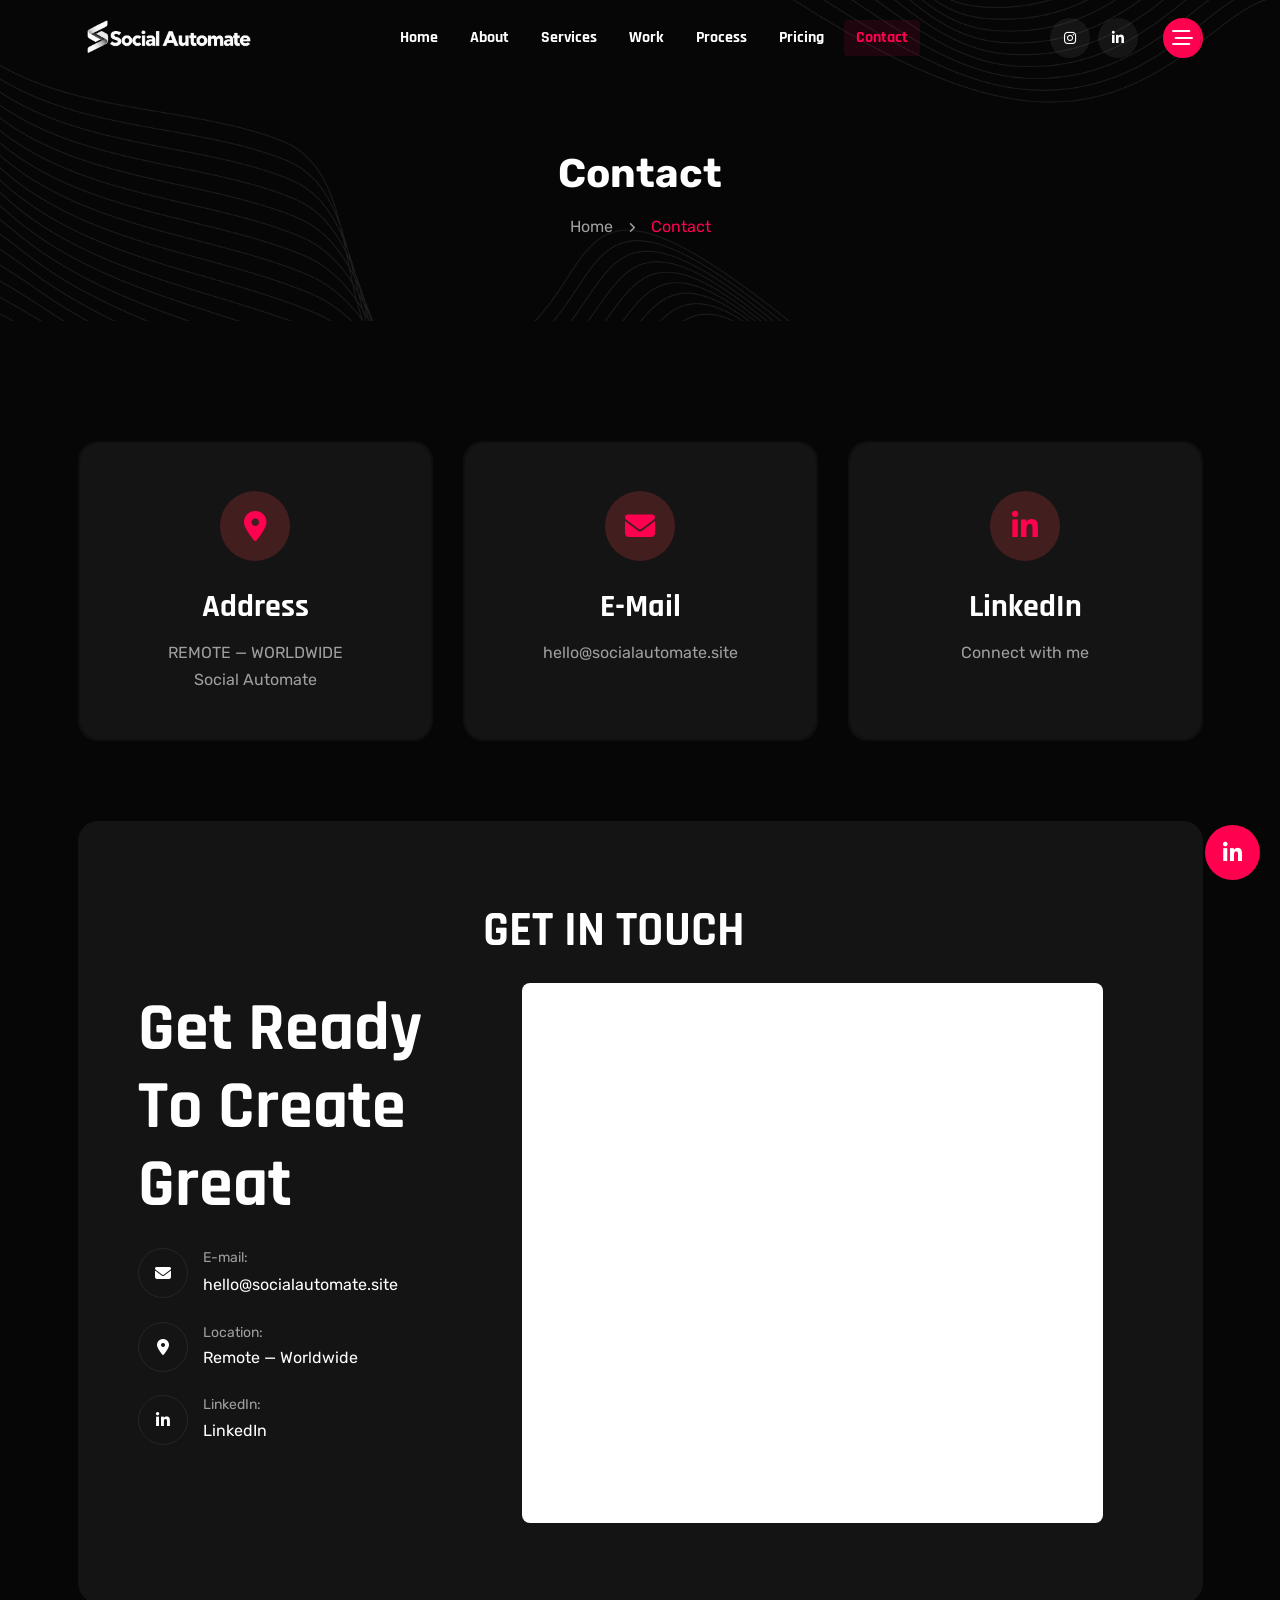
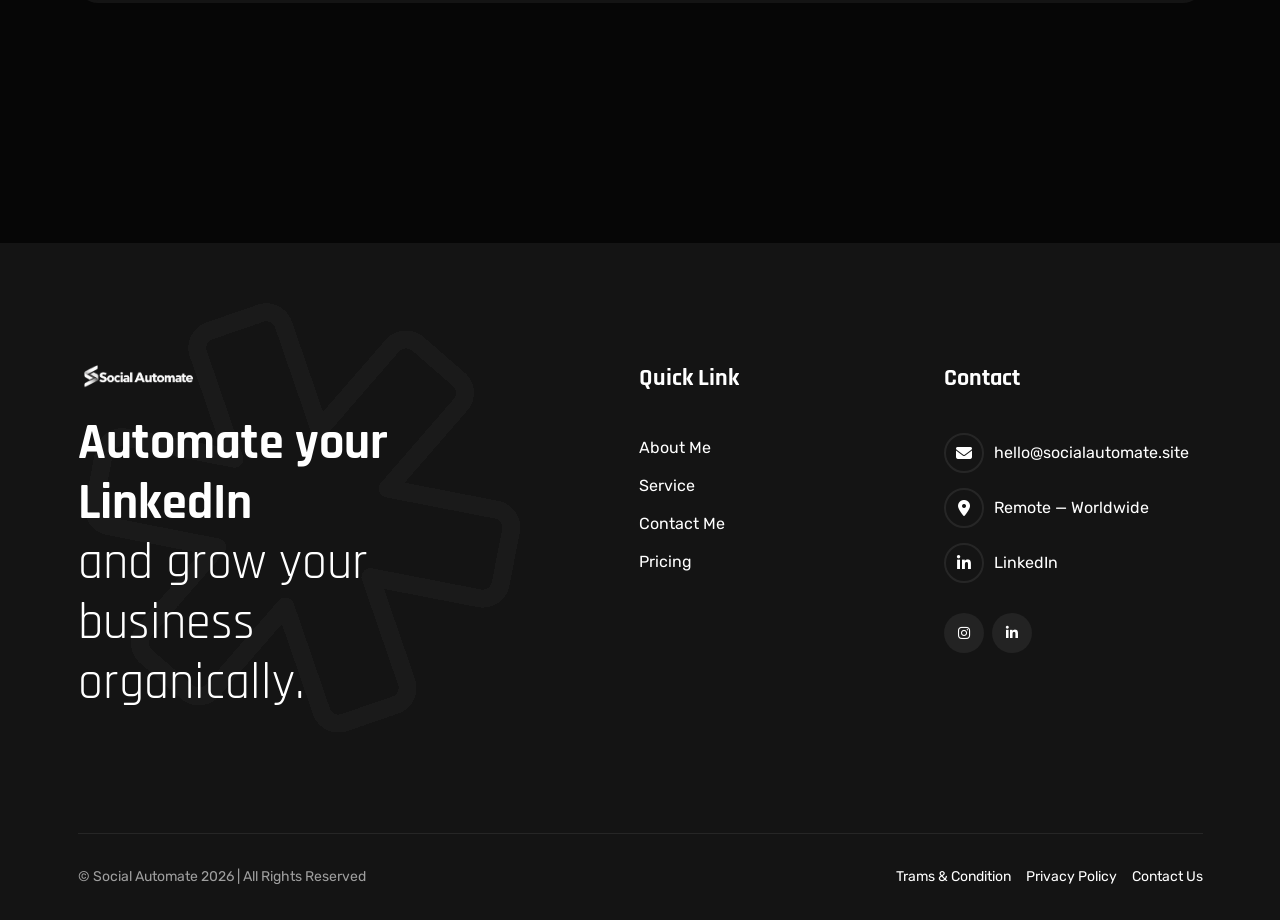
<file: contact.html>
<!DOCTYPE html>
<html lang="en">


<!-- Mirrored from inversweb.com/product/html/reeni/about.html by HTTrack Website Copier/3.x [XR&CO'2014], Sat, 05 Sep 2026 14:02:04 GMT -->
<head>
    <meta charset="UTF-8">
    <meta http-equiv="X-UA-Compatible" content="IE=edge">
    <meta name="viewport" content="width=device-width, initial-scale=1.0">
    <meta name="description" content="Contact Socialautomate to discuss AI agents, LinkedIn automation and social media content workflows for your business.">
    <link rel="shortcut icon" type="image/x-icon" href="assets/images/favicon.svg">
    <title>Contact | Socialautomate</title>
    <!-- Bootstrap min css -->
    <link rel="stylesheet" href="assets/css/vendor/fontawesome.css">
    <link rel="stylesheet" href="assets/css/plugins/swiper.css">
    <link rel="stylesheet" href="assets/css/plugins/odometer.css">
    <link rel="stylesheet" href="assets/css/vendor/animate.min.css">
    <link rel="stylesheet" href="assets/css/vendor/bootstrap.min.css">
    <!-- custom css -->
    <link rel="stylesheet" href="assets/css/style.css">
    <style>
        .service-page .tmp-mainmenu a[aria-current="page"] { color: var(--color-primary) !important; }
        /* Keep the contact cards aligned while retaining the template styling. */
        .contact-page .contact-info-wrap > .row {
            display: grid;
            grid-template-columns: repeat(3, minmax(0, 1fr));
            grid-auto-rows: 1fr;
            row-gap: 24px;
        }
        .contact-page .contact-info-wrap > .row > div { width: 100%; min-width: 0; }
        .contact-page .contact-info-wrap .contact-info {
            height: 100%;
            padding: 50px 16px;
            justify-content: flex-start;
            text-align: center;
        }
        .contact-page .contact-info-wrap .contact-icon { flex-shrink: 0; }
        .contact-page .contact-info-wrap .contact-info a { max-width: 100%; overflow-wrap: anywhere; }
        .contact-page #contacts { margin-top: 80px; }
        @media (max-width: 1199px) {
            .contact-page #contacts { margin-top: 60px; }
        }
        @media (max-width: 767px) {
            .contact-page .contact-info-wrap > .row { grid-template-columns: minmax(0, 1fr); }
            .contact-page #contacts { margin-top: 40px; }
        }
        /* Keep the inline booking widget in the normal page flow. */
        #contacts .row > div,
        #contacts .contact-inner,
        #contacts .ft-link-wrap { min-width: 0; }
        #contacts .ft-link-wrap { overflow-wrap: anywhere; }
        #my-cal-inline-30min { width: 100%; }
        #contacts .calendar-embed-wrapper {
            width: 100%;
            height: 540px;
            max-height: 540px;
            overflow-y: auto;
            overflow-x: hidden;
            border-radius: 8px;
            background: #fff;
        }
        @media (min-width: 1200px) {
            #contacts .calendar-embed-wrapper { width: 88%; margin-inline: auto; }
            #contacts .col-xl-4 > .contact-inner { margin-top: 90px; }
        }
        @media (max-width: 1199px) {
            #contacts .calendar-embed-wrapper { height: 520px; max-height: 520px; }
        }
        @media (max-width: 575px) {
            #contacts .calendar-embed-wrapper { height: 500px; max-height: 500px; }
        }
        /* Match Home booking icons within the inner-page template. */
        #contacts .ft-link li span { background: transparent !important; }
        #contacts .ft-link li span i { color: inherit; }
    </style>
    <link rel="stylesheet" href="assets/css/socialautomate-footer.css">
</head>

<body class="service-page contact-page inner">

    <!-- tpm-header-area start -->
    <header class="tmp-header-area-start header-one header--sticky header--transparent">
        <!-- header mid area start -->
        <div class="container">
            <div class="row">
                <div class="col-lg-12">
                    <div class="header-content">
                        <div class="logo">
                            <a href="index.html">
                                <img class="logo-dark" src="assets/images/logo/logo.png" alt="Socialautomate">
                                <img class="logo-white" src="assets/images/logo/logo.png" alt="Socialautomate">
                            </a>
                        </div>
                        <div class="tmp-mainmenu-nav d-none d-xl-block">
                            <nav class="navbar-example2">
                                <ul class="tmp-mainmenu nav nav-pills">
                                    <li class="nav-item"><a href="index.html">Home</a></li>
                                    <li class="nav-item"><a href="about.html">About</a></li>
                                    <li class="nav-item"><a href="service.html">Services</a></li>
                                    <li class="nav-item"><a href="index.html#portfolio">Work</a></li>
                                    <li class="nav-item"><a href="index.html#resume">Process</a></li>
                                    <li class="nav-item"><a href="index.html#pricing">Pricing</a></li>
                                    <li class="nav-item"><a class="active" aria-current="page" href="contact.html">Contact</a></li>
                                </ul>
                            </nav>
                        </div>

                        <div class="tmp-header-right">
                            <div class="social-share-wrapper">
                                <div class="social-link">
                                    <a href="https://instagram.com/social.automate" target="_blank" rel="noopener noreferrer" aria-label="Instagram"><i class="fa-brands fa-instagram"></i></a>
                                    <a href="https://linkedin.com/in/dalim-chandra-nama" target="_blank" rel="noopener noreferrer" aria-label="LinkedIn"><i class="fa-brands fa-linkedin-in"></i></a>
                                </div>
                            </div>

                            <div class="actions-area">
                                <div class="tmp-side-collups-area d-none d-xl-block">
                                    <button class="tmp-menu-bars tmp_button_active" aria-label="Open profile menu"><i class="fa-regular fa-bars-staggered"></i></button>
                                </div>
                                <div class="tmp-side-collups-area d-block d-xl-none">
                                    <button class="tmp-menu-bars humberger_menu_active" aria-label="Open navigation"><i class="fa-regular fa-bars-staggered"></i></button>
                                </div>
                            </div>
                        </div>

                    </div>
                </div>
            </div>
        </div>
        <!-- header mid area end -->
    </header>

    <div class="d-none d-xl-block">
        <div class="tmp-sidebar-area tmp_side_bar"><div class="inner"><div class="top-area"><a href="index.html" class="logo"><img src="assets/images/logo/logo.png" alt="Socialautomate"></a><div class="close-icon-area"><button class="tmp-round-action-btn close_side_menu_active" type="button" aria-label="Close profile menu"><i class="fa-sharp fa-light fa-xmark"></i></button></div></div><div class="content-wrapper"><div class="image-area-feature"><img src="assets/images/experiences/02.webp" alt="Dalim's profile portrait"></div><h5 class="title mt--30">AI-powered social media automation for founders &amp; professionals.</h5><p class="disc">I'm Dalim. I build AI-powered social media automation systems and custom AI agents that help businesses create, publish and manage content more efficiently.</p><div class="short-contact-area"><a class="single-contact" href="https://linkedin.com/in/dalim-chandra-nama" target="_blank" rel="noopener noreferrer"><i class="fa-brands fa-linkedin-in" aria-hidden="true"></i><div class="information"><span>LinkedIn</span><div class="number">Dalim Chandra Nama</div></div></a><div class="single-contact"><i class="fa-solid fa-envelope" aria-hidden="true"></i><div class="information tmp-link-animation"><span>Email</span><a href="mailto:hello@socialautomate.site" class="number">hello@socialautomate.site</a></div></div><div class="single-contact"><i class="fa-solid fa-location-crosshairs"></i><div class="information tmp-link-animation"><span>My Address</span><span class="number">REMOTE — WORLDWIDE</span></div></div></div><div class="social-wrapper mt--20"><span class="subtitle">find with me</span><div class="social-link"><a aria-label="Instagram" href="https://instagram.com/social.automate" target="_blank" rel="noopener noreferrer"><i class="fa-brands fa-instagram"></i></a><a aria-label="LinkedIn" href="https://linkedin.com/in/dalim-chandra-nama" target="_blank" rel="noopener noreferrer"><i class="fa-brands fa-linkedin-in"></i></a></div></div></div></div></div><a class="overlay_close_side_menu close_side_menu_active" href="javascript:void(0);" aria-label="Close profile menu"></a>
    </div>


    <!-- Start Popup Mobile Menu  -->
    <div class="d-block d-xl-none">
        <div class="tmp-popup-mobile-menu">
            <div class="inner">
                <div class="header-top">
                    <div class="logo">
                        <a href="index.html" class="logo-area">
                            <img class="logo-dark" src="assets/images/logo/logo.png" alt="Socialautomate">
                            <img class="logo-white" src="assets/images/logo/logo.png" alt="Socialautomate">
                        </a>
                    </div>
                    <div class="close-menu">
                        <button class="close-button tmp-round-action-btn">
                            <i class="fa-sharp fa-light fa-xmark"></i>
                        </button>
                    </div>
                </div>

                <ul class="tmp-mainmenu onepagenav-click">
                    <li><a href="index.html">Home</a></li>
                    <li><a href="about.html">About</a></li>
                    <li><a href="service.html">Services</a></li>
                    <li><a href="index.html#portfolio">Work</a></li>
                    <li><a href="index.html#resume">Process</a></li>
                    <li><a href="index.html#pricing">Pricing</a></li>
                    <li><a class="active" aria-current="page" href="contact.html">Contact</a></li>
                </ul>

                <!-- social sharea area -->
                <div class="social-wrapper mt--40">
                    <span class="subtitle">find with me</span>
                    <div class="social-link">
                        <a href="https://instagram.com/social.automate" target="_blank" rel="noopener noreferrer" aria-label="Instagram"><i class="fa-brands fa-instagram"></i></a>
                        <a href="https://linkedin.com/in/dalim-chandra-nama" target="_blank" rel="noopener noreferrer" aria-label="LinkedIn"><i class="fa-brands fa-linkedin-in"></i></a>
                    </div>
                </div>
                <!-- end -->

            </div>
        </div>
    </div>
    <!-- End Popup Mobile Menu  -->


    <!-- Breadcrumb Area Start -->
    <div class="breadcrumb-area breadcrumb-bg">
        <div class="container">
            <div class="row">
                <div class="col-lg-12">
                    <div class="breadcrumb-inner text-center">
                        <h1 class="title split-collab">Contact</h1>
                        <ul class="page-list">
                            <li class="tmp-breadcrumb-item"><a href="index.html">Home</a></li>
                            <li class="icon"><i class="fa-solid fa-angle-right"></i></li>
                            <li class="tmp-breadcrumb-item active">Contact</li>
                        </ul>
                    </div>
                </div>
            </div>
        </div>
    </div>
    <!-- Breadcrumb Area End -->
    <div class="contact-area-wrapper tmp-section-gap">
        <div class="container">
            <div class="contact-info-wrap">
                <div class="row">
                    <div class="col-lg-4 col-md-6">
                        <div class="contact-info tmp-scroll-trigger tmponhover tmp-fade-in animation-order-1">
                            <div class="contact-icon">
                                <i class="fa-solid fa-location-dot"></i>
                            </div>
                            <h3 class="title">Address</h3>
                            <p class="para">REMOTE &mdash; WORLDWIDE</p>
                            <p class="para">Social Automate</p>
                        </div>
                    </div>
                    <div class="col-lg-4 col-md-6">
                        <div class="contact-info tmp-scroll-trigger tmponhover tmp-fade-in animation-order-2">
                            <div class="contact-icon">
                                <i class="fa-solid fa-envelope"></i>
                            </div>
                            <h3 class="title">E-mail</h3>
                            <a href="mailto:hello@socialautomate.site">
                                <p class="para">hello@<wbr>socialautomate.site</p>
                            </a>
                        </div>
                    </div>
                    <div class="col-lg-4 col-md-6">
                        <div class="contact-info tmp-scroll-trigger tmponhover tmp-fade-in animation-order-3">
                            <div class="contact-icon">
                                <i class="fa-brands fa-linkedin-in"></i>
                            </div>
                            <h3 class="title">LinkedIn</h3>
                            <a href="https://linkedin.com/in/dalim-chandra-nama" target="_blank" rel="noopener noreferrer">
                                <p class="para">Connect with me</p>
                            </a>
                        </div>
                    </div>
                </div>
            </div>
        </div>

        <!-- Tpm Get In touch start -->
    <section class="get-in-touch-area tmp-section-gapBottom" id="contacts">
        <div class="container">
            <div class="get-in-touch-wrapper tmponhover">
                <div class="row g-5 align-items-start">
                    <div class="col-xl-4">
                        <div class="contact-inner">
                            <div class="section-head section-head-one-side text-align-left tmp-scroll-trigger tmp-fade-in animation-order-1">
                                <span class="title-left">Get Ready To Create Great</span>
                            </div>
                            <ul class="ft-link v2">
                                <li class="tmp-scroll-trigger tmp-fade-in animation-order-1 tmp-link-animation">
                                    <span class="ft-icon"><i class="fa-solid fa-envelope"></i></span>
                                    <div class="ft-link-wrap">
                                        <h4 class="link-title">E-mail:</h4>
                                        <a href="mailto:hello@socialautomate.site">hello@socialautomate.site</a>
                                    </div>
                                </li>
                                <li class="tmp-scroll-trigger tmp-fade-in animation-order-2">
                                    <span class="ft-icon"><i class="fa-solid fa-location-dot"></i></span>
                                    <div class="ft-link-wrap">
                                        <h4 class="link-title">Location:</h4>
                                        <div>Remote &mdash; Worldwide</div>
                                    </div>
                                </li>
                                <li class="tmp-scroll-trigger tmp-fade-in animation-order-3 tmp-link-animation">
                                    <span class="ft-icon"><i class="fa-brands fa-linkedin-in"></i></span>
                                    <div class="ft-link-wrap">
                                        <h4 class="link-title">LinkedIn:</h4>
                                        <a href="https://linkedin.com/in/dalim-chandra-nama" target="_blank" rel="noopener noreferrer">LinkedIn</a>
                                    </div>
                                </li>
                            </ul>
                        </div>
                    </div>
                    <div class="col-xl-8">
                        <div class="contact-inner">
                            <div class="section-head section-head-one-side text-align-left tmp-scroll-trigger tmp-fade-in animation-order-1">
                                <span class="title">GET IN TOUCH</span>
                            </div>
                            <!-- Cal inline embed code begins -->
                            <div class="calendar-embed-wrapper" role="region" aria-label="Book a meeting" tabindex="0">
                                <div id="my-cal-inline-30min"></div>
                            </div>
                            <script type="text/javascript">
                                (function (C, A, L) {
                                    let p = function (a, ar) { a.q.push(ar); };
                                    let d = C.document;
                                    C.Cal = C.Cal || function () {
                                        let cal = C.Cal;
                                        let ar = arguments;
                                        if (!cal.loaded) {
                                            cal.ns = {};
                                            cal.q = cal.q || [];
                                            d.head.appendChild(d.createElement("script")).src = A;
                                            cal.loaded = true;
                                        }
                                        if (ar[0] === L) {
                                            const api = function () { p(api, arguments); };
                                            const namespace = ar[1];
                                            api.q = api.q || [];
                                            if (typeof namespace === "string") {
                                                cal.ns[namespace] = cal.ns[namespace] || api;
                                                p(cal.ns[namespace], ar);
                                                p(cal, ["initNamespace", namespace]);
                                            } else p(cal, ar);
                                            return;
                                        }
                                        p(cal, ar);
                                    };
                                })(window, "https://app.cal.com/embed/embed.js", "init");
                                Cal("init", "30min", { origin: "https://app.cal.com" });
                                Cal.config = Cal.config || {};
                                Cal.config.forwardQueryParams = true;
                                Cal.ns["30min"]("inline", {
                                    elementOrSelector: "#my-cal-inline-30min",
                                    config: {
                                        layout: "month_view",
                                        useSlotsViewOnSmallScreen: true,
                                        theme: "auto"
                                    },
                                    calLink: "dalimcn/30min"
                                });
                                Cal.ns["30min"]("ui", {
                                    hideEventTypeDetails: false,
                                    layout: "month_view"
                                });
                            </script>
                            <!-- Cal inline embed code ends -->

                        </div>
                    </div>
                </div>
            </div>
        </div>
    </section>
        <!-- Tpm Get In touch End -->

    </div>
    <footer class="footer-area footer-style-one-wrapper bg-color-footer bg_images tmp-section-gap">
        <div class="container">
            <div class="footer-main footer-style-one">
                <div class="row g-5">
                    <div class="col-lg-5 col-md-6">
                        <div class="single-footer-wrapper border-right mr--20">
                            <div class="logo">
                                <a href="index.html">
                                    <img src="assets/images/logo/logo.png" alt="Socialautomate">
                                </a>
                            </div>
                            <p class="description"><span>Automate your LinkedIn</span><br>and grow your business<br>organically.</p>
                        </div>
                    </div>
                    <div class="col-lg-4 col-md-6">
                        <div class="single-footer-wrapper quick-link-wrap">
                            <h5 class="ft-title">Quick Link</h5>
                            <ul class="ft-link tmp-link-animation">
                                <li>
                                    <a href="about.html">About Me</a>
                                </li>
                                <li>
                                    <a href="service.html">Service</a>
                                </li>
                                <li>
                                    <a href="contact.html">Contact Me</a>
                                </li>
                                <li>
                                    <a href="contact.html">Pricing</a>
                                </li>
                            </ul>
                        </div>
                    </div>
                    <div class="col-lg-3 col-md-6">
                        <div class="single-footer-wrapper contact-wrap">
                            <h5 class="ft-title">Contact</h5>
                            <ul class="ft-link tmp-link-animation">
                                <li><span class="ft-icon"><i class="fa-solid fa-envelope"></i></span><a href="mailto:hello@socialautomate.site">hello@socialautomate.site</a></li>
                                <li><span class="ft-icon"><i class="fa-solid fa-location-dot"></i></span>Remote &mdash; Worldwide</li>
                                <li><a class="footer-linkedin-contact" href="https://linkedin.com/in/dalim-chandra-nama" target="_blank" rel="noopener noreferrer"><span class="ft-icon"><i class="fa-brands fa-linkedin-in" aria-hidden="true"></i></span>LinkedIn</a></li>
                            </ul>
                            <div class="social-link footer">
                                <a href="https://instagram.com/social.automate" target="_blank" rel="noopener noreferrer" aria-label="Instagram"><i class="fa-brands fa-instagram"></i></a>
                                <a href="https://linkedin.com/in/dalim-chandra-nama" target="_blank" rel="noopener noreferrer" aria-label="LinkedIn"><i class="fa-brands fa-linkedin-in"></i></a>
                            </div>
                        </div>
                    </div>
                </div>
            </div>
        </div>
        <div class="footer-bg-img" aria-hidden="true">
            <img loading="lazy" src="assets/images/footer/footer-bg-img.png" alt="">
        </div>
    </footer>
    <div class="copyright-area-one">
        <div class="container">
            <div class="row">
                <div class="col-lg-12">
                    <div class="main-wrapper">
                        <p class="copy-right-para tmp-link-animation">© Social Automate 2026 | All Rights Reserved</p>
                        <ul class="tmp-link-animation">
                            <li><a href="#">Trams & Condition</a></li>
                            <li><a href="#">Privacy Policy</a></li>
                            <li><a href="contact.html">Contact Us</a></li>
                        </ul>
                    </div>
                </div>
            </div>
        </div>
    </div>
    <!-- End Footer Area  -->
    <!-- End Footer Area  -->


    <!-- Floating LinkedIn profile link -->
    <div class="ready-chatting-option tmp-ready-chat">
        <a class="floating-linkedin" href="https://linkedin.com/in/dalim-chandra-nama" target="_blank" rel="noopener noreferrer" aria-label="Visit LinkedIn Profile" title="LinkedIn">
            <i class="fa-brands fa-linkedin-in" aria-hidden="true"></i>
        </a>
    </div>
    <!-- Floating LinkedIn profile link end -->
    <!-- progress area start -->
    <div class="scrollToTop" style="display: block;">
        <div class="arrowUp">
            <i class="fa-light fa-arrow-up"></i>
        </div>
        <div class="water" style="transform: translate(0px, 87%);">
            <svg viewBox="0 0 560 20" class="water_wave water_wave_back">
                <use xlink:href="#wave"></use>
            </svg>
            <svg viewBox="0 0 560 20" class="water_wave water_wave_front">
                <use xlink:href="#wave"></use>
            </svg>
            <svg version="1.1" xmlns="http://www.w3.org/2000/svg" xmlns:xlink="http://www.w3.org/1999/xlink" viewBox="0 0 560 20" style="display: none;">
                <symbol id="wave">
                    <path d="M420,20c21.5-0.4,38.8-2.5,51.1-4.5c13.4-2.2,26.5-5.2,27.3-5.4C514,6.5,518,4.7,528.5,2.7c7.1-1.3,17.9-2.8,31.5-2.7c0,0,0,0,0,0v20H420z" fill="#"></path>
                    <path d="M420,20c-21.5-0.4-38.8-2.5-51.1-4.5c-13.4-2.2-26.5-5.2-27.3-5.4C326,6.5,322,4.7,311.5,2.7C304.3,1.4,293.6-0.1,280,0c0,0,0,0,0,0v20H420z" fill="#"></path>
                    <path d="M140,20c21.5-0.4,38.8-2.5,51.1-4.5c13.4-2.2,26.5-5.2,27.3-5.4C234,6.5,238,4.7,248.5,2.7c7.1-1.3,17.9-2.8,31.5-2.7c0,0,0,0,0,0v20H140z" fill="#"></path>
                    <path d="M140,20c-21.5-0.4-38.8-2.5-51.1-4.5c-13.4-2.2-26.5-5.2-27.3-5.4C46,6.5,42,4.7,31.5,2.7C24.3,1.4,13.6-0.1,0,0c0,0,0,0,0,0l0,20H140z" fill="#"></path>
                </symbol>
            </svg>

        </div>
    </div>
    <!-- progress area end -->
    <script src="assets/js/vendor/jquery.js"></script>
    <script src="assets/js/vendor/jquery-ui.min.js"></script>
    <script src="assets/js/vendor/waypoints.min.js"></script>

    <script src="assets/js/plugins/odometer.js"></script>
    <script src="assets/js/vendor/appear.js"></script>


    <script src="assets/js/vendor/jquery-one-page-nav.js"></script>
    <script src="assets/js/plugins/swiper.js"></script>

    <script src="assets/js/plugins/gsap.js"></script>
    <script src="assets/js/plugins/splittext.js"></script>
    <script src="assets/js/plugins/scrolltigger.js"></script>
    <script src="assets/js/plugins/scrolltoplugins.js"></script>
    <script src="assets/js/plugins/smoothscroll.js"></script>
    <!-- bootstrap Js-->
    <script src="assets/js/vendor/bootstrap.min.js"></script>
    <script src="assets/js/vendor/waw.js"></script>
    <script src="assets/js/plugins/isotop.js"></script>
    <script src="assets/js/plugins/animation.js"></script>
    <script src="assets/js/vendor/backtop.js"></script>
    <script src="assets/js/plugins/text-type.js"></script>
    <!-- custom Js -->
    <script src="assets/js/main.js"></script>


</body>


<!-- Mirrored from inversweb.com/product/html/reeni/contact.html by HTTrack Website Copier/3.x [XR&CO'2014], Sat, 05 Sep 2026 14:02:04 GMT -->
</html>
</file>
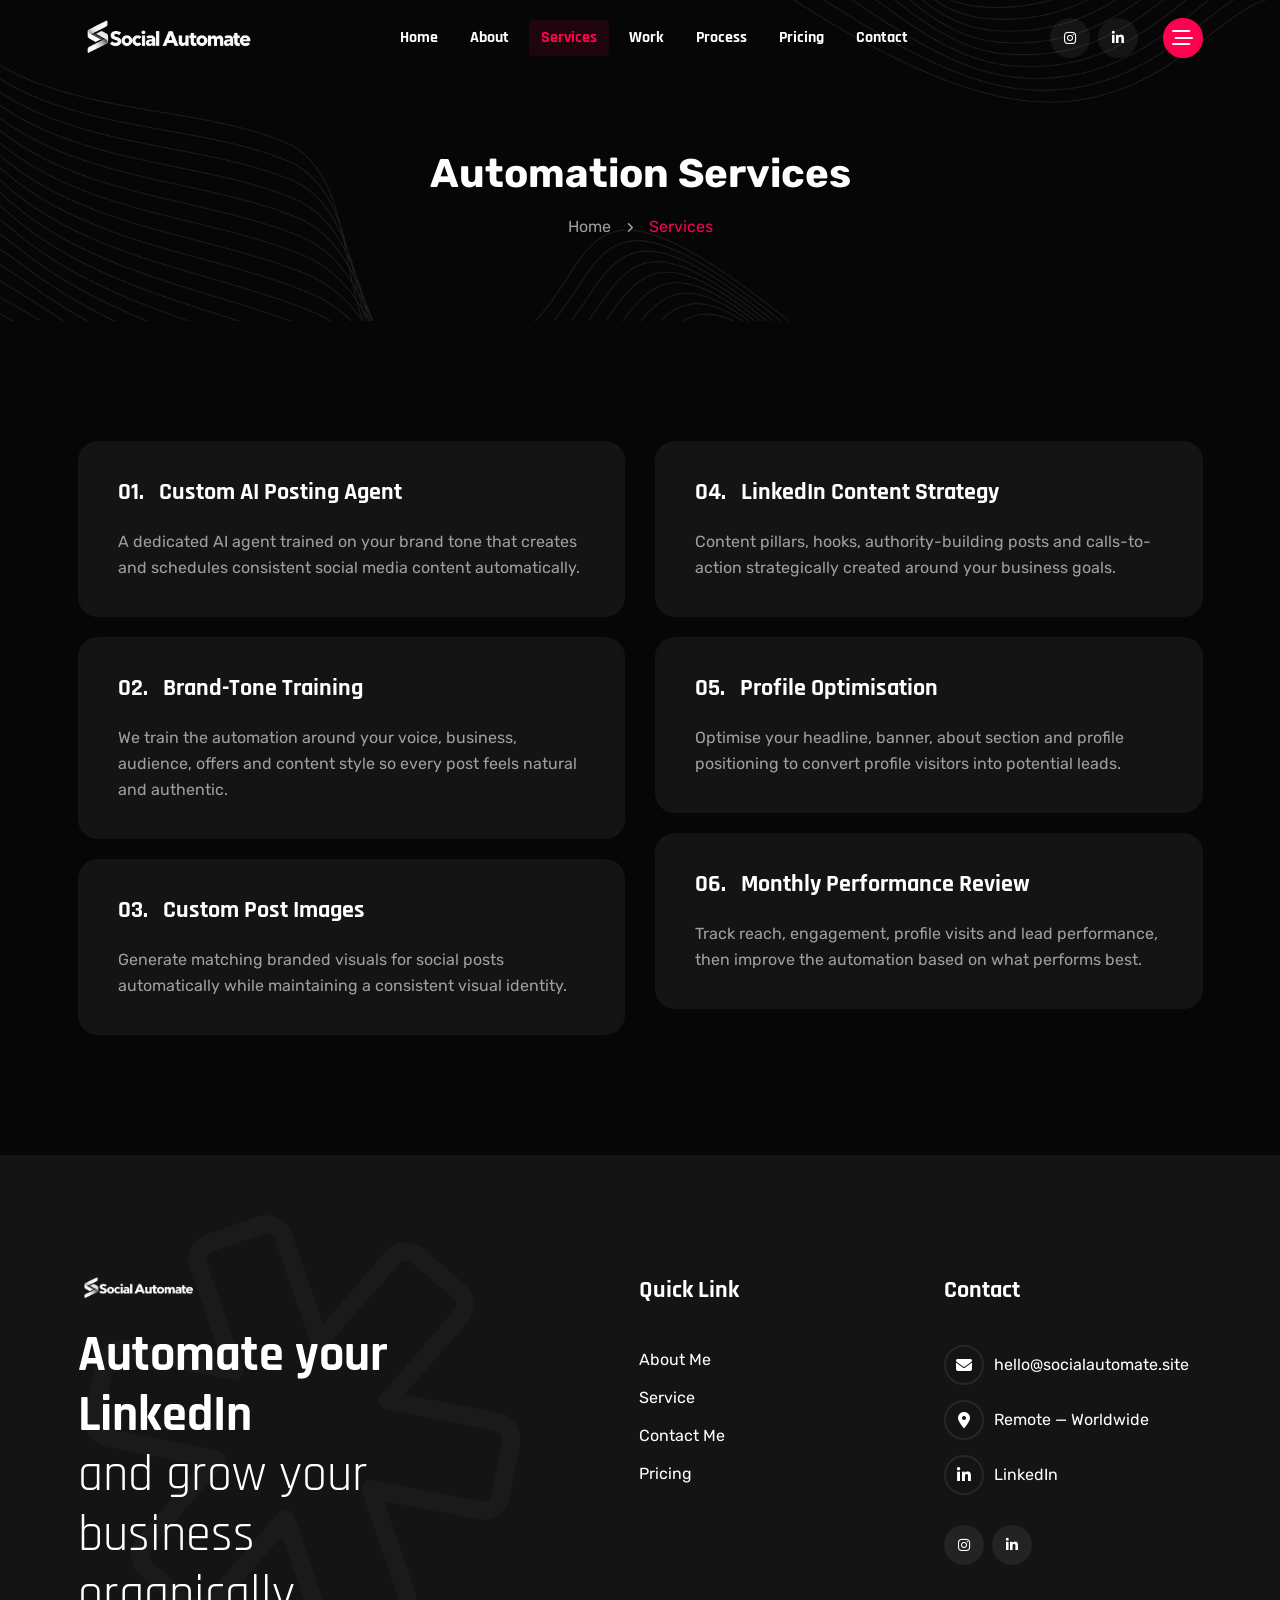
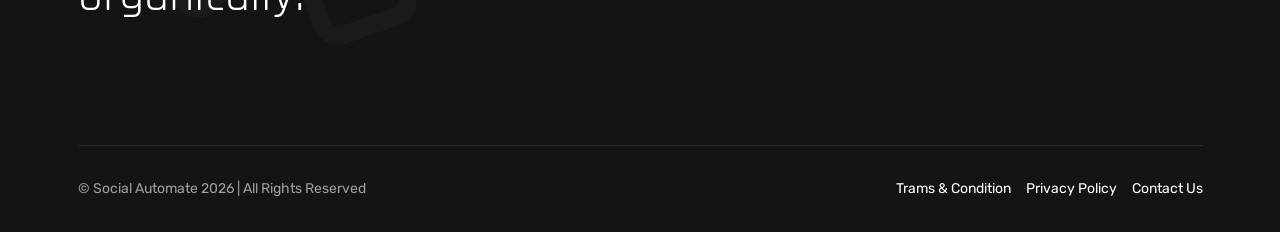
<file: service.html>
<!DOCTYPE html>
<html lang="en">


<!-- Mirrored from inversweb.com/product/html/reeni/about.html by HTTrack Website Copier/3.x [XR&CO'2014], Sat, 05 Sep 2026 14:02:04 GMT -->
<head>
    <meta charset="UTF-8">
    <meta http-equiv="X-UA-Compatible" content="IE=edge">
    <meta name="viewport" content="width=device-width, initial-scale=1.0">
    <meta name="description" content="AI automation services for social media, LinkedIn and content workflows. Explore custom AI agents, branded visuals and review-led publishing with Socialautomate.">
    <link rel="shortcut icon" type="image/x-icon" href="assets/images/favicon.svg">
    <title>Socialautomate | AI Social Media Automation Services</title>
    <!-- Bootstrap min css -->
    <link rel="stylesheet" href="assets/css/vendor/fontawesome.css">
    <link rel="stylesheet" href="assets/css/plugins/swiper.css">
    <link rel="stylesheet" href="assets/css/plugins/odometer.css">
    <link rel="stylesheet" href="assets/css/vendor/animate.min.css">
    <link rel="stylesheet" href="assets/css/vendor/bootstrap.min.css">
    <!-- custom css -->
    <link rel="stylesheet" href="assets/css/style.css">
    <style>
        .service-page .tmp-mainmenu a[aria-current="page"] { color: var(--color-primary) !important; }
    </style>
    <link rel="stylesheet" href="assets/css/socialautomate-footer.css">
</head>

<body class="service-page inner">

    <!-- tpm-header-area start -->
    <header class="tmp-header-area-start header-one header--sticky header--transparent">
        <!-- header mid area start -->
        <div class="container">
            <div class="row">
                <div class="col-lg-12">
                    <div class="header-content">
                        <div class="logo">
                            <a href="index.html">
                                <img class="logo-dark" src="assets/images/logo/logo.png" alt="Socialautomate">
                                <img class="logo-white" src="assets/images/logo/logo.png" alt="Socialautomate">
                            </a>
                        </div>
                        <div class="tmp-mainmenu-nav d-none d-xl-block">
                            <nav class="navbar-example2">
                                <ul class="tmp-mainmenu nav nav-pills">
                                    <li class="nav-item"><a href="index.html">Home</a></li>
                                    <li class="nav-item"><a href="about.html">About</a></li>
                                    <li class="nav-item"><a class="active" aria-current="page" href="service.html">Services</a></li>
                                    <li class="nav-item"><a href="index.html#portfolio">Work</a></li>
                                    <li class="nav-item"><a href="index.html#resume">Process</a></li>
                                    <li class="nav-item"><a href="index.html#pricing">Pricing</a></li>
                                    <li class="nav-item"><a href="index.html#contacts">Contact</a></li>
                                </ul>
                            </nav>
                        </div>

                        <div class="tmp-header-right">
                            <div class="social-share-wrapper">
                                <div class="social-link">
                                    <a href="https://instagram.com/social.automate" target="_blank" rel="noopener noreferrer" aria-label="Instagram"><i class="fa-brands fa-instagram"></i></a>
                                    <a href="https://linkedin.com/in/dalim-chandra-nama" target="_blank" rel="noopener noreferrer" aria-label="LinkedIn"><i class="fa-brands fa-linkedin-in"></i></a>
                                </div>
                            </div>

                            <div class="actions-area">
                                <div class="tmp-side-collups-area d-none d-xl-block">
                                    <button class="tmp-menu-bars tmp_button_active" aria-label="Open profile menu"><i class="fa-regular fa-bars-staggered"></i></button>
                                </div>
                                <div class="tmp-side-collups-area d-block d-xl-none">
                                    <button class="tmp-menu-bars humberger_menu_active" aria-label="Open navigation"><i class="fa-regular fa-bars-staggered"></i></button>
                                </div>
                            </div>
                        </div>

                    </div>
                </div>
            </div>
        </div>
        <!-- header mid area end -->
    </header>

    <div class="d-none d-xl-block">
        <div class="tmp-sidebar-area tmp_side_bar">
            <div class="inner">
                <div class="top-area"><a href="index.html" class="logo"><img src="assets/images/logo/logo.png" alt="Socialautomate"></a><div class="close-icon-area"><button class="tmp-round-action-btn close_side_menu_active" type="button" aria-label="Close profile menu"><i class="fa-sharp fa-light fa-xmark"></i></button></div></div>
                <div class="content-wrapper"><div class="image-area-feature"><img src="assets/images/experiences/02.webp" alt="Dalim's profile portrait"></div><h5 class="title mt--30">AI-powered social media automation for founders &amp; professionals.</h5><p class="disc">I'm Dalim. I build AI-powered social media automation systems and custom AI agents that help businesses create, publish and manage content more efficiently.</p><div class="short-contact-area"><a class="single-contact" href="https://linkedin.com/in/dalim-chandra-nama" target="_blank" rel="noopener noreferrer"><i class="fa-brands fa-linkedin-in" aria-hidden="true"></i><div class="information"><span>LinkedIn</span><div class="number">Dalim Chandra Nama</div></div></a><div class="single-contact"><i class="fa-solid fa-envelope" aria-hidden="true"></i><div class="information tmp-link-animation"><span>Email</span><a href="mailto:hello@socialautomate.site" class="number">hello@socialautomate.site</a></div></div><div class="single-contact"><i class="fa-solid fa-location-crosshairs"></i><div class="information tmp-link-animation"><span>My Address</span><span class="number">REMOTE — WORLDWIDE</span></div></div></div><div class="social-wrapper mt--20"><span class="subtitle">find with me</span><div class="social-link"><a aria-label="Instagram" href="https://instagram.com/social.automate" target="_blank" rel="noopener noreferrer"><i class="fa-brands fa-instagram"></i></a><a aria-label="LinkedIn" href="https://linkedin.com/in/dalim-chandra-nama" target="_blank" rel="noopener noreferrer"><i class="fa-brands fa-linkedin-in"></i></a></div></div></div>
            </div>
        </div><a class="overlay_close_side_menu close_side_menu_active" href="javascript:void(0);" aria-label="Close profile menu"></a>
    </div>


    <!-- Start Popup Mobile Menu  -->
    <div class="d-block d-xl-none">
        <div class="tmp-popup-mobile-menu">
            <div class="inner">
                <div class="header-top">
                    <div class="logo">
                        <a href="index.html" class="logo-area">
                            <img class="logo-dark" src="assets/images/logo/logo.png" alt="Socialautomate">
                            <img class="logo-white" src="assets/images/logo/logo.png" alt="Socialautomate">
                        </a>
                    </div>
                    <div class="close-menu">
                        <button class="close-button tmp-round-action-btn">
                            <i class="fa-sharp fa-light fa-xmark"></i>
                        </button>
                    </div>
                </div>

                <ul class="tmp-mainmenu onepagenav-click">
                    <li><a href="index.html">Home</a></li>
                    <li><a href="about.html">About</a></li>
                    <li><a class="active" aria-current="page" href="service.html">Services</a></li>
                    <li><a href="index.html#portfolio">Work</a></li>
                    <li><a href="index.html#resume">Process</a></li>
                    <li><a href="index.html#pricing">Pricing</a></li>
                    <li><a href="index.html#contacts">Contact</a></li>
                </ul>

                <!-- social sharea area -->
                <div class="social-wrapper mt--40">
                    <span class="subtitle">find with me</span>
                    <div class="social-link">
                        <a href="https://instagram.com/social.automate" target="_blank" rel="noopener noreferrer" aria-label="Instagram"><i class="fa-brands fa-instagram"></i></a>
                        <a href="https://linkedin.com/in/dalim-chandra-nama" target="_blank" rel="noopener noreferrer" aria-label="LinkedIn"><i class="fa-brands fa-linkedin-in"></i></a>
                    </div>
                </div>
                <!-- end -->

            </div>
        </div>
    </div>
    <!-- End Popup Mobile Menu  -->


    <main>
        <div class="breadcrumb-area breadcrumb-bg"><div class="container"><div class="breadcrumb-inner text-center">
            <h1 class="title split-collab">Automation Services</h1>
            <ul class="page-list"><li class="tmp-breadcrumb-item"><a href="index.html">Home</a></li><li class="icon"><i class="fa-solid fa-angle-right" aria-hidden="true"></i></li><li class="tmp-breadcrumb-item active">Services</li></ul>
        </div></div></div>
    <section class="latest-service-area tmp-section-gap">
        <div class="container">
            <div class="row">
                <div class="col-lg-6 col-sm-6">
                    <a href="#" class="service-card-v2 tmponhover tmp-scroll-trigger tmp-fade-in animation-order-1 tmp_button_active">
                        <h2 class="service-card-num"><span>01.</span>Custom AI Posting Agent</h2>
                        <p class="service-para">A dedicated AI agent trained on your brand tone that creates and schedules consistent social media content automatically.</p>
                    </a>
                    <a href="#" class="service-card-v2 tmponhover tmp-scroll-trigger tmp-fade-in animation-order-2 tmp_button_active">
                        <h2 class="service-card-num"><span>02.</span>Brand-Tone Training</h2>
                        <p class="service-para">We train the automation around your voice, business, audience, offers and content style so every post feels natural and authentic.</p>
                    </a>
                    <a href="#" class="service-card-v2 tmponhover tmp-scroll-trigger tmp-fade-in animation-order-3 tmp_button_active">
                        <h2 class="service-card-num"><span>03.</span>Custom Post Images</h2>
                        <p class="service-para">Generate matching branded visuals for social posts automatically while maintaining a consistent visual identity.</p>
                    </a>
                </div>
                <div class="col-lg-6 col-sm-6">
                    <a class="service-card-v2 tmponhover tmp-scroll-trigger tmp-fade-in animation-order-4 tmp_button_active" href="https://linkedin.com/in/dalim-chandra-nama" target="_blank" rel="noopener noreferrer">
                        <h2 class="service-card-num"><span>04.</span>LinkedIn Content Strategy</h2>
                        <p class="service-para">Content pillars, hooks, authority-building posts and calls-to-action strategically created around your business goals.</p>
                    </a>
                    <a href="#" class="service-card-v2 tmponhover tmp-scroll-trigger tmp-fade-in animation-order-5 tmp_button_active">
                        <h2 class="service-card-num"><span>05.</span>Profile Optimisation</h2>
                        <p class="service-para">Optimise your headline, banner, about section and profile positioning to convert profile visitors into potential leads.</p>
                    </a>
                    <a href="#" class="service-card-v2 tmponhover tmp-scroll-trigger tmp-fade-in animation-order-6 tmp_button_active">
                        <h2 class="service-card-num"><span>06.</span>Monthly Performance Review</h2>
                        <p class="service-para">Track reach, engagement, profile visits and lead performance, then improve the automation based on what performs best.</p>
                    </a>
                </div>
            </div>
        </div>
    </section>
    </main>
    <footer class="footer-area footer-style-one-wrapper bg-color-footer bg_images tmp-section-gap">
        <div class="container">
            <div class="footer-main footer-style-one">
                <div class="row g-5">
                    <div class="col-lg-5 col-md-6">
                        <div class="single-footer-wrapper border-right mr--20">
                            <div class="logo">
                                <a href="index.html">
                                    <img src="assets/images/logo/logo.png" alt="Socialautomate">
                                </a>
                            </div>
                            <p class="description"><span>Automate your LinkedIn</span><br>and grow your business<br>organically.</p>
                        </div>
                    </div>
                    <div class="col-lg-4 col-md-6">
                        <div class="single-footer-wrapper quick-link-wrap">
                            <h5 class="ft-title">Quick Link</h5>
                            <ul class="ft-link tmp-link-animation">
                                <li>
                                    <a href="about.html">About Me</a>
                                </li>
                                <li>
                                    <a href="service.html">Service</a>
                                </li>
                                <li>
                                    <a href="contact.html">Contact Me</a>
                                </li>
                                <li>
                                    <a href="contact.html">Pricing</a>
                                </li>
                            </ul>
                        </div>
                    </div>
                    <div class="col-lg-3 col-md-6">
                        <div class="single-footer-wrapper contact-wrap">
                            <h5 class="ft-title">Contact</h5>
                            <ul class="ft-link tmp-link-animation">
                                <li><span class="ft-icon"><i class="fa-solid fa-envelope"></i></span><a href="mailto:hello@socialautomate.site">hello@socialautomate.site</a></li>
                                <li><span class="ft-icon"><i class="fa-solid fa-location-dot"></i></span>Remote &mdash; Worldwide</li>
                                <li><a class="footer-linkedin-contact" href="https://linkedin.com/in/dalim-chandra-nama" target="_blank" rel="noopener noreferrer"><span class="ft-icon"><i class="fa-brands fa-linkedin-in" aria-hidden="true"></i></span>LinkedIn</a></li>
                            </ul>
                            <div class="social-link footer">
                                <a href="https://instagram.com/social.automate" target="_blank" rel="noopener noreferrer" aria-label="Instagram"><i class="fa-brands fa-instagram"></i></a>
                                <a href="https://linkedin.com/in/dalim-chandra-nama" target="_blank" rel="noopener noreferrer" aria-label="LinkedIn"><i class="fa-brands fa-linkedin-in"></i></a>
                            </div>
                        </div>
                    </div>
                </div>
            </div>
        </div>
        <div class="footer-bg-img" aria-hidden="true">
            <img loading="lazy" src="assets/images/footer/footer-bg-img.png" alt="">
        </div>
    </footer>
    <div class="copyright-area-one">
        <div class="container">
            <div class="row">
                <div class="col-lg-12">
                    <div class="main-wrapper">
                        <p class="copy-right-para tmp-link-animation">© Social Automate 2026 | All Rights Reserved</p>
                        <ul class="tmp-link-animation">
                            <li><a href="#">Trams & Condition</a></li>
                            <li><a href="#">Privacy Policy</a></li>
                            <li><a href="contact.html">Contact Us</a></li>
                        </ul>
                    </div>
                </div>
            </div>
        </div>
    </div>
    <!-- End Footer Area  -->
    <!-- End Footer Area  -->


    <script src="assets/js/vendor/jquery.js"></script>
    <script src="assets/js/vendor/jquery-ui.min.js"></script>
    <script src="assets/js/vendor/waypoints.min.js"></script>

    <script src="assets/js/plugins/odometer.js"></script>
    <script src="assets/js/vendor/appear.js"></script>


    <script src="assets/js/vendor/jquery-one-page-nav.js"></script>
    <script src="assets/js/plugins/swiper.js"></script>

    <script src="assets/js/plugins/gsap.js"></script>
    <script src="assets/js/plugins/splittext.js"></script>
    <script src="assets/js/plugins/scrolltigger.js"></script>
    <script src="assets/js/plugins/scrolltoplugins.js"></script>
    <script src="assets/js/plugins/smoothscroll.js"></script>
    <!-- bootstrap Js-->
    <script src="assets/js/vendor/bootstrap.min.js"></script>
    <script src="assets/js/vendor/waw.js"></script>
    <script src="assets/js/plugins/isotop.js"></script>
    <script src="assets/js/plugins/animation.js"></script>
    <script src="assets/js/plugins/contact.form.js"></script>
    <script src="assets/js/vendor/backtop.js"></script>
    <script src="assets/js/plugins/text-type.js"></script>
    <!-- custom Js -->
    <script src="assets/js/main.js"></script>
</body>


<!-- Mirrored from inversweb.com/product/html/reeni/about.html by HTTrack Website Copier/3.x [XR&CO'2014], Sat, 05 Sep 2026 14:02:04 GMT -->
</html>
</file>
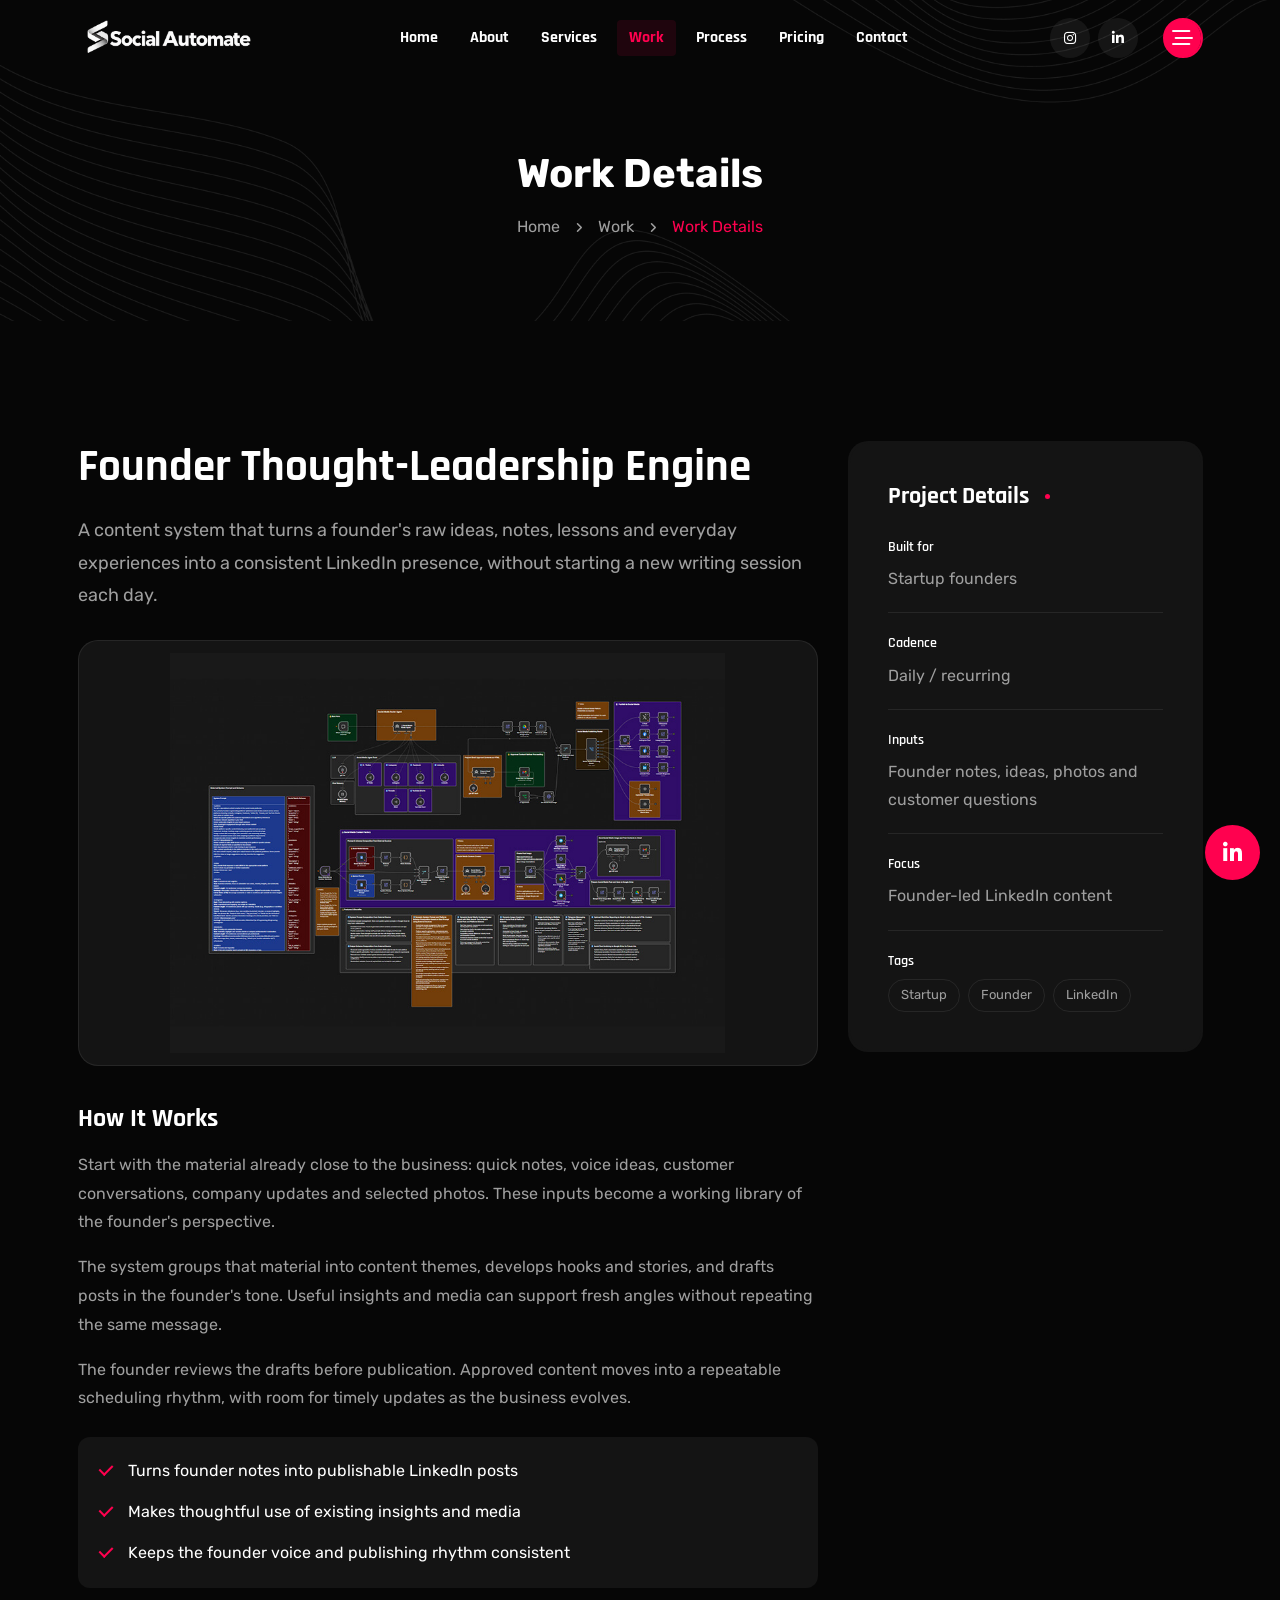
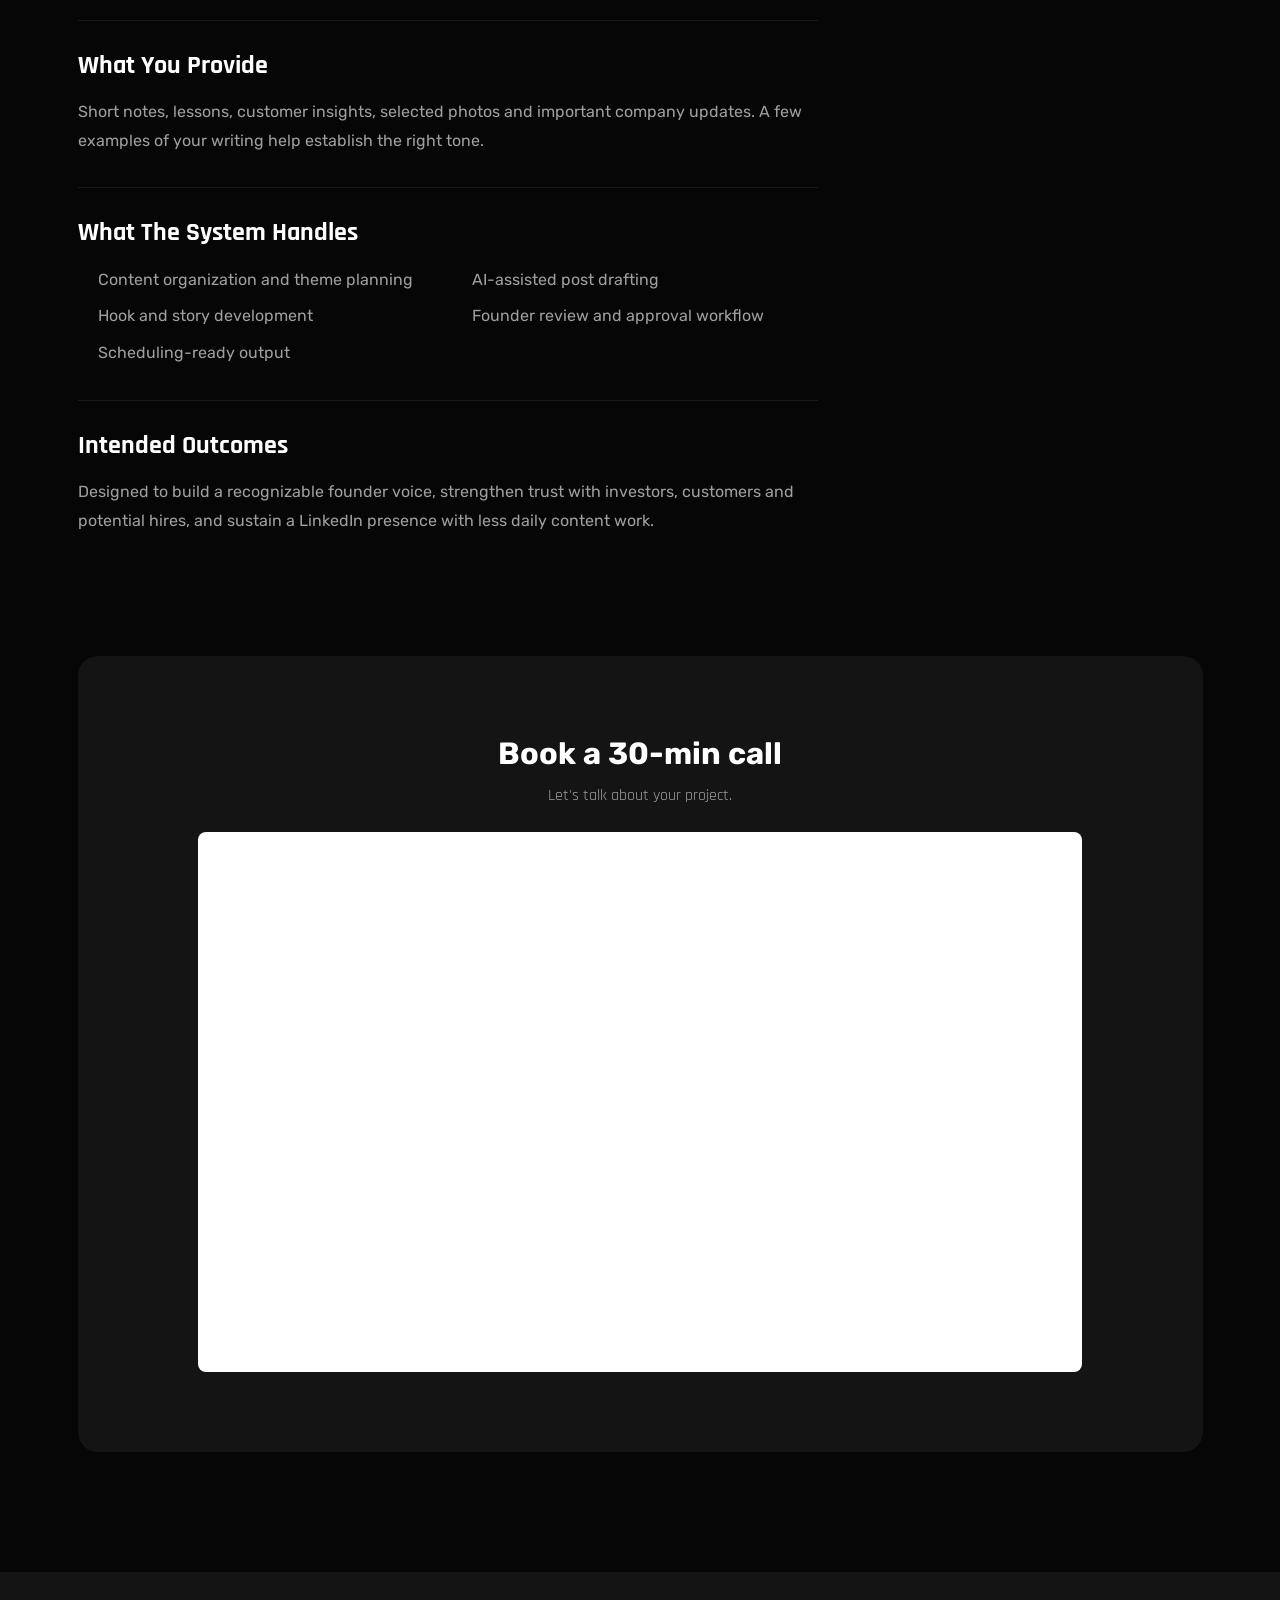
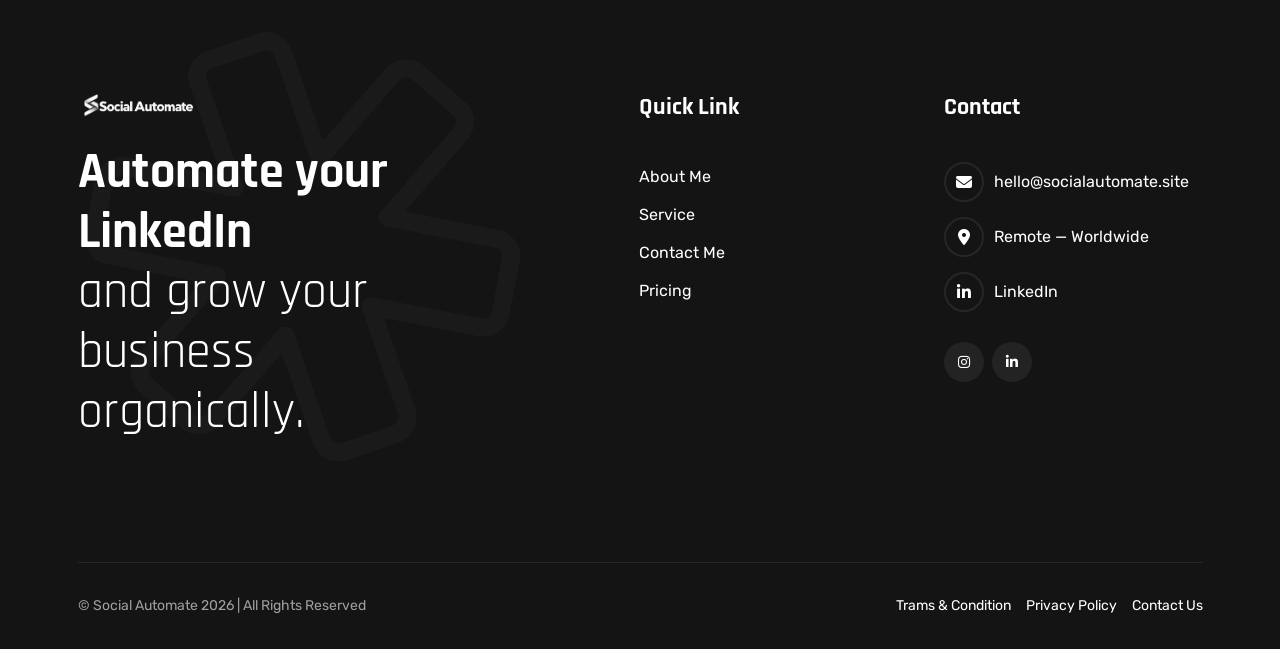
<file: work-details.html>
<!DOCTYPE html>
<html lang="en">


<!-- Mirrored from inversweb.com/product/html/reeni/project-details.html by HTTrack Website Copier/3.x [XR&CO'2014], Sat, 05 Sep 2026 14:02:38 GMT -->
<head>
    <meta charset="UTF-8">
    <meta http-equiv="X-UA-Compatible" content="IE=edge">
    <meta name="viewport" content="width=device-width, initial-scale=1.0">
    <meta name="description" content="AI-powered LinkedIn and social media automation for founders, doctors, clinics, and growing brands — built to automate content and grow authority online.">
    <meta property="og:description" content="AI-powered LinkedIn and social media automation for founders, doctors, clinics, and growing brands — built to automate content and grow authority online.">
    <meta name="twitter:description" content="AI-powered LinkedIn and social media automation for founders, doctors, clinics, and growing brands — built to automate content and grow authority online.">
    <link rel="shortcut icon" type="image/x-icon" href="assets/images/favicon.svg">
    <title>Founder Thought-Leadership Engine | Socialautomate</title>
    <!-- Bootstrap min css -->
    <link rel="stylesheet" href="assets/css/vendor/fontawesome.css">
    <link rel="stylesheet" href="assets/css/plugins/swiper.css">
    <link rel="stylesheet" href="assets/css/plugins/odometer.css">
    <link rel="stylesheet" href="assets/css/vendor/animate.min.css">
    <link rel="stylesheet" href="assets/css/vendor/bootstrap.min.css">
    <!-- custom css -->
    <link rel="stylesheet" href="assets/css/style.css">
    <style>
        .tmp-mainmenu a[aria-current="page"] { color: var(--color-primary) !important; }
    </style>
    <link rel="stylesheet" href="assets/css/socialautomate-booking.css">
    <link rel="stylesheet" href="assets/css/socialautomate-footer.css">
</head>

<body>

    <!-- tpm-header-area start -->
    <header class="tmp-header-area-start header-one header--sticky header--transparent">
        <!-- header mid area start -->
        <div class="container">
            <div class="row">
                <div class="col-lg-12">
                    <div class="header-content">
                        <div class="logo">
                            <a href="index.html">
                                <img class="logo-dark" src="assets/images/logo/logo.png" alt="Socialautomate">
                                <img class="logo-white" src="assets/images/logo/logo.png" alt="Socialautomate">
                            </a>
                        </div>
                        <div class="tmp-mainmenu-nav d-none d-xl-block">
                            <nav class="navbar-example2">
                                <ul class="tmp-mainmenu nav nav-pills">
                                    <li class="nav-item"><a href="index.html">Home</a></li>
                                    <li class="nav-item"><a href="about.html">About</a></li>
                                    <li class="nav-item"><a href="index.html#service">Services</a></li>
                                    <li class="nav-item"><a class="active" aria-current="page" href="index.html#portfolio">Work</a></li>
                                    <li class="nav-item"><a href="index.html#resume">Process</a></li>
                                    <li class="nav-item"><a href="index.html#pricing">Pricing</a></li>
                                    <li class="nav-item"><a href="index.html#contacts">Contact</a></li>
                                </ul>
                            </nav>
                        </div>

                        <div class="tmp-header-right">
                            <div class="social-share-wrapper d-none d-md-block">
                                <div class="social-link">
                                    <a href="https://instagram.com/social.automate" target="_blank" rel="noopener noreferrer" aria-label="Instagram"><i class="fa-brands fa-instagram"></i></a>
                                    <a href="https://linkedin.com/in/dalim-chandra-nama" target="_blank" rel="noopener noreferrer" aria-label="LinkedIn"><i class="fa-brands fa-linkedin-in"></i></a>
                                </div>
                            </div>

                            <div class="actions-area">
                                <div class="tmp-side-collups-area d-none d-xl-block">
                                    <button class="tmp-menu-bars tmp_button_active" aria-label="Open profile menu"><i class="fa-regular fa-bars-staggered"></i></button>
                                </div>
                                <div class="tmp-side-collups-area d-block d-xl-none">
                                    <button class="tmp-menu-bars humberger_menu_active" aria-label="Open navigation"><i class="fa-regular fa-bars-staggered"></i></button>
                                </div>
                            </div>
                        </div>

                    </div>
                </div>
            </div>
        </div>
        <!-- header mid area end -->
    </header>

    <div class="d-none d-xl-block">
        <div class="tmp-sidebar-area tmp_side_bar"><div class="inner"><div class="top-area"><a href="index.html" class="logo"><img src="assets/images/logo/logo.png" alt="Socialautomate"></a><div class="close-icon-area"><button class="tmp-round-action-btn close_side_menu_active" type="button" aria-label="Close profile menu"><i class="fa-sharp fa-light fa-xmark"></i></button></div></div><div class="content-wrapper"><div class="image-area-feature"><img src="assets/images/experiences/02.webp" alt="Dalim's profile portrait"></div><h5 class="title mt--30">AI-powered social media automation for founders &amp; professionals.</h5><p class="disc">I'm Dalim. I build AI-powered social media automation systems and custom AI agents that help businesses create, publish and manage content more efficiently.</p><div class="short-contact-area"><a class="single-contact" href="https://linkedin.com/in/dalim-chandra-nama" target="_blank" rel="noopener noreferrer"><i class="fa-brands fa-linkedin-in" aria-hidden="true"></i><div class="information"><span>LinkedIn</span><div class="number">Dalim Chandra Nama</div></div></a><div class="single-contact"><i class="fa-solid fa-envelope" aria-hidden="true"></i><div class="information tmp-link-animation"><span>Email</span><a href="mailto:hello@socialautomate.site" class="number">hello@socialautomate.site</a></div></div><div class="single-contact"><i class="fa-solid fa-location-crosshairs"></i><div class="information tmp-link-animation"><span>My Address</span><span class="number">REMOTE — WORLDWIDE</span></div></div></div><div class="social-wrapper mt--20"><span class="subtitle">find with me</span><div class="social-link"><a aria-label="Instagram" href="https://instagram.com/social.automate" target="_blank" rel="noopener noreferrer"><i class="fa-brands fa-instagram"></i></a><a aria-label="LinkedIn" href="https://linkedin.com/in/dalim-chandra-nama" target="_blank" rel="noopener noreferrer"><i class="fa-brands fa-linkedin-in"></i></a></div></div></div></div></div><a class="overlay_close_side_menu close_side_menu_active" href="javascript:void(0);" aria-label="Close profile menu"></a>
    </div>


    <!-- Start Popup Mobile Menu  -->
    <div class="d-block d-xl-none">
        <div class="tmp-popup-mobile-menu">
            <div class="inner">
                <div class="header-top">
                    <div class="logo">
                        <a href="index.html" class="logo-area">
                            <img class="logo-dark" src="assets/images/logo/logo.png" alt="Socialautomate">
                            <img class="logo-white" src="assets/images/logo/logo.png" alt="Socialautomate">
                        </a>
                    </div>
                    <div class="close-menu">
                        <button class="close-button tmp-round-action-btn">
                            <i class="fa-sharp fa-light fa-xmark"></i>
                        </button>
                    </div>
                </div>

                <ul class="tmp-mainmenu onepagenav-click">
                    <li><a href="index.html">Home</a></li>
                    <li><a href="about.html">About</a></li>
                    <li><a href="index.html#service">Services</a></li>
                    <li><a class="active" aria-current="page" href="index.html#portfolio">Work</a></li>
                    <li><a href="index.html#resume">Process</a></li>
                    <li><a href="index.html#pricing">Pricing</a></li>
                    <li><a href="index.html#contacts">Contact</a></li>
                </ul>

                <!-- social sharea area -->
                <div class="social-wrapper mt--40">
                    <span class="subtitle">find with me</span>
                    <div class="social-link">
                        <a href="https://instagram.com/social.automate" target="_blank" rel="noopener noreferrer" aria-label="Instagram"><i class="fa-brands fa-instagram"></i></a>
                        <a href="https://linkedin.com/in/dalim-chandra-nama" target="_blank" rel="noopener noreferrer" aria-label="LinkedIn"><i class="fa-brands fa-linkedin-in"></i></a>
                    </div>
                </div>
                <!-- end -->

            </div>
        </div>
    </div>
    <!-- End Popup Mobile Menu  -->


    <!-- Breadcrumb Area Start -->
    <div class="breadcrumb-area breadcrumb-bg">
        <div class="container">
            <div class="row">
                <div class="col-lg-12">
                    <div class="breadcrumb-inner text-center">
                        <h1 class="title split-collab">Work Details</h1>
                        <ul class="page-list">
                            <li class="tmp-breadcrumb-item"><a href="index.html">Home</a></li>
                            <li class="icon"><i class="fa-solid fa-angle-right"></i></li>
                            <li class="tmp-breadcrumb-item"><a href="work.html">Work</a></li>
                            <li class="icon"><i class="fa-solid fa-angle-right"></i></li>
                            <li class="tmp-breadcrumb-item active" aria-current="page">Work Details</li>
                        </ul>
                    </div>
                </div>
            </div>
        </div>
    </div>
    <!-- Breadcrumb Area End -->


    <main class="project-details-area-wrapper tmp-section-gap" data-work-details>
        <div class="container">
            <div class="row g-5 align-items-start">
                <article class="col-xl-8" aria-labelledby="project-title">
                    <div class="project-details-content-wrap">
                        <h2 class="title" id="project-title" data-project-field="title">Founder Thought-Leadership Engine</h2>
                        <p class="project-overview" data-project-field="overview">A content system that turns a founder&#x27;s raw ideas, notes, lessons and everyday experiences into a consistent LinkedIn presence, without starting a new writing session each day.</p>
                        <figure class="project-details-thumnail-wrap">
                            <img data-project-image width="825" height="594" src="assets/images/portfolio/01.webp" alt="Founder Thought-Leadership Engine">
                        </figure>
                        <section class="project-story-section" aria-labelledby="project-how">
                            <h3 class="mini-title" id="project-how">How It Works</h3>
                            <div data-project-paragraphs="steps">
                                <p>Start with the material already close to the business: quick notes, voice ideas, customer conversations, company updates and selected photos. These inputs become a working library of the founder&#x27;s perspective.</p>
                                <p>The system groups that material into content themes, develops hooks and stories, and drafts posts in the founder&#x27;s tone. Useful insights and media can support fresh angles without repeating the same message.</p>
                                <p>The founder reviews the drafts before publication. Approved content moves into a repeatable scheduling rhythm, with room for timely updates as the business evolves.</p>
                            </div>
                            <ul class="project-benefits" data-project-list="benefits" aria-label="Key benefits">
                                <li>Turns founder notes into publishable LinkedIn posts</li>
                                <li>Makes thoughtful use of existing insights and media</li>
                                <li>Keeps the founder voice and publishing rhythm consistent</li>
                            </ul>
                        </section>
                        <section class="project-story-section" aria-labelledby="project-provide">
                            <h3 class="mini-title" id="project-provide">What You Provide</h3>
                            <p data-project-field="provide">Short notes, lessons, customer insights, selected photos and important company updates. A few examples of your writing help establish the right tone.</p>
                        </section>
                        <section class="project-story-section" aria-labelledby="project-includes">
                            <h3 class="mini-title" id="project-includes">What The System Handles</h3>
                            <ul class="project-deliverables" data-project-list="deliverables">
                                <li>Content organization and theme planning</li>
                                <li>AI-assisted post drafting</li>
                                <li>Hook and story development</li>
                                <li>Founder review and approval workflow</li>
                                <li>Scheduling-ready output</li>
                            </ul>
                        </section>
                        <section class="project-story-section project-outcomes" aria-labelledby="project-outcomes">
                            <h3 class="mini-title" id="project-outcomes">Intended Outcomes</h3>
                            <p data-project-field="outcome">Designed to build a recognizable founder voice, strengthen trust with investors, customers and potential hires, and sustain a LinkedIn presence with less daily content work.</p>
                        </section>
                    </div>
                </article>
                <aside class="col-xl-4 project-details-sidebar" aria-labelledby="project-details-heading">
                    <div class="signle-side-bar project-details-area tmponhover">
                        <div class="header">
                            <h2 class="title" id="project-details-heading">Project Details</h2>
                        </div>
                        <dl class="project-details-facts">
                            <div class="project-details-info">
                                <dt>Built for</dt>
                                <dd data-project-field="audience">Startup founders</dd>
                            </div>
                            <div class="project-details-info">
                                <dt>Cadence</dt>
                                <dd data-project-field="cadence">Daily / recurring</dd>
                            </div>
                            <div class="project-details-info">
                                <dt>Inputs</dt>
                                <dd data-project-field="inputs">Founder notes, ideas, photos and customer questions</dd>
                            </div>
                            <div class="project-details-info">
                                <dt>Focus</dt>
                                <dd data-project-field="focus">Founder-led LinkedIn content</dd>
                            </div>
                            <div class="project-details-info">
                                <dt>Tags</dt>
                                <dd><ul class="project-tags" data-project-list="tags">
                                <li>Startup</li>
                                <li>Founder</li>
                                <li>LinkedIn</li>
                                </ul></dd>
                            </div>
                        </dl>
                    </div>
                </aside>
            </div>
        </div>
    </main>

    <section class="work-details-booking tmp-section-gapBottom" aria-labelledby="work-booking-title">
        <div class="container">
            <div class="get-in-touch-wrapper tmponhover">
                <div class="work-details-booking-heading">
                    <h2 id="work-booking-title" class="title">Book a 30-min call</h2>
                    <p class="subtitle">Let's talk about your project.</p>
                </div>
                <div class="calendar-embed-wrapper" role="region" aria-label="Book a 30-minute meeting" tabindex="0">
                    <div id="my-cal-inline-30min"></div>
                </div>
                <script src="assets/js/socialautomate-booking.js"></script>
            </div>
        </div>
    </section>

    <!-- Start Footer Area  -->
    <footer class="footer-area footer-style-one-wrapper bg-color-footer bg_images tmp-section-gap">
        <div class="container">
            <div class="footer-main footer-style-one">
                <div class="row g-5">
                    <div class="col-lg-5 col-md-6">
                        <div class="single-footer-wrapper border-right mr--20">
                            <div class="logo">
                                <a href="index.html">
                                    <img src="assets/images/logo/logo.png" alt="Socialautomate">
                                </a>
                            </div>
                            <p class="description"><span>Automate your LinkedIn</span><br>and grow your business<br>organically.</p>
                        </div>
                    </div>
                    <div class="col-lg-4 col-md-6">
                        <div class="single-footer-wrapper quick-link-wrap">
                            <h5 class="ft-title">Quick Link</h5>
                            <ul class="ft-link tmp-link-animation">
                                <li>
                                    <a href="about.html">About Me</a>
                                </li>
                                <li>
                                    <a href="service.html">Service</a>
                                </li>
                                <li>
                                    <a href="contact.html">Contact Me</a>
                                </li>
                                <li>
                                    <a href="contact.html">Pricing</a>
                                </li>
                            </ul>
                        </div>
                    </div>
                    <div class="col-lg-3 col-md-6">
                        <div class="single-footer-wrapper contact-wrap">
                            <h5 class="ft-title">Contact</h5>
                            <ul class="ft-link tmp-link-animation">
                                <li><span class="ft-icon"><i class="fa-solid fa-envelope"></i></span><a href="mailto:hello@socialautomate.site">hello@socialautomate.site</a></li>
                                <li><span class="ft-icon"><i class="fa-solid fa-location-dot"></i></span>Remote &mdash; Worldwide</li>
                                <li><a class="footer-linkedin-contact" href="https://linkedin.com/in/dalim-chandra-nama" target="_blank" rel="noopener noreferrer"><span class="ft-icon"><i class="fa-brands fa-linkedin-in" aria-hidden="true"></i></span>LinkedIn</a></li>
                            </ul>
                            <div class="social-link footer">
                                <a href="https://instagram.com/social.automate" target="_blank" rel="noopener noreferrer" aria-label="Instagram"><i class="fa-brands fa-instagram"></i></a>
                                <a href="https://linkedin.com/in/dalim-chandra-nama" target="_blank" rel="noopener noreferrer" aria-label="LinkedIn"><i class="fa-brands fa-linkedin-in"></i></a>
                            </div>
                        </div>
                    </div>
                </div>
            </div>
        </div>
        <div class="footer-bg-img" aria-hidden="true">
            <img loading="lazy" src="assets/images/footer/footer-bg-img.png" alt="">
        </div>
    </footer>
    <div class="copyright-area-one">
        <div class="container">
            <div class="row">
                <div class="col-lg-12">
                    <div class="main-wrapper">
                        <p class="copy-right-para tmp-link-animation">© Social Automate 2026 | All Rights Reserved</p>
                        <ul class="tmp-link-animation">
                            <li><a href="#">Trams & Condition</a></li>
                            <li><a href="#">Privacy Policy</a></li>
                            <li><a href="contact.html">Contact Us</a></li>
                        </ul>
                    </div>
                </div>
            </div>
        </div>
    </div>
    <!-- End Footer Area  -->



    <!-- Floating LinkedIn profile link -->
    <div class="ready-chatting-option tmp-ready-chat">
        <a class="floating-linkedin" href="https://linkedin.com/in/dalim-chandra-nama" target="_blank" rel="noopener noreferrer" aria-label="Visit LinkedIn Profile" title="LinkedIn">
            <i class="fa-brands fa-linkedin-in" aria-hidden="true"></i>
        </a>
    </div>
    <!-- Floating LinkedIn profile link end -->
    <!-- progress area start -->
    <div class="scrollToTop" style="display: block;">
        <div class="arrowUp">
            <i class="fa-light fa-arrow-up"></i>
        </div>
        <div class="water" style="transform: translate(0px, 87%);">
            <svg viewBox="0 0 560 20" class="water_wave water_wave_back">
                <use xlink:href="#wave"></use>
            </svg>
            <svg viewBox="0 0 560 20" class="water_wave water_wave_front">
                <use xlink:href="#wave"></use>
            </svg>
            <svg version="1.1" xmlns="http://www.w3.org/2000/svg" xmlns:xlink="http://www.w3.org/1999/xlink" viewBox="0 0 560 20" style="display: none;">
                <symbol id="wave">
                    <path d="M420,20c21.5-0.4,38.8-2.5,51.1-4.5c13.4-2.2,26.5-5.2,27.3-5.4C514,6.5,518,4.7,528.5,2.7c7.1-1.3,17.9-2.8,31.5-2.7c0,0,0,0,0,0v20H420z" fill="#"></path>
                    <path d="M420,20c-21.5-0.4-38.8-2.5-51.1-4.5c-13.4-2.2-26.5-5.2-27.3-5.4C326,6.5,322,4.7,311.5,2.7C304.3,1.4,293.6-0.1,280,0c0,0,0,0,0,0v20H420z" fill="#"></path>
                    <path d="M140,20c21.5-0.4,38.8-2.5,51.1-4.5c13.4-2.2,26.5-5.2,27.3-5.4C234,6.5,238,4.7,248.5,2.7c7.1-1.3,17.9-2.8,31.5-2.7c0,0,0,0,0,0v20H140z" fill="#"></path>
                    <path d="M140,20c-21.5-0.4-38.8-2.5-51.1-4.5c-13.4-2.2-26.5-5.2-27.3-5.4C46,6.5,42,4.7,31.5,2.7C24.3,1.4,13.6-0.1,0,0c0,0,0,0,0,0l0,20H140z" fill="#"></path>
                </symbol>
            </svg>

        </div>
    </div>
    <!-- progress area end -->
    <script src="assets/js/socialautomate-work.js"></script>
    <script src="assets/js/vendor/jquery.js"></script>
    <script src="assets/js/vendor/jquery-ui.min.js"></script>
    <script src="assets/js/vendor/waypoints.min.js"></script>

    <script src="assets/js/plugins/odometer.js"></script>
    <script src="assets/js/vendor/appear.js"></script>


    <script src="assets/js/vendor/jquery-one-page-nav.js"></script>
    <script src="assets/js/plugins/swiper.js"></script>

    <script src="assets/js/plugins/gsap.js"></script>
    <script src="assets/js/plugins/splittext.js"></script>
    <script src="assets/js/plugins/scrolltigger.js"></script>
    <script src="assets/js/plugins/scrolltoplugins.js"></script>
    <script src="assets/js/plugins/smoothscroll.js"></script>
    <!-- bootstrap Js-->
    <script src="assets/js/vendor/bootstrap.min.js"></script>
    <script src="assets/js/vendor/waw.js"></script>
    <script src="assets/js/plugins/isotop.js"></script>
    <script src="assets/js/plugins/animation.js"></script>
    <script src="assets/js/vendor/backtop.js"></script>
    <script src="assets/js/plugins/text-type.js"></script>
    <!-- custom Js -->
    <script src="assets/js/main.js"></script>


</body>


<!-- Mirrored from inversweb.com/product/html/reeni/project-details.html by HTTrack Website Copier/3.x [XR&CO'2014], Sat, 05 Sep 2026 14:02:38 GMT -->
</html>
</file>
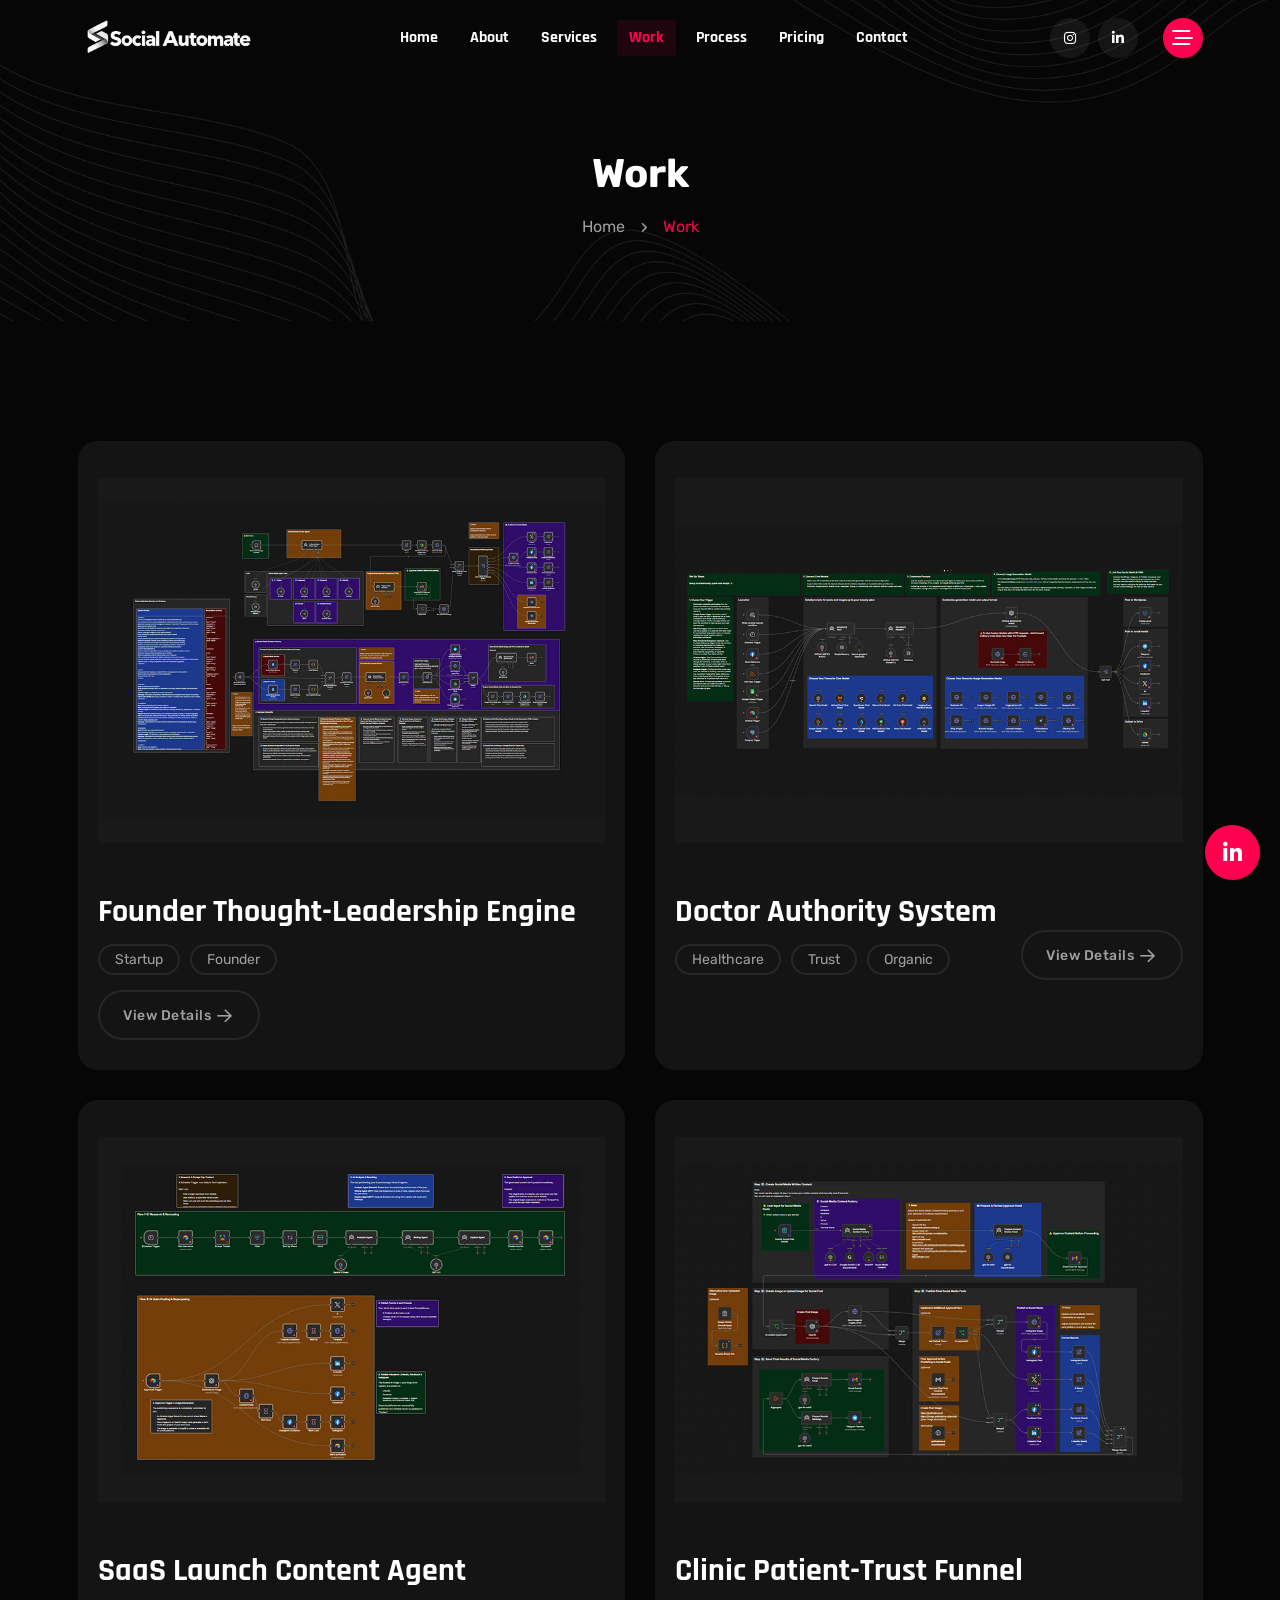
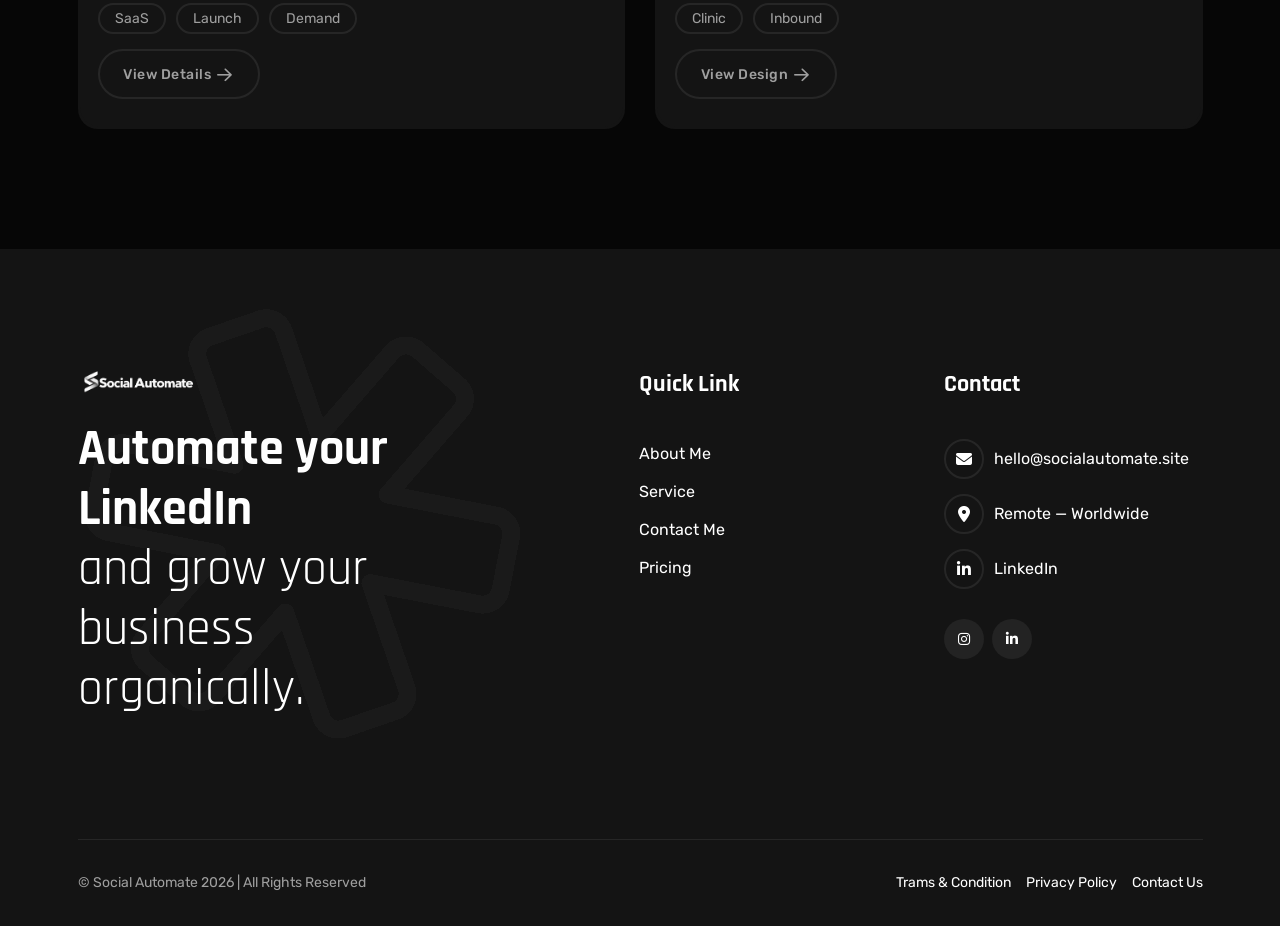
<file: work.html>
<!DOCTYPE html>
<html lang="en">


<!-- Mirrored from inversweb.com/product/html/reeni/project-details.html by HTTrack Website Copier/3.x [XR&CO'2014], Sat, 05 Sep 2026 14:02:38 GMT -->
<head>
    <meta charset="UTF-8">
    <meta http-equiv="X-UA-Compatible" content="IE=edge">
    <meta name="viewport" content="width=device-width, initial-scale=1.0">
    <meta name="description" content="Explore LinkedIn content systems and AI agents built by Social Automate for founders and doctors.">
    <link rel="shortcut icon" type="image/x-icon" href="assets/images/favicon.svg">
    <title>Work | Social Automate</title>
    <!-- Bootstrap min css -->
    <link rel="stylesheet" href="assets/css/vendor/fontawesome.css">
    <link rel="stylesheet" href="assets/css/plugins/swiper.css">
    <link rel="stylesheet" href="assets/css/plugins/odometer.css">
    <link rel="stylesheet" href="assets/css/vendor/animate.min.css">
    <link rel="stylesheet" href="assets/css/vendor/bootstrap.min.css">
    <!-- custom css -->
    <link rel="stylesheet" href="assets/css/style.css">
    <style>
        .tmp-mainmenu a[aria-current="page"] { color: var(--color-primary) !important; }
    </style>
    <link rel="stylesheet" href="assets/css/socialautomate-footer.css">
</head>

<body>

    <!-- tpm-header-area start -->
    <header class="tmp-header-area-start header-one header--sticky header--transparent">
        <!-- header mid area start -->
        <div class="container">
            <div class="row">
                <div class="col-lg-12">
                    <div class="header-content">
                        <div class="logo">
                            <a href="index.html">
                                <img class="logo-dark" src="assets/images/logo/logo.png" alt="Socialautomate">
                                <img class="logo-white" src="assets/images/logo/logo.png" alt="Socialautomate">
                            </a>
                        </div>
                        <div class="tmp-mainmenu-nav d-none d-xl-block">
                            <nav class="navbar-example2">
                                <ul class="tmp-mainmenu nav nav-pills">
                                    <li class="nav-item"><a href="index.html">Home</a></li>
                                    <li class="nav-item"><a href="about.html">About</a></li>
                                    <li class="nav-item"><a href="index.html#service">Services</a></li>
                                    <li class="nav-item"><a class="active" aria-current="page" href="work.html">Work</a></li>
                                    <li class="nav-item"><a href="index.html#resume">Process</a></li>
                                    <li class="nav-item"><a href="index.html#pricing">Pricing</a></li>
                                    <li class="nav-item"><a href="index.html#contacts">Contact</a></li>
                                </ul>
                            </nav>
                        </div>

                        <div class="tmp-header-right">
                            <div class="social-share-wrapper d-none d-md-block">
                                <div class="social-link">
                                    <a href="https://instagram.com/social.automate" target="_blank" rel="noopener noreferrer" aria-label="Instagram"><i class="fa-brands fa-instagram"></i></a>
                                    <a href="https://linkedin.com/in/dalim-chandra-nama" target="_blank" rel="noopener noreferrer" aria-label="LinkedIn"><i class="fa-brands fa-linkedin-in"></i></a>
                                </div>
                            </div>

                            <div class="actions-area">
                                <div class="tmp-side-collups-area d-none d-xl-block">
                                    <button class="tmp-menu-bars tmp_button_active" aria-label="Open profile menu"><i class="fa-regular fa-bars-staggered"></i></button>
                                </div>
                                <div class="tmp-side-collups-area d-block d-xl-none">
                                    <button class="tmp-menu-bars humberger_menu_active" aria-label="Open navigation"><i class="fa-regular fa-bars-staggered"></i></button>
                                </div>
                            </div>
                        </div>

                    </div>
                </div>
            </div>
        </div>
        <!-- header mid area end -->
    </header>

    <div class="d-none d-xl-block">
        <div class="tmp-sidebar-area tmp_side_bar"><div class="inner"><div class="top-area"><a href="index.html" class="logo"><img src="assets/images/logo/logo.png" alt="Socialautomate"></a><div class="close-icon-area"><button class="tmp-round-action-btn close_side_menu_active" type="button" aria-label="Close profile menu"><i class="fa-sharp fa-light fa-xmark"></i></button></div></div><div class="content-wrapper"><div class="image-area-feature"><img src="assets/images/experiences/02.webp" alt="Dalim's profile portrait"></div><h5 class="title mt--30">AI-powered social media automation for founders &amp; professionals.</h5><p class="disc">I'm Dalim. I build AI-powered social media automation systems and custom AI agents that help businesses create, publish and manage content more efficiently.</p><div class="short-contact-area"><a class="single-contact" href="https://linkedin.com/in/dalim-chandra-nama" target="_blank" rel="noopener noreferrer"><i class="fa-brands fa-linkedin-in" aria-hidden="true"></i><div class="information"><span>LinkedIn</span><div class="number">Dalim Chandra Nama</div></div></a><div class="single-contact"><i class="fa-solid fa-envelope" aria-hidden="true"></i><div class="information tmp-link-animation"><span>Email</span><a href="mailto:hello@socialautomate.site" class="number">hello@socialautomate.site</a></div></div><div class="single-contact"><i class="fa-solid fa-location-crosshairs"></i><div class="information tmp-link-animation"><span>My Address</span><span class="number">REMOTE — WORLDWIDE</span></div></div></div><div class="social-wrapper mt--20"><span class="subtitle">find with me</span><div class="social-link"><a aria-label="Instagram" href="https://instagram.com/social.automate" target="_blank" rel="noopener noreferrer"><i class="fa-brands fa-instagram"></i></a><a aria-label="LinkedIn" href="https://linkedin.com/in/dalim-chandra-nama" target="_blank" rel="noopener noreferrer"><i class="fa-brands fa-linkedin-in"></i></a></div></div></div></div></div><a class="overlay_close_side_menu close_side_menu_active" href="javascript:void(0);" aria-label="Close profile menu"></a>
    </div>


    <!-- Start Popup Mobile Menu  -->
    <div class="d-block d-xl-none">
        <div class="tmp-popup-mobile-menu">
            <div class="inner">
                <div class="header-top">
                    <div class="logo">
                        <a href="index.html" class="logo-area">
                            <img class="logo-dark" src="assets/images/logo/logo.png" alt="Socialautomate">
                            <img class="logo-white" src="assets/images/logo/logo.png" alt="Socialautomate">
                        </a>
                    </div>
                    <div class="close-menu">
                        <button class="close-button tmp-round-action-btn">
                            <i class="fa-sharp fa-light fa-xmark"></i>
                        </button>
                    </div>
                </div>

                <ul class="tmp-mainmenu onepagenav-click">
                    <li><a href="index.html">Home</a></li>
                    <li><a href="about.html">About</a></li>
                    <li><a href="index.html#service">Services</a></li>
                    <li><a class="active" aria-current="page" href="work.html">Work</a></li>
                    <li><a href="index.html#resume">Process</a></li>
                    <li><a href="index.html#pricing">Pricing</a></li>
                    <li><a href="index.html#contacts">Contact</a></li>
                </ul>

                <!-- social sharea area -->
                <div class="social-wrapper mt--40">
                    <span class="subtitle">find with me</span>
                    <div class="social-link">
                        <a href="https://instagram.com/social.automate" target="_blank" rel="noopener noreferrer" aria-label="Instagram"><i class="fa-brands fa-instagram"></i></a>
                        <a href="https://linkedin.com/in/dalim-chandra-nama" target="_blank" rel="noopener noreferrer" aria-label="LinkedIn"><i class="fa-brands fa-linkedin-in"></i></a>
                    </div>
                </div>
                <!-- end -->

            </div>
        </div>
    </div>
    <!-- End Popup Mobile Menu  -->


    <main>
    <!-- Breadcrumb Area Start -->
    <div class="breadcrumb-area breadcrumb-bg">
        <div class="container">
            <div class="row">
                <div class="col-lg-12">
                    <div class="breadcrumb-inner text-center">
                        <h1 class="title split-collab">Work</h1>
                        <ul class="page-list">
                            <li class="tmp-breadcrumb-item"><a href="index.html">Home</a></li>
                            <li class="icon"><i class="fa-solid fa-angle-right"></i></li>
                            <li class="tmp-breadcrumb-item active" aria-current="page">Work</li>
                        </ul>
                    </div>
                </div>
            </div>
        </div>
    </div>
    <!-- Breadcrumb Area End -->

    <section class="tmp-latest-portfolio tmp-section-gap work-archive" id="portfolio">
        <div class="container">
            <div class="row g-5">
                <div class="col-lg-6 col-md-6 col-12">
                    <div class="latest-portfolio-card-style-two tmponhover tmp-scroll-trigger tmp-fade-in animation-order-1">
                        <div class="portfoli-card-img">
                            <div class="img-box v2">
                                <a href="work-details.html?project=founder-thought-leadership" data-work-project="founder">
                                    <img width="825" height="594" class="img-primary hidden-on-mobile" src="assets/images/portfolio/01.webp" alt="Founder Thought-Leadership Engine">
                                    <img width="825" height="594" class="img-secondary" src="assets/images/portfolio/01.webp" alt="Founder Thought-Leadership Engine">
                                </a>
                            </div>
                        </div>
                        <div class="portfolio-card-content-wrap">
                            <div class="content-left">
                                <h3 class="portfolio-card-title"><a href="work-details.html?project=founder-thought-leadership" data-work-project="founder">Founder Thought-Leadership Engine</a>
                                </h3>
                                <div class="tag-items">
                                    <ul>
                                        <li>
                                            <a href="#" class="tag-item">Startup</a>
                                        </li>
                                        <li>
                                            <a href="#" class="tag-item">Founder</a>
                                        </li>
                                    </ul>
                                </div>
                            </div>
                            <div class="tmp-button-here">
                                <a class="tmp-btn hover-icon-reverse radius-round btn-border btn-md" href="work-details.html?project=founder-thought-leadership" data-work-project="founder">
                                    <span class="icon-reverse-wrapper">
                        <span class="btn-text">View Details</span>
                                    <span class="btn-icon"><i class="fa-sharp fa-regular fa-arrow-right"></i></span>
                                    <span class="btn-icon"><i class="fa-sharp fa-regular fa-arrow-right"></i></span>
                                    </span>
                                </a>
                            </div>

                        </div>
                    </div>
                </div>
                <div class="col-lg-6 col-md-6 col-12">
                    <div class="latest-portfolio-card-style-two tmponhover tmp-scroll-trigger tmp-fade-in animation-order-2">
                        <div class="portfoli-card-img">
                            <div class="img-box v2">
                                <a href="work-details.html?project=doctor-authority-system" data-work-project="doctor">
                                    <img width="825" height="594" class="img-primary hidden-on-mobile" src="assets/images/portfolio/02.webp" alt="Doctor Authority System">
                                    <img width="825" height="594" class="img-secondary" src="assets/images/portfolio/02.webp" alt="Doctor Authority System">
                                </a>
                            </div>
                        </div>
                        <div class="portfolio-card-content-wrap">
                            <div class="content-left">
                                <h3 class="portfolio-card-title"><a href="work-details.html?project=doctor-authority-system" data-work-project="doctor">Doctor Authority System</a>
                                </h3>
                                <div class="tag-items">
                                    <ul>
                                        <li>
                                            <a href="#" class="tag-item">Healthcare</a>
                                        </li>
                                        <li>
                                            <a href="#" class="tag-item">Trust</a>
                                        </li>
                                        <li>
                                            <a href="#" class="tag-item">Organic</a>
                                        </li>
                                    </ul>
                                </div>
                            </div>
                            <div class="tmp-button-here">
                                <a class="tmp-btn hover-icon-reverse radius-round btn-border btn-md" href="work-details.html?project=doctor-authority-system" data-work-project="doctor">
                                    <span class="icon-reverse-wrapper">
                        <span class="btn-text">View Details</span>
                                    <span class="btn-icon"><i class="fa-sharp fa-regular fa-arrow-right"></i></span>
                                    <span class="btn-icon"><i class="fa-sharp fa-regular fa-arrow-right"></i></span>
                                    </span>
                                </a>
                            </div>
                        </div>
                    </div>
                </div>
                <div class="col-lg-6 col-md-6 col-12">
                    <div class="latest-portfolio-card-style-two tmponhover tmp-scroll-trigger tmp-fade-in animation-order-3">
                        <div class="portfoli-card-img">
                            <div class="img-box v2">
                                <a href="work-details.html?project=saas-launch-agent" data-work-project="saas">
                                    <img width="825" height="594" loading="lazy" class="img-primary hidden-on-mobile" src="assets/images/portfolio/03.webp" alt="SaaS Launch Content Agent">
                                    <img width="825" height="594" loading="lazy" class="img-secondary" src="assets/images/portfolio/03.webp" alt="SaaS Launch Content Agent">
                                </a>
                            </div>
                        </div>
                        <div class="portfolio-card-content-wrap">
                            <div class="content-left">
                                <h3 class="portfolio-card-title"><a href="work-details.html?project=saas-launch-agent" data-work-project="saas">SaaS Launch Content Agent</a>
                                </h3>
                                <div class="tag-items">
                                    <ul>
                                        <li>
                                            <a href="#" class="tag-item">SaaS</a>
                                        </li>
                                        <li>
                                            <a href="#" class="tag-item">Launch</a>
                                        </li>
                                        <li>
                                            <a href="#" class="tag-item">Demand</a>
                                        </li>
                                    </ul>
                                </div>
                            </div>
                            <div class="tmp-button-here">
                                <a class="tmp-btn hover-icon-reverse radius-round btn-border btn-md" href="work-details.html?project=saas-launch-agent" data-work-project="saas">
                                    <span class="icon-reverse-wrapper">
                        <span class="btn-text">View Details</span>
                                    <span class="btn-icon"><i class="fa-sharp fa-regular fa-arrow-right"></i></span>
                                    <span class="btn-icon"><i class="fa-sharp fa-regular fa-arrow-right"></i></span>
                                    </span>
                                </a>
                            </div>
                        </div>
                    </div>
                </div>
                <div class="col-lg-6 col-md-6 col-12">
                    <div class="latest-portfolio-card-style-two tmponhover tmp-scroll-trigger tmp-fade-in animation-order-4">
                        <div class="portfoli-card-img">
                            <div class="img-box v2">
                                <a href="work-details.html?project=clinic-patient-trust" data-work-project="clinic">
                                    <img width="825" height="594" loading="lazy" class="img-primary hidden-on-mobile" src="assets/images/portfolio/04.webp" alt="Clinic Patient-Trust Funnel">
                                    <img width="825" height="594" loading="lazy" class="img-secondary col-md-6" src="assets/images/portfolio/04.webp" alt="Clinic Patient-Trust Funnel">
                                </a>
                            </div>
                        </div>
                        <div class="portfolio-card-content-wrap">
                            <div class="content-left">
                                <h3 class="portfolio-card-title"><a href="work-details.html?project=clinic-patient-trust" data-work-project="clinic">Clinic Patient-Trust Funnel</a>
                                </h3>
                                <div class="tag-items">
                                    <ul>
                                        <li>
                                            <a href="#" class="tag-item">Clinic</a>
                                        </li>
                                        <li>
                                            <a href="#" class="tag-item">Inbound</a>
                                        </li>
                                    </ul>
                                </div>
                            </div>
                            <div class="tmp-button-here">
                                <a class="tmp-btn hover-icon-reverse radius-round btn-border btn-md" href="work-details.html?project=clinic-patient-trust" data-work-project="clinic">
                                    <span class="icon-reverse-wrapper">
                        <span class="btn-text">View Design</span>
                                    <span class="btn-icon"><i class="fa-sharp fa-regular fa-arrow-right"></i></span>
                                    <span class="btn-icon"><i class="fa-sharp fa-regular fa-arrow-right"></i></span>
                                    </span>
                                </a>
                            </div>
                        </div>
                    </div>
                </div>
            </div>
        </div>
    </section>
    </main>
    <!-- Start Footer Area  -->
    <footer class="footer-area footer-style-one-wrapper bg-color-footer bg_images tmp-section-gap">
        <div class="container">
            <div class="footer-main footer-style-one">
                <div class="row g-5">
                    <div class="col-lg-5 col-md-6">
                        <div class="single-footer-wrapper border-right mr--20">
                            <div class="logo">
                                <a href="index.html">
                                    <img src="assets/images/logo/logo.png" alt="Socialautomate">
                                </a>
                            </div>
                            <p class="description"><span>Automate your LinkedIn</span><br>and grow your business<br>organically.</p>
                        </div>
                    </div>
                    <div class="col-lg-4 col-md-6">
                        <div class="single-footer-wrapper quick-link-wrap">
                            <h5 class="ft-title">Quick Link</h5>
                            <ul class="ft-link tmp-link-animation">
                                <li>
                                    <a href="about.html">About Me</a>
                                </li>
                                <li>
                                    <a href="service.html">Service</a>
                                </li>
                                <li>
                                    <a href="contact.html">Contact Me</a>
                                </li>
                                <li>
                                    <a href="contact.html">Pricing</a>
                                </li>
                            </ul>
                        </div>
                    </div>
                    <div class="col-lg-3 col-md-6">
                        <div class="single-footer-wrapper contact-wrap">
                            <h5 class="ft-title">Contact</h5>
                            <ul class="ft-link tmp-link-animation">
                                <li><span class="ft-icon"><i class="fa-solid fa-envelope"></i></span><a href="mailto:hello@socialautomate.site">hello@socialautomate.site</a></li>
                                <li><span class="ft-icon"><i class="fa-solid fa-location-dot"></i></span>Remote &mdash; Worldwide</li>
                                <li><a class="footer-linkedin-contact" href="https://linkedin.com/in/dalim-chandra-nama" target="_blank" rel="noopener noreferrer"><span class="ft-icon"><i class="fa-brands fa-linkedin-in" aria-hidden="true"></i></span>LinkedIn</a></li>
                            </ul>
                            <div class="social-link footer">
                                <a href="https://instagram.com/social.automate" target="_blank" rel="noopener noreferrer" aria-label="Instagram"><i class="fa-brands fa-instagram"></i></a>
                                <a href="https://linkedin.com/in/dalim-chandra-nama" target="_blank" rel="noopener noreferrer" aria-label="LinkedIn"><i class="fa-brands fa-linkedin-in"></i></a>
                            </div>
                        </div>
                    </div>
                </div>
            </div>
        </div>
        <div class="footer-bg-img" aria-hidden="true">
            <img loading="lazy" src="assets/images/footer/footer-bg-img.png" alt="">
        </div>
    </footer>
    <div class="copyright-area-one">
        <div class="container">
            <div class="row">
                <div class="col-lg-12">
                    <div class="main-wrapper">
                        <p class="copy-right-para tmp-link-animation">© Social Automate 2026 | All Rights Reserved</p>
                        <ul class="tmp-link-animation">
                            <li><a href="#">Trams & Condition</a></li>
                            <li><a href="#">Privacy Policy</a></li>
                            <li><a href="contact.html">Contact Us</a></li>
                        </ul>
                    </div>
                </div>
            </div>
        </div>
    </div>
    <!-- End Footer Area  -->



    <!-- Floating LinkedIn profile link -->
    <div class="ready-chatting-option tmp-ready-chat">
        <a class="floating-linkedin" href="https://linkedin.com/in/dalim-chandra-nama" target="_blank" rel="noopener noreferrer" aria-label="Visit LinkedIn Profile" title="LinkedIn">
            <i class="fa-brands fa-linkedin-in" aria-hidden="true"></i>
        </a>
    </div>
    <!-- Floating LinkedIn profile link end -->
    <!-- progress area start -->
    <div class="scrollToTop" style="display: block;">
        <div class="arrowUp">
            <i class="fa-light fa-arrow-up"></i>
        </div>
        <div class="water" style="transform: translate(0px, 87%);">
            <svg viewBox="0 0 560 20" class="water_wave water_wave_back">
                <use xlink:href="#wave"></use>
            </svg>
            <svg viewBox="0 0 560 20" class="water_wave water_wave_front">
                <use xlink:href="#wave"></use>
            </svg>
            <svg version="1.1" xmlns="http://www.w3.org/2000/svg" xmlns:xlink="http://www.w3.org/1999/xlink" viewBox="0 0 560 20" style="display: none;">
                <symbol id="wave">
                    <path d="M420,20c21.5-0.4,38.8-2.5,51.1-4.5c13.4-2.2,26.5-5.2,27.3-5.4C514,6.5,518,4.7,528.5,2.7c7.1-1.3,17.9-2.8,31.5-2.7c0,0,0,0,0,0v20H420z" fill="#"></path>
                    <path d="M420,20c-21.5-0.4-38.8-2.5-51.1-4.5c-13.4-2.2-26.5-5.2-27.3-5.4C326,6.5,322,4.7,311.5,2.7C304.3,1.4,293.6-0.1,280,0c0,0,0,0,0,0v20H420z" fill="#"></path>
                    <path d="M140,20c21.5-0.4,38.8-2.5,51.1-4.5c13.4-2.2,26.5-5.2,27.3-5.4C234,6.5,238,4.7,248.5,2.7c7.1-1.3,17.9-2.8,31.5-2.7c0,0,0,0,0,0v20H140z" fill="#"></path>
                    <path d="M140,20c-21.5-0.4-38.8-2.5-51.1-4.5c-13.4-2.2-26.5-5.2-27.3-5.4C46,6.5,42,4.7,31.5,2.7C24.3,1.4,13.6-0.1,0,0c0,0,0,0,0,0l0,20H140z" fill="#"></path>
                </symbol>
            </svg>

        </div>
    </div>
    <!-- progress area end -->
    <script src="assets/js/socialautomate-work.js"></script>
    <script src="assets/js/vendor/jquery.js"></script>
    <script src="assets/js/vendor/jquery-ui.min.js"></script>
    <script src="assets/js/vendor/waypoints.min.js"></script>

    <script src="assets/js/plugins/odometer.js"></script>
    <script src="assets/js/vendor/appear.js"></script>


    <script src="assets/js/vendor/jquery-one-page-nav.js"></script>
    <script src="assets/js/plugins/swiper.js"></script>

    <script src="assets/js/plugins/gsap.js"></script>
    <script src="assets/js/plugins/splittext.js"></script>
    <script src="assets/js/plugins/scrolltigger.js"></script>
    <script src="assets/js/plugins/scrolltoplugins.js"></script>
    <script src="assets/js/plugins/smoothscroll.js"></script>
    <!-- bootstrap Js-->
    <script src="assets/js/vendor/bootstrap.min.js"></script>
    <script src="assets/js/vendor/waw.js"></script>
    <script src="assets/js/plugins/isotop.js"></script>
    <script src="assets/js/plugins/animation.js"></script>
    <script src="assets/js/plugins/contact.form.js"></script>
    <script src="assets/js/vendor/backtop.js"></script>
    <script src="assets/js/plugins/text-type.js"></script>
    <!-- custom Js -->
    <script src="assets/js/main.js"></script>


</body>


<!-- Mirrored from inversweb.com/product/html/reeni/project-details.html by HTTrack Website Copier/3.x [XR&CO'2014], Sat, 05 Sep 2026 14:02:38 GMT -->
</html>
</file>
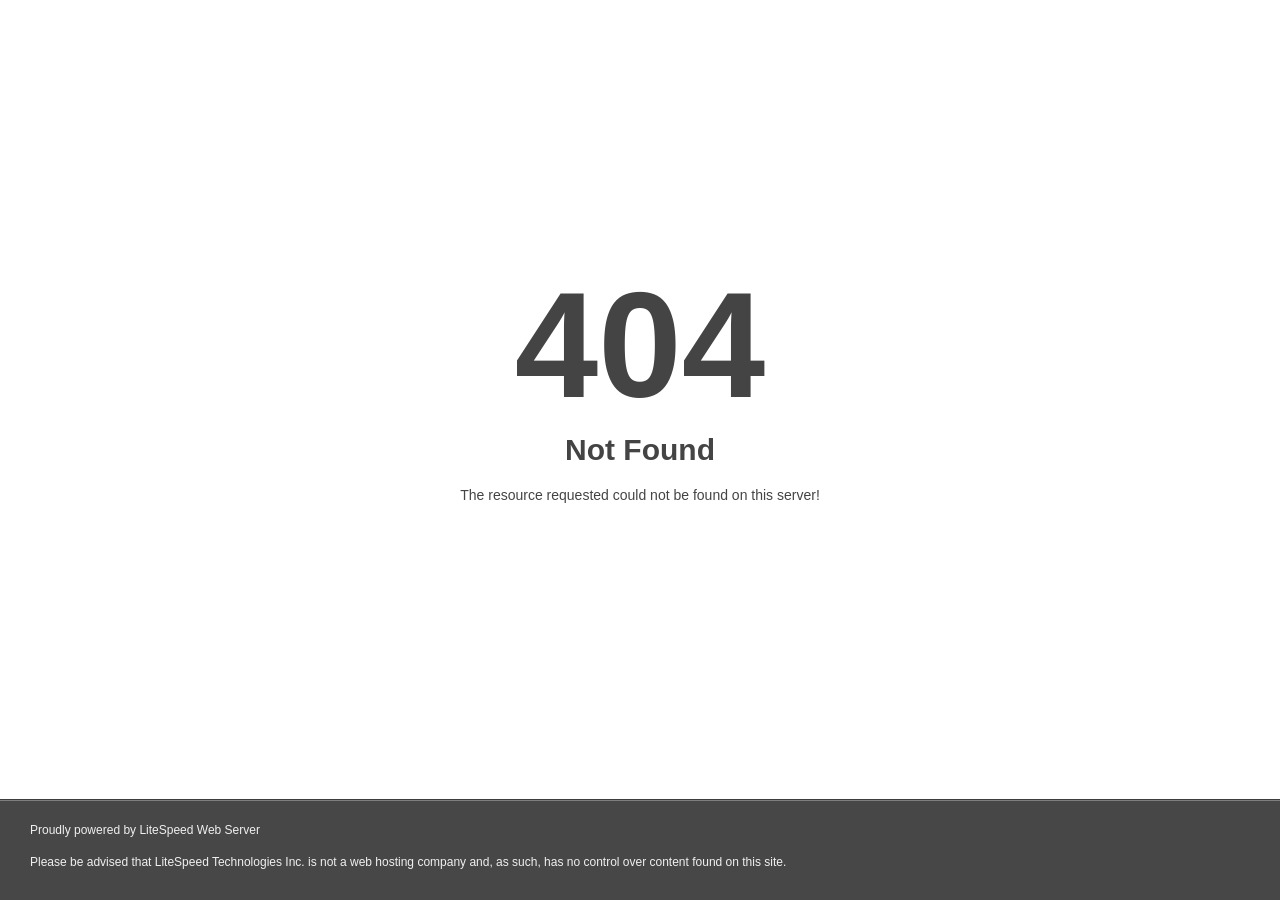
<file: assets/images/cv.html>
<!DOCTYPE html>
<html style="height:100%">
<head>
<meta name="viewport" content="width=device-width, initial-scale=1, shrink-to-fit=no" />
<title> 404 Not Found
</title><style>@media (prefers-color-scheme:dark){body{background-color:#000!important}}</style></head>
<body style="color: #444; margin:0;font: normal 14px/20px Arial, Helvetica, sans-serif; height:100%; background-color: #fff;">
<div style="height:auto; min-height:100%; ">     <div style="text-align: center; width:800px; margin-left: -400px; position:absolute; top: 30%; left:50%;">
        <h1 style="margin:0; font-size:150px; line-height:150px; font-weight:bold;">404</h1>
<h2 style="margin-top:20px;font-size: 30px;">Not Found
</h2>
<p>The resource requested could not be found on this server!</p>
</div></div><div style="color:#f0f0f0; font-size:12px;margin:auto;padding:0px 30px 0px 30px;position:relative;clear:both;height:100px;margin-top:-101px;background-color:#474747;border-top: 1px solid rgba(0,0,0,0.15);box-shadow: 0 1px 0 rgba(255, 255, 255, 0.3) inset;">
<br>Proudly powered by LiteSpeed Web Server<p>Please be advised that LiteSpeed Technologies Inc. is not a web hosting company and, as such, has no control over content found on this site.</p></div></body></html>
</file>
<file: assets/css/plugins/odometer.css>
.odometer.odometer-auto-theme,.odometer.odometer-theme-default {
    display: inline-block;
    vertical-align: middle;
    position: relative
}

.odometer.odometer-auto-theme .odometer-digit,.odometer.odometer-theme-default .odometer-digit {
    display: inline-block;
    vertical-align: middle;
    position: relative
}

.odometer.odometer-auto-theme .odometer-digit .odometer-digit-spacer,.odometer.odometer-theme-default .odometer-digit .odometer-digit-spacer {
    display: inline-block;
    vertical-align: middle;
    visibility: hidden
}

.odometer.odometer-auto-theme .odometer-digit .odometer-digit-inner,.odometer.odometer-theme-default .odometer-digit .odometer-digit-inner {
    text-align: left;
    display: block;
    position: absolute;
    top: 0;
    left: 0;
    right: 0;
    bottom: 0;
    overflow: hidden
}

.odometer.odometer-auto-theme .odometer-digit .odometer-ribbon,.odometer.odometer-theme-default .odometer-digit .odometer-ribbon {
    display: block
}

.odometer.odometer-auto-theme .odometer-digit .odometer-ribbon-inner,.odometer.odometer-theme-default .odometer-digit .odometer-ribbon-inner {
    display: block;
    -webkit-backface-visibility: hidden
}

.odometer.odometer-auto-theme .odometer-digit .odometer-value,.odometer.odometer-theme-default .odometer-digit .odometer-value {
    display: block;
    -webkit-transform: translateZ(0)
}

.odometer.odometer-auto-theme .odometer-digit .odometer-value.odometer-last-value,.odometer.odometer-theme-default .odometer-digit .odometer-value.odometer-last-value {
    position: absolute
}

.odometer.odometer-auto-theme.odometer-animating-up .odometer-ribbon-inner,.odometer.odometer-theme-default.odometer-animating-up .odometer-ribbon-inner {
    -webkit-transition: -webkit-transform 2s;
    transition: -webkit-transform 2s;
    transition: transform 2s;
    transition: transform 2s, -webkit-transform 2s
}

.odometer.odometer-auto-theme.odometer-animating-up.odometer-animating .odometer-ribbon-inner,.odometer.odometer-theme-default.odometer-animating-up.odometer-animating .odometer-ribbon-inner {
    -webkit-transform: translateY(-100%);
    -ms-transform: translateY(-100%);
    transform: translateY(-100%)
}

.odometer.odometer-auto-theme.odometer-animating-down .odometer-ribbon-inner,.odometer.odometer-theme-default.odometer-animating-down .odometer-ribbon-inner {
    -webkit-transform: translateY(-100%);
    -ms-transform: translateY(-100%);
    transform: translateY(-100%)
}

.odometer.odometer-auto-theme.odometer-animating-down.odometer-animating .odometer-ribbon-inner,.odometer.odometer-theme-default.odometer-animating-down.odometer-animating .odometer-ribbon-inner {
    -webkit-transition: -webkit-transform 2s;
    transition: -webkit-transform 2s;
    transition: transform 2s;
    transition: transform 2s, -webkit-transform 2s;
    -webkit-transform: translateY(0);
    -ms-transform: translateY(0);
    transform: translateY(0)
}

.odometer.odometer-auto-theme,.odometer.odometer-theme-default {
    font-family: "Helvetica Neue",sans-serif;
    line-height: 1.1em
}

.odometer.odometer-auto-theme .odometer-value,.odometer.odometer-theme-default .odometer-value {
    text-align: center
}
</file>
